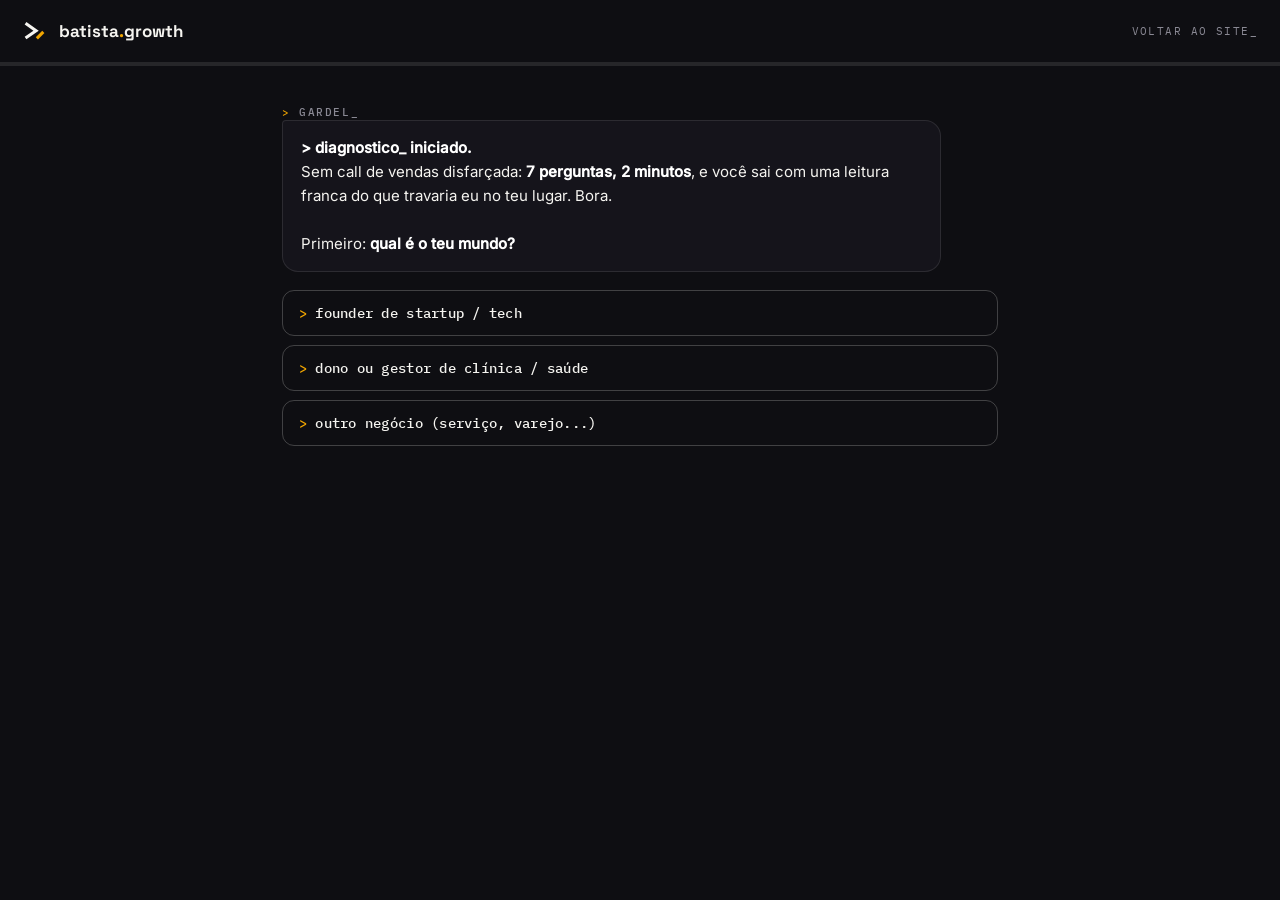
<file: diagnostico/index.html>
<!DOCTYPE html>
<html lang="pt-BR">
<head>
<meta charset="UTF-8">
<meta name="viewport" content="width=device-width, initial-scale=1.0">
<title>Diagnóstico · batista.growth</title>
<meta name="description" content="6 perguntas, 2 minutos, uma leitura franca da tua operação. Sem call de vendas disfarçada.">
<meta property="og:title" content="Roda o diagnóstico · batista.growth">
<meta property="og:description" content="6 perguntas, 2 minutos, uma leitura franca da tua operação.">
<meta property="og:image" content="https://gardelbatista.com.br/assets/og-image.png">
<meta name="theme-color" content="#0E0E12">
<link rel="icon" href="../favicon.ico" sizes="48x48">
<link rel="apple-touch-icon" href="../apple-touch-icon-180.png">
<style>
@font-face{font-family:'SpaceG';src:url('../assets/fonts/space-grotesk-v22-latin-700.ttf');font-weight:700;font-display:swap}
@font-face{font-family:'SpaceG';src:url('../assets/fonts/space-grotesk-v22-latin-500.ttf');font-weight:500;font-display:swap}
@font-face{font-family:'Inter';src:url('../assets/fonts/inter-v20-latin-regular.ttf');font-weight:400;font-display:swap}
@font-face{font-family:'Inter';src:url('../assets/fonts/inter-v20-latin-500.ttf');font-weight:500;font-display:swap}
@font-face{font-family:'Plex';src:url('../assets/fonts/ibm-plex-mono-v20-latin-regular.ttf');font-weight:400;font-display:swap}
@font-face{font-family:'Plex';src:url('../assets/fonts/ibm-plex-mono-v20-latin-500.ttf');font-weight:500;font-display:swap}
@font-face{font-family:'Plex';src:url('../assets/fonts/ibm-plex-mono-v20-latin-600.ttf');font-weight:600;font-display:swap}
:root{--porcelana:#F5F4F0;--ink:#0E0E12;--panel:#15141B;--grafite:#8A8994;--cobalto:#7A8CFF;--amber:#F0A500;--hair:rgba(245,244,240,.1);
--disp:'SpaceG',Arial,sans-serif;--mono:'Plex',Consolas,monospace;--body:'Inter',Arial,sans-serif}
*{box-sizing:border-box;margin:0;padding:0}
body{background:var(--ink);color:var(--porcelana);font-family:var(--body);min-height:100svh;display:flex;flex-direction:column}
::selection{background:var(--amber);color:var(--ink)}
a{color:inherit}

.top{display:flex;align-items:center;justify-content:space-between;padding:18px 22px;border-bottom:1px solid var(--hair)}
.top .lock{display:flex;align-items:center;gap:11px;text-decoration:none}
.top .lock img{height:26px}
.top .lock b{font-family:var(--disp);font-weight:700;font-size:17px}
.top .lock b i{font-style:normal;color:var(--amber)}
.top .sair{font-family:var(--mono);font-size:11px;letter-spacing:.13em;color:var(--grafite);text-decoration:none;text-transform:uppercase}
.top .sair:hover{color:var(--porcelana)}

#prog{height:3px;background:var(--hair)}
#prog i{display:block;height:100%;background:var(--amber);width:0;transition:width .5s cubic-bezier(.2,.7,.2,1)}

.term{flex:1;width:100%;max-width:760px;margin:0 auto;padding:34px 22px 130px;display:flex;flex-direction:column;gap:18px}
.msg{max-width:92%;opacity:0;transform:translateY(10px);transition:all .45s}
.msg.in{opacity:1;transform:none}
.msg .quem{font-family:var(--mono);font-weight:500;font-size:10.5px;letter-spacing:.15em;color:var(--grafite);text-transform:uppercase;margin-bottom:7px}
.msg .quem .p{color:var(--amber)}
.msg .bolha{background:var(--panel);border:1px solid var(--hair);border-radius:4px 16px 16px 16px;padding:15px 18px;font-size:15px;line-height:1.6}
.msg .bolha b{color:#fff}
.msg .bolha .cb{color:var(--cobalto)}
.msg.eu{align-self:flex-end}
.msg.eu .quem{text-align:right}
.msg.eu .bolha{background:var(--amber);color:var(--ink);border:0;border-radius:16px 4px 16px 16px;font-weight:500}
.digitando{font-family:var(--mono);font-size:13px;color:var(--grafite)}
.digitando i{display:inline-block;width:8px;height:14px;background:var(--amber);vertical-align:middle;animation:blink 1s steps(1) infinite}
@keyframes blink{50%{opacity:0}}

.opts{display:flex;flex-direction:column;gap:9px;opacity:0;transform:translateY(10px);transition:all .45s}
.opts.in{opacity:1;transform:none}
.opts button{font-family:var(--mono);font-weight:500;font-size:13.5px;text-align:left;letter-spacing:.02em;background:transparent;color:var(--porcelana);border:1.5px solid rgba(245,244,240,.22);border-radius:12px;padding:13px 16px;cursor:pointer;transition:border-color .2s,background .2s,transform .15s}
.opts button:hover{border-color:var(--amber);background:rgba(240,165,0,.07);transform:translateX(3px)}
.opts button .p{color:var(--amber);margin-right:8px}
.opts .inputrow{display:flex;gap:9px}
.opts input{flex:1;font-family:var(--mono);font-size:14px;background:var(--panel);color:var(--porcelana);border:1.5px solid rgba(245,244,240,.22);border-radius:12px;padding:13px 16px;outline:none}
.opts input:focus{border-color:var(--amber)}
.opts .go{font-family:var(--disp);font-weight:700;font-size:14px;background:var(--amber);color:var(--ink);border:0;border-radius:12px;padding:0 22px;cursor:pointer}

.resultado{background:var(--panel);border:1px solid var(--hair);border-radius:18px;padding:24px;opacity:0;transform:translateY(12px);transition:all .5s}
.resultado.in{opacity:1;transform:none}
.resultado .k{font-family:var(--mono);font-weight:500;font-size:11px;letter-spacing:.15em;color:var(--amber);text-transform:uppercase}
.resultado h2{font-family:var(--disp);font-weight:700;font-size:clamp(22px,4.5vw,28px);line-height:1.2;margin-top:12px}
.resultado h2 .dot{color:var(--amber)}
.resultado p{font-size:14.5px;line-height:1.65;color:#B9B8C2;margin-top:12px}
.resultado .rec{margin-top:16px;font-family:var(--mono);font-size:13px;line-height:2;color:#B9B8C2}
.resultado .rec b{color:var(--porcelana);font-weight:600}
.resultado .rec .ok{color:var(--amber)}
.resultado .cta{display:inline-flex;align-items:center;gap:10px;margin-top:20px;font-family:var(--disp);font-weight:700;font-size:16.5px;background:var(--amber);color:var(--ink);padding:16px 26px;border-radius:13px;text-decoration:none;box-shadow:0 8px 26px rgba(240,165,0,.3)}
.resultado .cta:hover{box-shadow:0 12px 34px rgba(240,165,0,.45)}
.resultado .micro{font-family:var(--mono);font-size:11px;letter-spacing:.12em;color:var(--grafite);margin-top:14px;text-transform:uppercase}

@media(max-width:760px){
  .term{padding:26px 16px 110px}
  .msg{max-width:100%}
  .opts button{font-size:12.5px}
}
@media(prefers-reduced-motion:reduce){*{transition-duration:.01ms!important;animation-duration:.01ms!important}}
</style>
</head>
<body>

<div class="top">
  <a class="lock" href="../" target="_top"><img src="../assets/simbolo-prompt-branco.svg" alt=""><b>batista<i>.</i>growth</b></a>
  <a class="sair" href="../" target="_top">voltar ao site_</a>
</div>
<div id="prog"><i></i></div>

<div class="term" id="term"></div>

<script>
/* ── CONFIG: número do WhatsApp do Gardel (só dígitos, com 55). Vazio = cai no direct do IG ── */
const WHATS = '';
const IG_DIRECT = 'https://ig.me/m/batista.growth';

/* ── Backend: mesmo Supabase do gardelbatista.com.br (infra espelhada do diagnóstico MyDose) ── */
const SB_URL = 'https://vdkxffydbkuhjszmlamd.supabase.co';
const SB_KEY = 'eyJhbGciOiJIUzI1NiIsInR5cCI6IkpXVCJ9.eyJpc3MiOiJzdXBhYmFzZSIsInJlZiI6InZka3hmZnlkYmt1aGpzem1sYW1kIiwicm9sZSI6ImFub24iLCJpYXQiOjE3Njk3MjI5OTcsImV4cCI6MjA4NTI5ODk5N30.9TOXl94Vednst5RnkCXfx2sdUbQpNlzuPMGNpv8POP8';
const ABANDONO_MIN = 5;

const R = {}; // respostas
const term = document.getElementById('term');
const prog = document.querySelector('#prog i');
const TOTAL = 7;
let passo = 0;

const SESSION_ID = (crypto.randomUUID ? crypto.randomUUID() : String(Math.random()).slice(2));
const LEAD_ID = crypto.randomUUID ? crypto.randomUUID() : null;
let leadSalvo = false, passoAtual = 'inicio';
const DEMO = location.hash === '#demo';

function sbHeaders(){ return {'Content-Type':'application/json','apikey':SB_KEY,'Authorization':'Bearer '+SB_KEY,'Prefer':'return=minimal'}; }
function logEvent(event, step){
  if(DEMO) return;
  try{ fetch(SB_URL+'/rest/v1/batista_diagnostico_events', {method:'POST',headers:sbHeaders(),keepalive:true,
    body: JSON.stringify({session_id:SESSION_ID, event, step:step||passoAtual})}).catch(()=>{}); }catch(e){}
}
function leadPayload(incompleto){
  return {id:LEAD_ID, nome:R.nome||null, whatsapp:R.whats||null, perfil:R.perfil||null,
    faturamento:R.fat||null, gargalo:R.gargalo||null, tentou:R.tentou||null, urgencia:R.urg||null,
    incompleto:!!incompleto, passo:passoAtual};
}
function saveLead(){
  if(DEMO) return;
  if(leadSalvo){ // parcial já gravado: completa no MESMO id
    try{ fetch(SB_URL+'/rest/v1/rpc/batista_diagnostico_lead_complete', {method:'POST',headers:sbHeaders(),keepalive:true,
      body: JSON.stringify({p_id:LEAD_ID,p_nome:R.nome||null,p_whatsapp:R.whats||null,p_perfil:R.perfil||null,
        p_faturamento:R.fat||null,p_gargalo:R.gargalo||null,p_tentou:R.tentou||null,p_urgencia:R.urg||null})}).catch(()=>{}); }catch(e){}
    return;
  }
  leadSalvo = true;
  try{ fetch(SB_URL+'/rest/v1/batista_diagnostico_leads', {method:'POST',headers:sbHeaders(),keepalive:true,
    body: JSON.stringify(leadPayload(false))}).catch(()=>{}); }catch(e){}
}
/* lead incompleto: com nome+whats dados e sem finalizar, dispara na inatividade ou na saída */
let abandonoTimer = null;
function armaAbandono(){
  clearTimeout(abandonoTimer);
  if(leadSalvo || !R.whats) return;
  abandonoTimer = setTimeout(()=>salvaIncompleto('inatividade'), ABANDONO_MIN*60*1000);
}
function salvaIncompleto(motivo){
  if(leadSalvo || !R.whats) return;
  leadSalvo = true;
  const url = SB_URL+'/rest/v1/batista_diagnostico_leads?apikey='+SB_KEY;
  const body = JSON.stringify(leadPayload(true));
  try{
    if(navigator.sendBeacon){ navigator.sendBeacon(url, new Blob([body],{type:'application/json'})); }
    else{ fetch(url,{method:'POST',headers:sbHeaders(),keepalive:true,body}).catch(()=>{}); }
    logEvent('lead_incompleto', motivo);
  }catch(e){}
}
addEventListener('pagehide', ()=>salvaIncompleto('saida'));
document.addEventListener('visibilitychange', ()=>{ if(document.visibilityState==='hidden') salvaIncompleto('saida'); });

function scrollFim(){ requestAnimationFrame(()=>window.scrollTo({top:document.body.scrollHeight,behavior:'smooth'})); }

function bot(html, cb){
  const t = document.createElement('div');
  t.className = 'msg digitando'; t.innerHTML = '<span class="quem"><span class="p">&gt;</span> gardel_</span><div class="bolha"><i></i></div>';
  term.appendChild(t); requestAnimationFrame(()=>t.classList.add('in')); scrollFim();
  setTimeout(()=>{
    t.classList.remove('digitando');
    t.querySelector('.bolha').innerHTML = html;
    scrollFim(); if(cb) cb();
  }, 620);
}
function eu(txt){
  const m = document.createElement('div');
  m.className = 'msg eu'; m.innerHTML = '<div class="quem">você_</div><div class="bolha"></div>';
  m.querySelector('.bolha').textContent = txt;
  term.appendChild(m); requestAnimationFrame(()=>m.classList.add('in')); scrollFim();
  armaAbandono();
}
function marcaPasso(p){ passoAtual = p; logEvent('step', p); }
function opcoes(lista, onPick){
  const o = document.createElement('div'); o.className = 'opts';
  lista.forEach(([label,val])=>{
    const b = document.createElement('button');
    b.innerHTML = '<span class="p">&gt;</span>' + label;
    b.onclick = ()=>{ o.remove(); eu(label); onPick(val ?? label); };
    o.appendChild(b);
  });
  term.appendChild(o); requestAnimationFrame(()=>o.classList.add('in')); scrollFim();
}
function inputTexto(placeholder, onOk){
  const o = document.createElement('div'); o.className = 'opts';
  o.innerHTML = '<div class="inputrow"><input type="text" placeholder="'+placeholder+'" maxlength="60"><button class="go">enviar</button></div>';
  const inp = o.querySelector('input');
  const enviar = ()=>{ const v = inp.value.trim(); if(!v) return; o.remove(); eu(v); onOk(v); };
  o.querySelector('.go').onclick = enviar;
  inp.addEventListener('keydown', e=>{ if(e.key==='Enter') enviar(); });
  term.appendChild(o); requestAnimationFrame(()=>{o.classList.add('in'); inp.focus();}); scrollFim();
}
function avanca(){ passo++; prog.style.width = (passo/TOTAL*100)+'%'; }

/* ── FLUXO ── */
function q1(){
  marcaPasso('mundo');
  bot('<b>&gt; diagnostico_ iniciado.</b><br>Sem call de vendas disfarçada: <b>7 perguntas, 2 minutos</b>, e você sai com uma leitura franca do que travaria eu no teu lugar. Bora. <br><br>Primeiro: <b>qual é o teu mundo?</b>', ()=>{
    opcoes([
      ['founder de startup / tech','founder'],
      ['dono ou gestor de clínica / saúde','clinica'],
      ['outro negócio (serviço, varejo...)','outro'],
    ], v=>{ R.perfil = v; avanca(); q2(); });
  });
}
function q2(){
  marcaPasso('nome');
  bot('Anotado. E <b>como eu te chamo?</b>', ()=>{
    inputTexto('teu primeiro nome_', v=>{ R.nome = v.split(' ')[0]; avanca(); q3(); });
  });
}
function q3(){
  marcaPasso('faturamento');
  bot('Prazer, <b>'+R.nome+'</b>. Faixa de <b>faturamento mensal</b> hoje? (isso muda completamente a receita)', ()=>{
    opcoes([
      ['até R$ 30 mil','até 30k'],
      ['R$ 30 a 100 mil','30-100k'],
      ['R$ 100 a 500 mil','100-500k'],
      ['acima de R$ 500 mil','500k+'],
    ], v=>{ R.fat = v; avanca(); q4(); });
  });
}
function q4(){
  marcaPasso('gargalo');
  bot('Agora o ponto central. <b>Onde a operação trava mais hoje?</b>', ()=>{
    opcoes([
      ['chega pouco lead qualificado','leads'],
      ['lead chega e esfria (follow-up falha)','followup'],
      ['decido no achismo, sem número confiável','numeros'],
      ['tudo depende de mim, nada roda sozinho','dependencia'],
      ['quero IA na operação e não sei por onde começar','ia'],
    ], v=>{ R.gargalo = v; avanca(); q5(); });
  });
}
function q5(){
  marcaPasso('tentou');
  bot('E o que você <b>já tentou</b> pra resolver isso?', ()=>{
    opcoes([
      ['tráfego pago / agência','agência'],
      ['contratei vendedor / SDR','vendedor'],
      ['CRM ou ferramenta que ninguém usa','crm parado'],
      ['nada estruturado ainda','nada ainda'],
    ], v=>{ R.tentou = v; avanca(); q6(); });
  });
}
function q6(){
  marcaPasso('urgencia');
  bot('Quase lá. <b>Urgência real</b> disso aí?', ()=>{
    opcoes([
      ['pra ontem, está custando caro','pra ontem'],
      ['quero resolver nos próximos 3 meses','3 meses'],
      ['explorando por enquanto','explorando'],
    ], v=>{ R.urg = v; avanca(); q7(); });
  });
}
function q7(){
  marcaPasso('whatsapp');
  bot('Última: teu <b>WhatsApp com DDD</b>, pra eu te mandar a leitura completa (e nada de spam, palavra).', ()=>{
    const o = document.createElement('div'); o.className = 'opts';
    o.innerHTML = '<div class="inputrow"><input type="tel" placeholder="(48) 99999-9999_" maxlength="16"><button class="go">enviar</button></div>';
    const inp = o.querySelector('input');
    inp.addEventListener('input', ()=>{
      let d = inp.value.replace(/\D/g,'').slice(0,11);
      inp.value = d.length>7 ? '('+d.slice(0,2)+') '+d.slice(2,7)+'-'+d.slice(7) : d.length>2 ? '('+d.slice(0,2)+') '+d.slice(2) : d;
    });
    const enviar = ()=>{
      const d = inp.value.replace(/\D/g,'');
      if(d.length < 10){ inp.style.borderColor = '#e5484d'; inp.placeholder = 'preciso do número com DDD_'; return; }
      o.remove(); eu(inp.value); R.whats = '55'+d; avanca(); resultado();
    };
    o.querySelector('.go').onclick = enviar;
    inp.addEventListener('keydown', e=>{ if(e.key==='Enter') enviar(); });
    term.appendChild(o); requestAnimationFrame(()=>{o.classList.add('in'); inp.focus();}); scrollFim();
  });
}

const LEITURA = {
  leads:      {t:'Teu problema não é volume, é máquina de aquisição', p:'Antes de comprar mais tráfego: ICP afiado, oferta clara e canal com dono. Volume em cima de funil furado só acelera o desperdício.', rec:['diagnostico_ mapeia o funil e o ICP','sistema.comercial_ monta a máquina de aquisição','ia.operacional_ qualifica o lead que chega']},
  followup:   {t:'Lead esfriando é receita escorrendo pelo ralo', p:'Isso é o gargalo mais barato de resolver: cadência com dono, CRM vivo e follow-up que não depende de memória humana. É exatamente o que eu opero com agente de IA na minha própria operação.', rec:['diagnostico_ audita a cadência atual','ia.operacional_ agente de follow-up que não esquece','sistema.comercial_ processo e dono pra cada etapa']},
  numeros:    {t:'Sem número, toda reunião vira opinião contra opinião', p:'Um dashboard comercial simples, com 5 números confiáveis chegando todo dia, muda o nível das tuas decisões em 2 semanas. Eu construo isso com IA na frente dos teus dados.', rec:['diagnostico_ define os 5 números que importam','ia.operacional_ relatório diário sem ninguém digitar','conselho_ decisão quinzenal em cima do número']},
  dependencia:{t:'Crescimento que depende de heroísmo é sorte com prazo', p:'A saída é sistema: processo documentado, dono por etapa e o repetitivo rodando em IA. Você volta pro papel de decidir, não de carregar.', rec:['diagnostico_ mapeia o que só você faz hoje','sistema.comercial_ processo com dono e meta','ia.operacional_ o repetitivo sai da tua mesa']},
  ia:         {t:'IA sem gargalo definido vira brinquedo caro', p:'O caminho certo é o inverso do hype: achar o gargalo que mais custa, colocar IA ali primeiro, medir, expandir. Eu faço isso todos os dias na minha operação e nas dos clientes.', rec:['diagnostico_ acha o gargalo que mais paga','ia.operacional_ primeiro agente em produção','conselho_ roadmap de IA trimestre a trimestre']},
};

function resultado(){
  marcaPasso('resultado');
  saveLead();
  logEvent('lead');
  const L = LEITURA[R.gargalo];
  bot('Fechou, '+R.nome+'. Rodei tua leitura preliminar:', ()=>{
    const r = document.createElement('div');
    r.className = 'resultado';
    r.innerHTML = `
      <div class="k">&gt; leitura preliminar · ${R.perfil} · ${R.fat}_</div>
      <h2>${L.t}<span class="dot">.</span></h2>
      <p>${L.p}</p>
      <div class="rec">${L.rec.map(x=>{const i=x.indexOf('_');return '<span class="ok">&gt;</span> <b>'+x.slice(0,i+1)+'</b>'+x.slice(i+1)}).join('<br>')}</div>
      <a class="cta" id="ctaz" href="#">Continuar no meu WhatsApp <span aria-hidden="true">↗</span></a>
      <div class="micro">a leitura completa eu faço contigo, ao vivo. resposta em até 1 dia útil_</div>`;
    term.appendChild(r); requestAnimationFrame(()=>r.classList.add('in')); scrollFim();
    const msg = 'Rodei o diagnóstico no site. Perfil: '+R.perfil+' · Faturamento: '+R.fat+' · Gargalo: '+R.gargalo+' · Já tentei: '+R.tentou+' · Urgência: '+R.urg+'. Sou '+R.nome+'. Bora continuar?';
    const cta = r.querySelector('#ctaz');
    cta.href = WHATS ? 'https://wa.me/'+WHATS+'?text='+encodeURIComponent(msg) : IG_DIRECT;
    cta.target = '_blank'; cta.rel = 'noopener';
    cta.addEventListener('click', ()=>logEvent('whats_click'));
  });
}

/* #demo pula pro resultado SEM gravar lead (validação/teste de copy) */
if(location.hash === '#demo'){
  Object.assign(R, {perfil:'clinica', nome:'Gardel', fat:'30-100k', gargalo:'followup', tentou:'crm parado', urg:'pra ontem'});
  leadSalvo = true; // trava o saveLead: demo nunca grava no banco
  passo = TOTAL; prog.style.width = '100%';
  resultado();
}else{
  logEvent('view','inicio');
  q1();
}
</script>
</body>
</html>
</file>
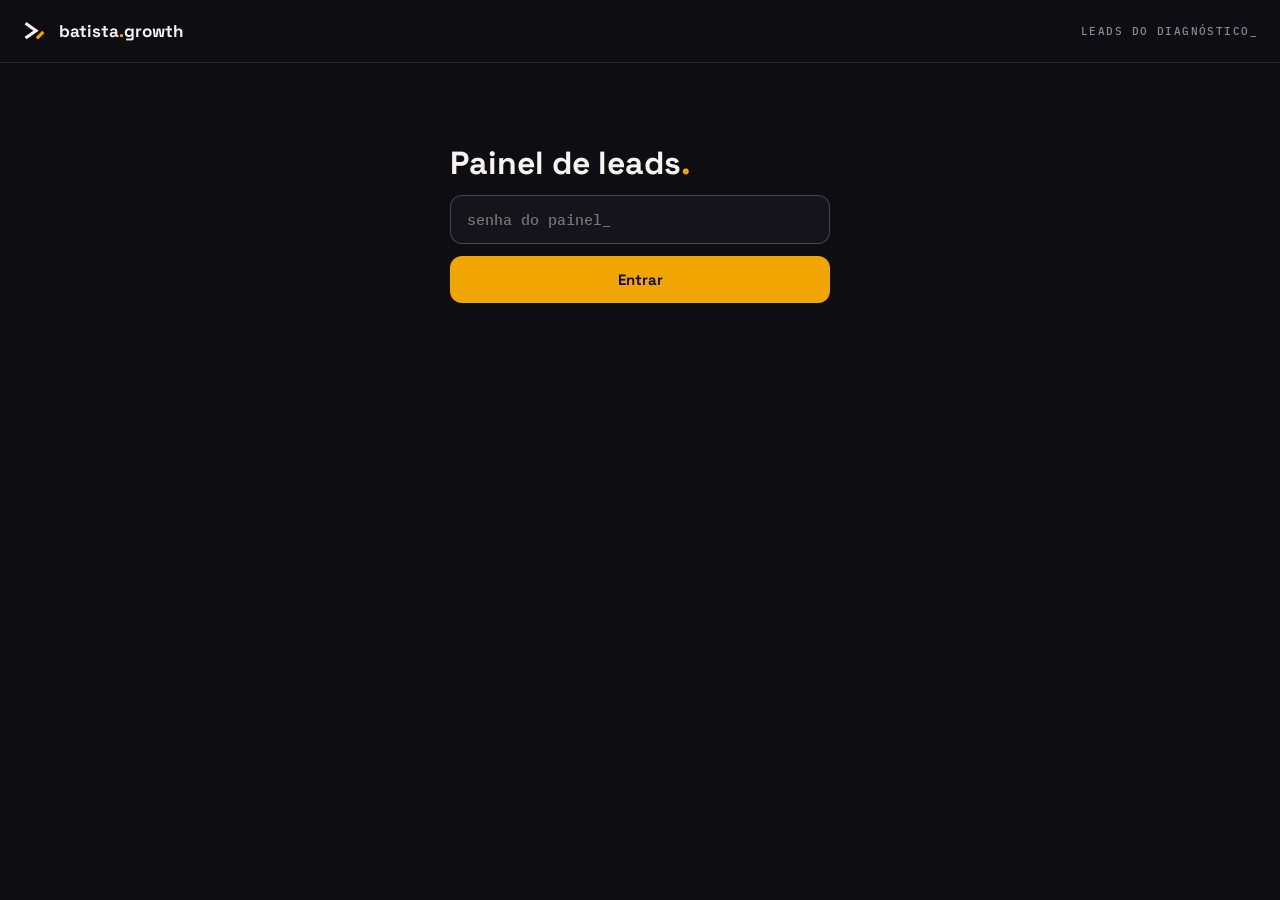
<file: diagnostico/admin/index.html>
<!DOCTYPE html>
<html lang="pt-BR">
<head>
<meta charset="UTF-8">
<meta name="viewport" content="width=device-width, initial-scale=1.0">
<title>Leads do diagnóstico · batista.growth</title>
<meta name="robots" content="noindex,nofollow">
<link rel="icon" href="../../favicon.ico" sizes="48x48">
<style>
@font-face{font-family:'SpaceG';src:url('../../assets/fonts/space-grotesk-v22-latin-700.ttf');font-weight:700;font-display:swap}
@font-face{font-family:'Inter';src:url('../../assets/fonts/inter-v20-latin-regular.ttf');font-weight:400;font-display:swap}
@font-face{font-family:'Inter';src:url('../../assets/fonts/inter-v20-latin-500.ttf');font-weight:500;font-display:swap}
@font-face{font-family:'Plex';src:url('../../assets/fonts/ibm-plex-mono-v20-latin-500.ttf');font-weight:500;font-display:swap}
:root{--porcelana:#F5F4F0;--ink:#0E0E12;--panel:#15141B;--grafite:#8A8994;--cobalto:#7A8CFF;--amber:#F0A500;--hair:rgba(245,244,240,.1);
--disp:'SpaceG',Arial,sans-serif;--mono:'Plex',Consolas,monospace;--body:'Inter',Arial,sans-serif}
*{box-sizing:border-box;margin:0;padding:0}
body{background:var(--ink);color:var(--porcelana);font-family:var(--body);min-height:100svh}
a{color:inherit}
.top{display:flex;align-items:center;justify-content:space-between;padding:18px 22px;border-bottom:1px solid var(--hair)}
.top .lock{display:flex;align-items:center;gap:11px;text-decoration:none}
.top .lock img{height:26px}
.top .lock b{font-family:var(--disp);font-weight:700;font-size:17px}
.top .lock b i{font-style:normal;color:var(--amber)}
.top .k{font-family:var(--mono);font-size:11px;letter-spacing:.13em;color:var(--grafite);text-transform:uppercase}
.wrap{max-width:1080px;margin:0 auto;padding:30px 22px 80px}
h1{font-family:var(--disp);font-weight:700;font-size:clamp(24px,4vw,32px)}
h1 .dot{color:var(--amber)}
.login{max-width:380px;margin:80px auto;display:flex;flex-direction:column;gap:12px}
.login input{font-family:var(--mono);font-size:15px;background:var(--panel);color:var(--porcelana);border:1.5px solid rgba(245,244,240,.22);border-radius:12px;padding:14px 16px;outline:none}
.login input:focus{border-color:var(--amber)}
.login button{font-family:var(--disp);font-weight:700;font-size:15px;background:var(--amber);color:var(--ink);border:0;border-radius:12px;padding:14px;cursor:pointer}
.login .erro{font-family:var(--mono);font-size:12px;color:#e5484d;display:none}
.filtros{display:flex;gap:8px;margin:22px 0}
.filtros button{font-family:var(--mono);font-size:12px;letter-spacing:.08em;background:transparent;color:var(--grafite);border:1.5px solid rgba(245,244,240,.18);border-radius:999px;padding:8px 16px;cursor:pointer}
.filtros button.on{background:var(--amber);color:var(--ink);border-color:var(--amber);font-weight:600}
.cards{display:grid;grid-template-columns:repeat(auto-fit,minmax(150px,1fr));gap:12px;margin-bottom:26px}
.card{background:var(--panel);border:1px solid var(--hair);border-radius:14px;padding:16px 18px}
.card .n{font-family:var(--disp);font-weight:700;font-size:30px}
.card .n.am{color:var(--amber)}
.card .l{font-family:var(--mono);font-size:10.5px;letter-spacing:.12em;color:var(--grafite);text-transform:uppercase;margin-top:4px}
.tblwrap{overflow-x:auto;border:1px solid var(--hair);border-radius:14px}
table{width:100%;border-collapse:collapse;font-size:13.5px;min-width:900px}
th{font-family:var(--mono);font-size:10.5px;letter-spacing:.12em;color:var(--grafite);text-transform:uppercase;text-align:left;padding:12px 14px;border-bottom:1px solid var(--hair);background:var(--panel)}
td{padding:12px 14px;border-bottom:1px solid var(--hair);vertical-align:top}
tr:last-child td{border-bottom:0}
td .nome{font-weight:500}
td .data{font-family:var(--mono);font-size:11px;color:var(--grafite)}
.badge{font-family:var(--mono);font-size:10px;letter-spacing:.08em;padding:4px 9px;border-radius:999px;text-transform:uppercase;white-space:nowrap}
.badge.ok{background:rgba(240,165,0,.15);color:var(--amber)}
.badge.inc{background:rgba(229,72,77,.15);color:#ff8b8e}
.wa{font-family:var(--mono);font-size:12px;color:var(--cobalto);text-decoration:none;white-space:nowrap}
.wa:hover{text-decoration:underline}
.vazio{padding:50px;text-align:center;font-family:var(--mono);font-size:13px;color:var(--grafite)}
#painel{display:none}
</style>
</head>
<body>
<div class="top">
  <a class="lock" href="../../"><img src="../../assets/simbolo-prompt-branco.svg" alt=""><b>batista<i>.</i>growth</b></a>
  <span class="k">leads do diagnóstico_</span>
</div>

<div class="login" id="login">
  <h1>Painel de leads<span class="dot">.</span></h1>
  <input type="password" id="senha" placeholder="senha do painel_">
  <div class="erro" id="erro">senha incorreta_</div>
  <button id="entrar">Entrar</button>
</div>

<div class="wrap" id="painel">
  <h1>Leads do diagnóstico<span class="dot">.</span></h1>
  <div class="filtros">
    <button data-d="7">7 dias</button>
    <button data-d="30" class="on">30 dias</button>
    <button data-d="0">tudo</button>
  </div>
  <div class="cards" id="cards"></div>
  <div class="tblwrap"><table>
    <thead><tr><th>quando</th><th>lead</th><th>perfil</th><th>faturamento</th><th>gargalo</th><th>já tentou</th><th>urgência</th><th>status</th></tr></thead>
    <tbody id="tbody"></tbody>
  </table></div>
</div>

<script>
const SB_URL = 'https://vdkxffydbkuhjszmlamd.supabase.co';
const SB_KEY = 'eyJhbGciOiJIUzI1NiIsInR5cCI6IkpXVCJ9.eyJpc3MiOiJzdXBhYmFzZSIsInJlZiI6InZka3hmZnlkYmt1aGpzem1sYW1kIiwicm9sZSI6ImFub24iLCJpYXQiOjE3Njk3MjI5OTcsImV4cCI6MjA4NTI5ODk5N30.9TOXl94Vednst5RnkCXfx2sdUbQpNlzuPMGNpv8POP8';
let SENHA = sessionStorage.getItem('batista-diag-admin') || '';
let DIAS = 30;

async function rpc(fn, args){
  const r = await fetch(SB_URL+'/rest/v1/rpc/'+fn, {method:'POST',
    headers:{'Content-Type':'application/json',apikey:SB_KEY,Authorization:'Bearer '+SB_KEY},
    body: JSON.stringify(args)});
  return r.json();
}
const GARGALO = {leads:'poucos leads', followup:'follow-up falha', numeros:'sem números', dependencia:'depende dele', ia:'quer IA'};

async function carrega(){
  const [leads, met] = await Promise.all([
    rpc('batista_diagnostico_admin_leads', {p_senha:SENHA, p_dias:DIAS}),
    rpc('batista_diagnostico_admin_metricas', {p_senha:SENHA, p_dias:DIAS})
  ]);
  if(leads === null){ sair(); return; }
  document.getElementById('cards').innerHTML = `
    <div class="card"><div class="n">${met.visitas}</div><div class="l">visitas</div></div>
    <div class="card"><div class="n am">${met.leads}</div><div class="l">leads completos</div></div>
    <div class="card"><div class="n">${met.incompletos}</div><div class="l">incompletos</div></div>
    <div class="card"><div class="n">${met.whats_clicks}</div><div class="l">cliques whatsapp</div></div>
    <div class="card"><div class="n">${met.visitas ? Math.round((met.leads+met.incompletos)/met.visitas*100)+'%' : '0%'}</div><div class="l">conversão em lead</div></div>`;
  const tb = document.getElementById('tbody');
  if(!leads.length){ tb.innerHTML = '<tr><td colspan="8"><div class="vazio">nenhum lead no período_ (o diagnóstico ainda não foi divulgado?)</div></td></tr>'; return; }
  tb.innerHTML = leads.map(l=>{
    const d = new Date(l.created_at);
    const dt = d.toLocaleDateString('pt-BR',{day:'2-digit',month:'2-digit'})+' '+d.toLocaleTimeString('pt-BR',{hour:'2-digit',minute:'2-digit'});
    const wa = l.whatsapp ? `<a class="wa" href="https://wa.me/${l.whatsapp}?text=${encodeURIComponent('Oi '+(l.nome||'')+', aqui é o Gardel. Vi que você rodou o diagnóstico no meu site. Bora conversar?')}" target="_blank" rel="noopener">${l.whatsapp.replace(/^55/,'')} ↗</a>` : '<span class="data">sem contato</span>';
    return `<tr>
      <td><div class="data">${dt}</div></td>
      <td><div class="nome">${l.nome||'(sem nome)'}</div>${wa}</td>
      <td>${l.perfil||''}</td>
      <td>${l.faturamento||''}</td>
      <td>${GARGALO[l.gargalo]||l.gargalo||''}</td>
      <td>${l.tentou||''}</td>
      <td>${l.urgencia||''}</td>
      <td><span class="badge ${l.incompleto?'inc':'ok'}">${l.incompleto?'parou em: '+(l.passo||'?'):'completo'}</span></td>
    </tr>`;
  }).join('');
}
function entra(){
  const s = document.getElementById('senha').value.trim();
  if(!s) return;
  rpc('batista_diagnostico_admin_ok', {p_senha:s}).then(ok=>{
    if(ok){ SENHA = s; sessionStorage.setItem('batista-diag-admin', s);
      document.getElementById('login').style.display='none';
      document.getElementById('painel').style.display='block'; carrega();
    } else { document.getElementById('erro').style.display='block'; }
  });
}
function sair(){ sessionStorage.removeItem('batista-diag-admin'); location.reload(); }
document.getElementById('entrar').onclick = entra;
document.getElementById('senha').addEventListener('keydown', e=>{ if(e.key==='Enter') entra(); });
document.querySelectorAll('.filtros button').forEach(b=>b.onclick = ()=>{
  document.querySelectorAll('.filtros button').forEach(x=>x.classList.remove('on'));
  b.classList.add('on'); DIAS = +b.dataset.d; carrega();
});
if(SENHA){ document.getElementById('login').style.display='none'; document.getElementById('painel').style.display='block'; carrega(); }
</script>
</body>
</html>
</file>
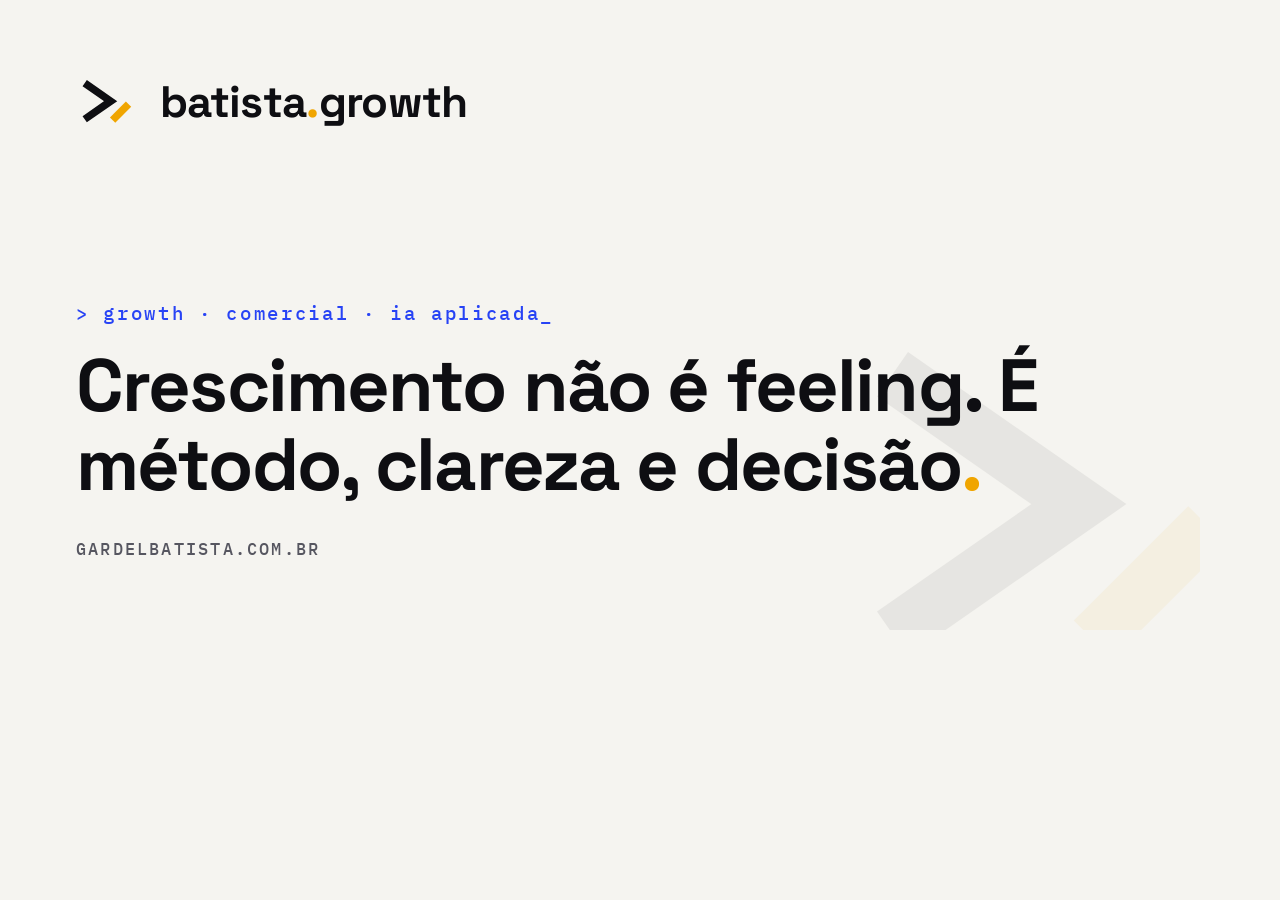
<file: _src/og-image.html>
<!DOCTYPE html>
<html>
<head>
<meta charset="UTF-8">
<style>
  @font-face{font-family:'SpaceG';src:url('../assets/fonts/space-grotesk-v22-latin-700.ttf');font-weight:700}
  @font-face{font-family:'Plex';src:url('../assets/fonts/ibm-plex-mono-v20-latin-500.ttf');font-weight:500}
  *{box-sizing:border-box;margin:0}
  html,body{width:1200px;height:630px;overflow:hidden}
  body{background:#F5F4F0;position:relative;font-family:'SpaceG'}
  .wm{position:absolute;right:-90px;bottom:-110px;width:460px;opacity:.06}
  .box{position:absolute;inset:0;padding:70px 76px;display:flex;flex-direction:column}
  .lock{display:flex;align-items:center;gap:20px}
  .lock img{height:64px}
  .lock b{font-family:'SpaceG';font-weight:700;font-size:44px;letter-spacing:-0.015em;color:#0E0E12}
  .lock b i{font-style:normal;color:#F0A500}
  .kick{font-family:'Plex';font-weight:500;font-size:19px;letter-spacing:.14em;color:#2743F5;margin-top:auto}
  h1{font-family:'SpaceG';font-weight:700;font-size:74px;line-height:1.06;letter-spacing:-0.025em;color:#0E0E12;margin-top:22px;max-width:980px}
  h1 .dot{color:#F0A500}
  .base{font-family:'Plex';font-weight:500;font-size:17px;letter-spacing:.13em;color:#565660;margin-top:34px;text-transform:uppercase}
</style>
</head>
<body>
<img class="wm" src="../assets/simbolo-prompt.svg">
<div class="box">
  <div class="lock"><img src="../assets/simbolo-prompt.svg"><b>batista<i>.</i>growth</b></div>
  <div class="kick">&gt; growth · comercial · ia aplicada_</div>
  <h1>Crescimento não é feeling. É método, clareza e decisão<span class="dot">.</span></h1>
  <div class="base">gardelbatista.com.br</div>
</div>
</body>
</html>
</file>
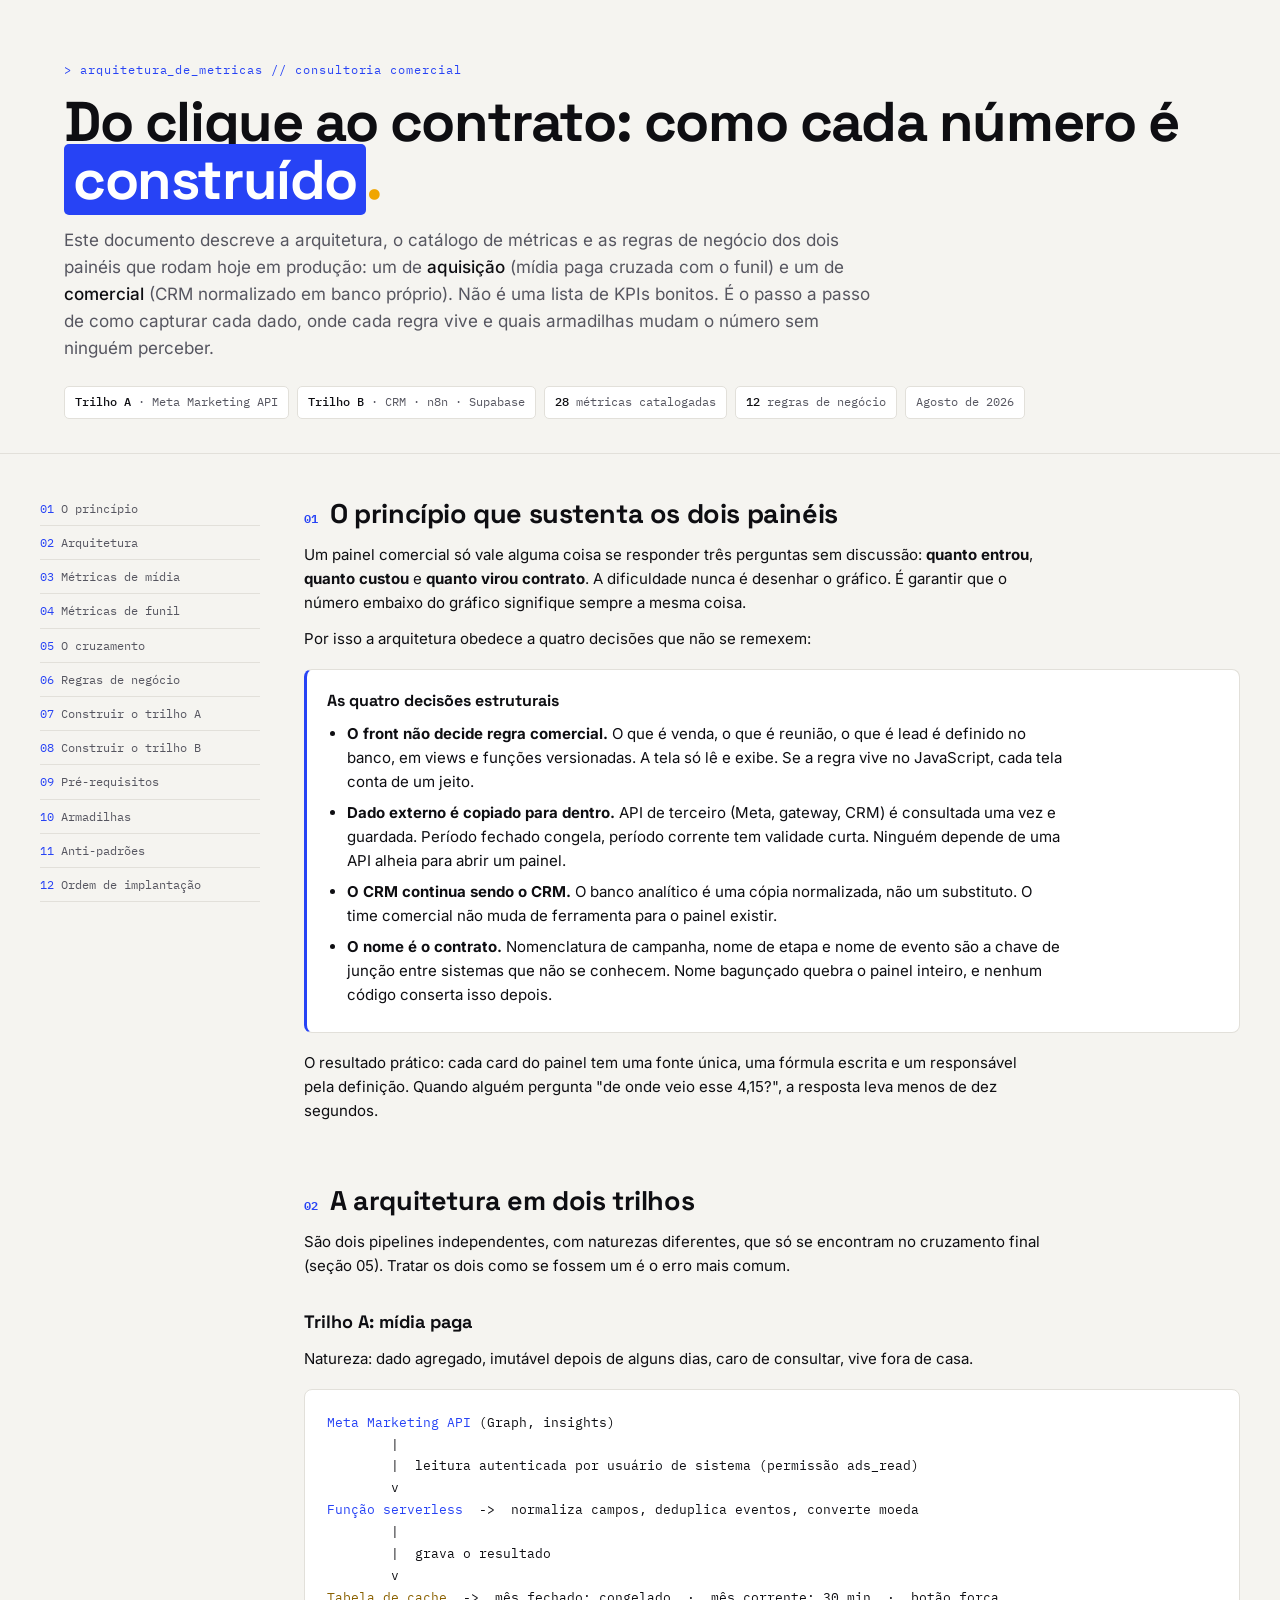
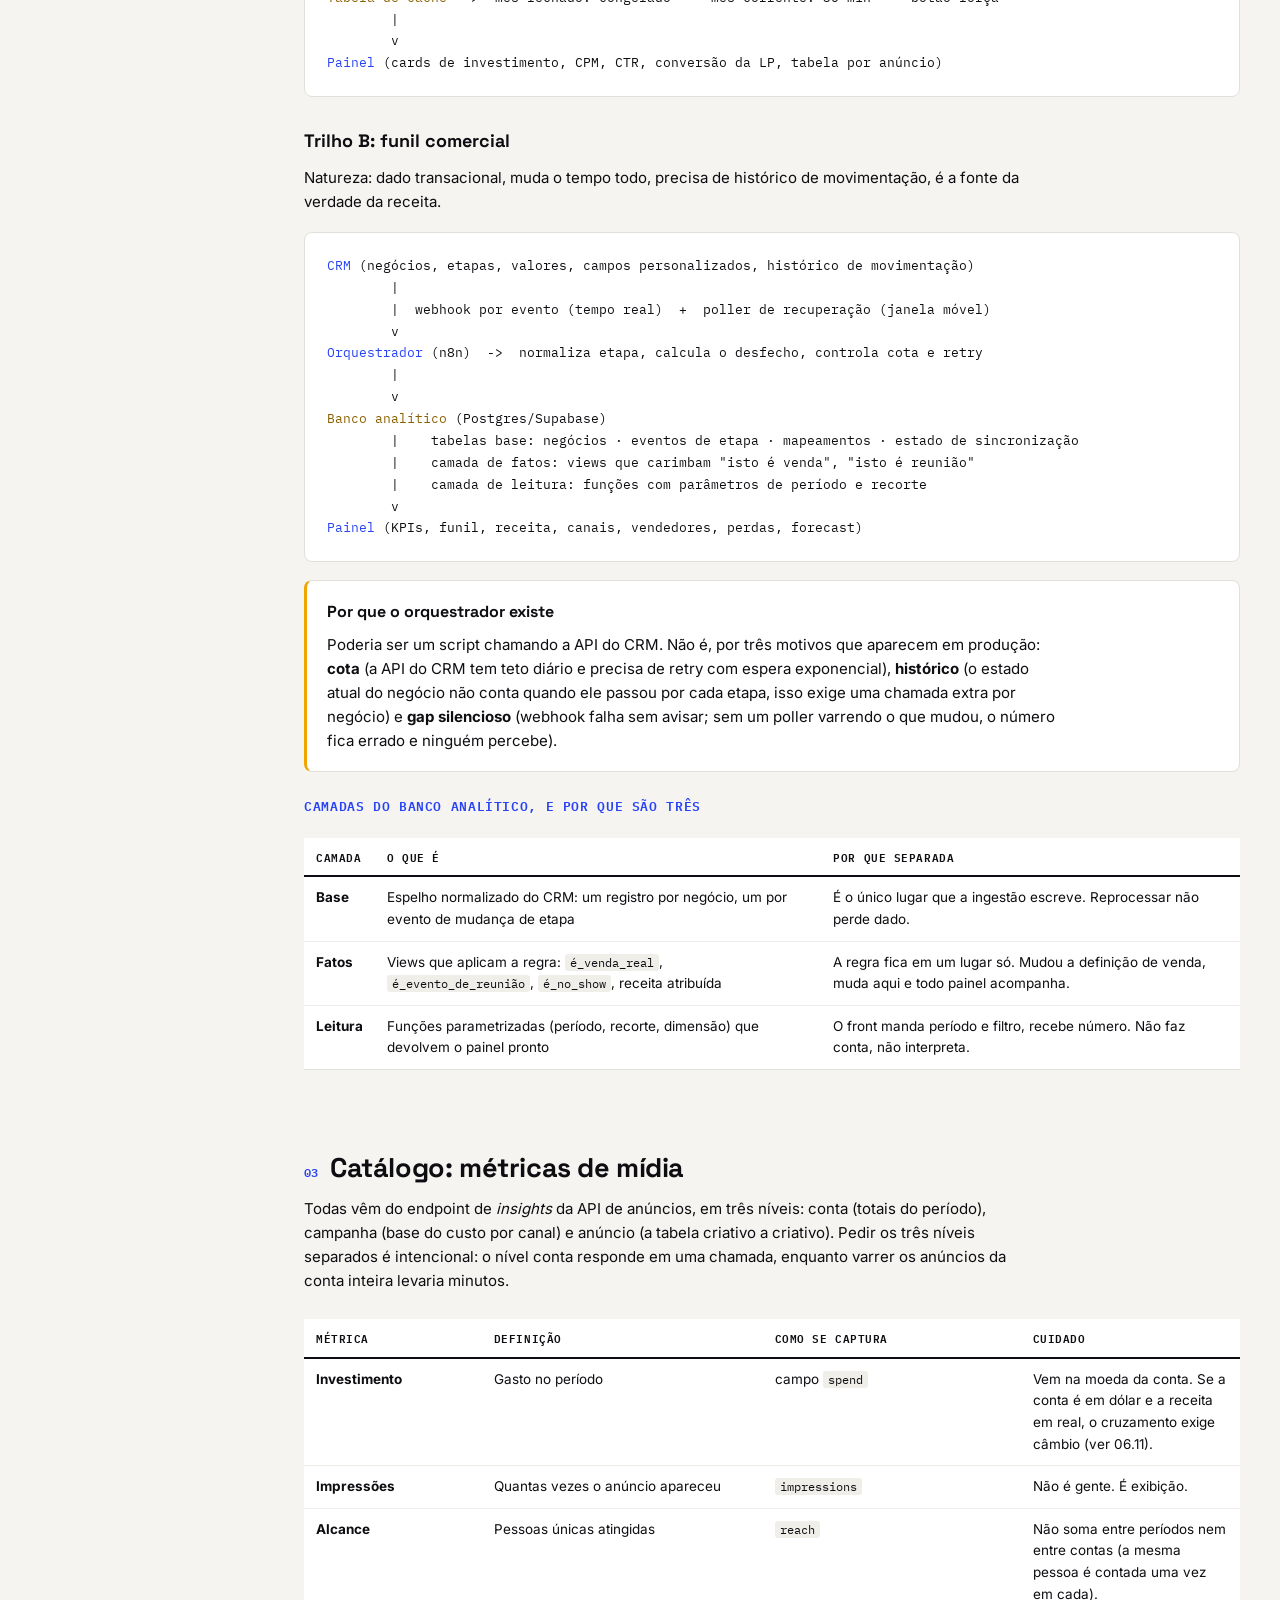
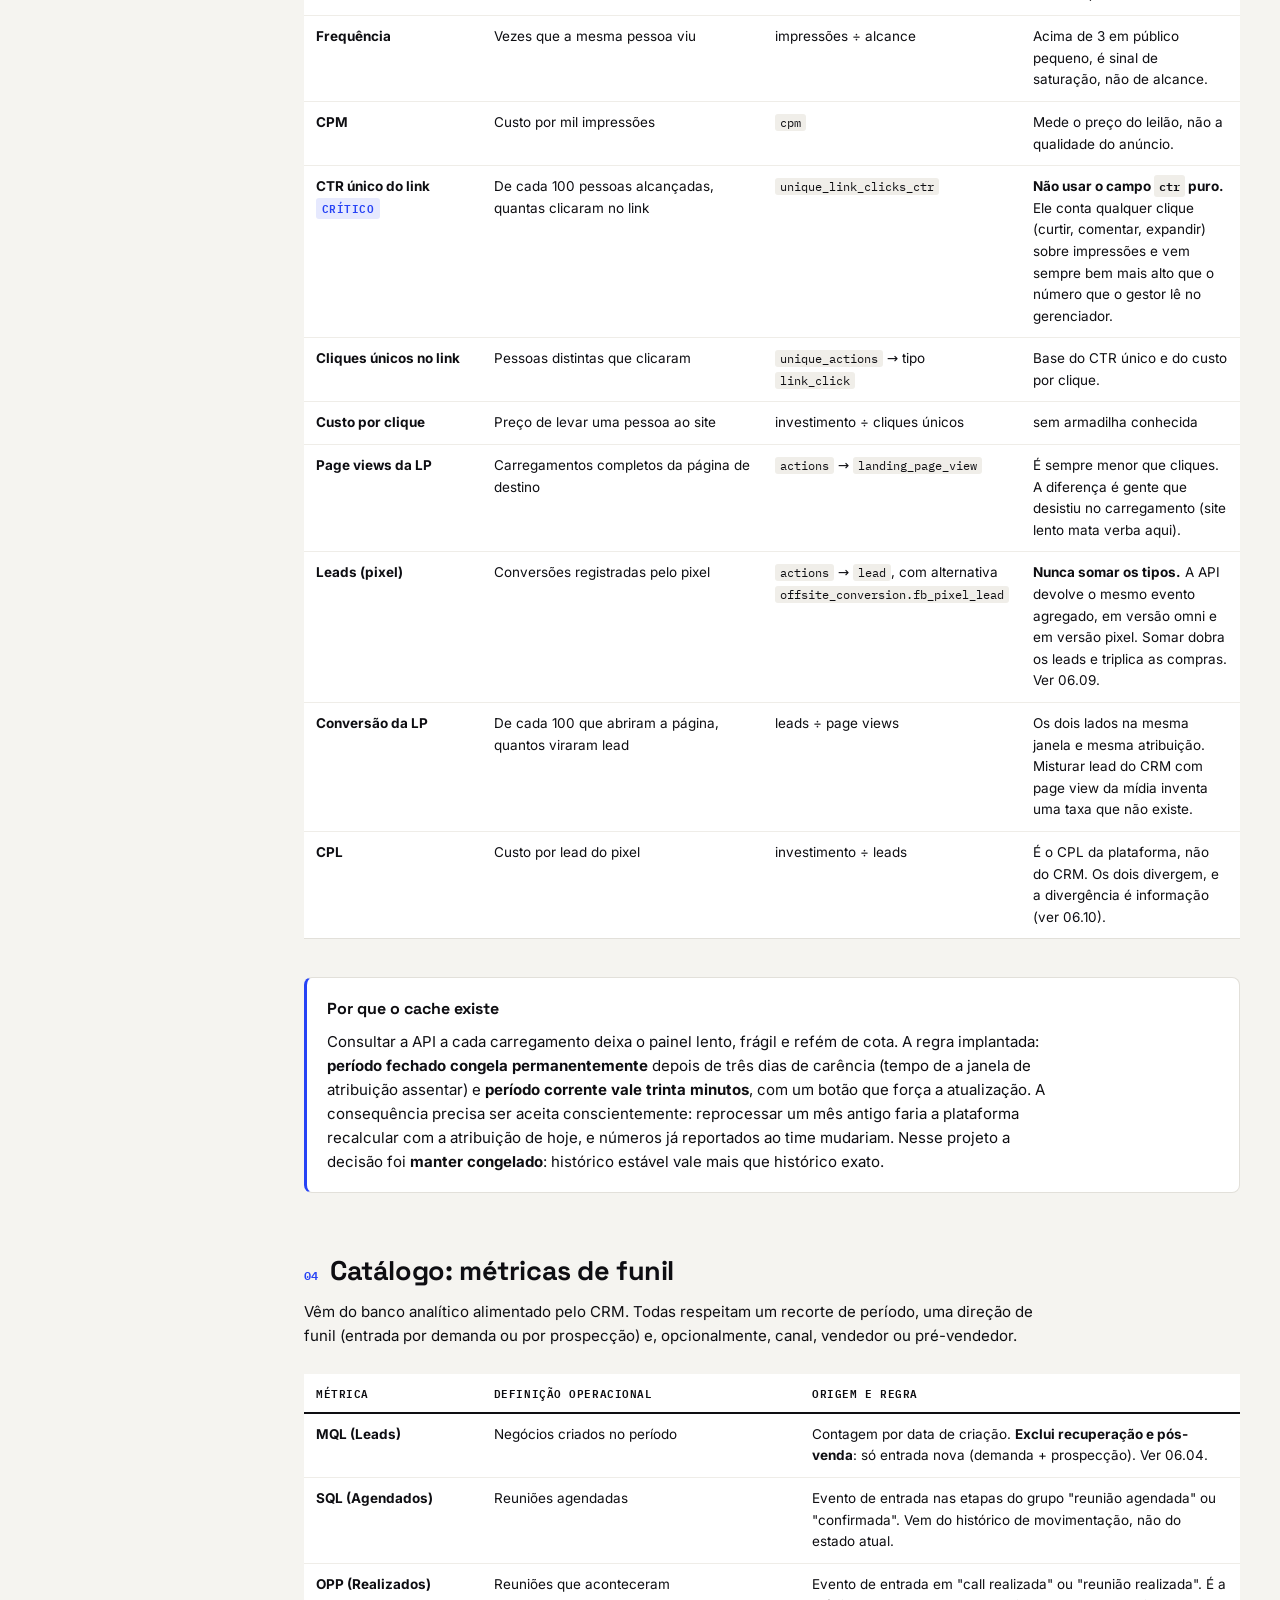
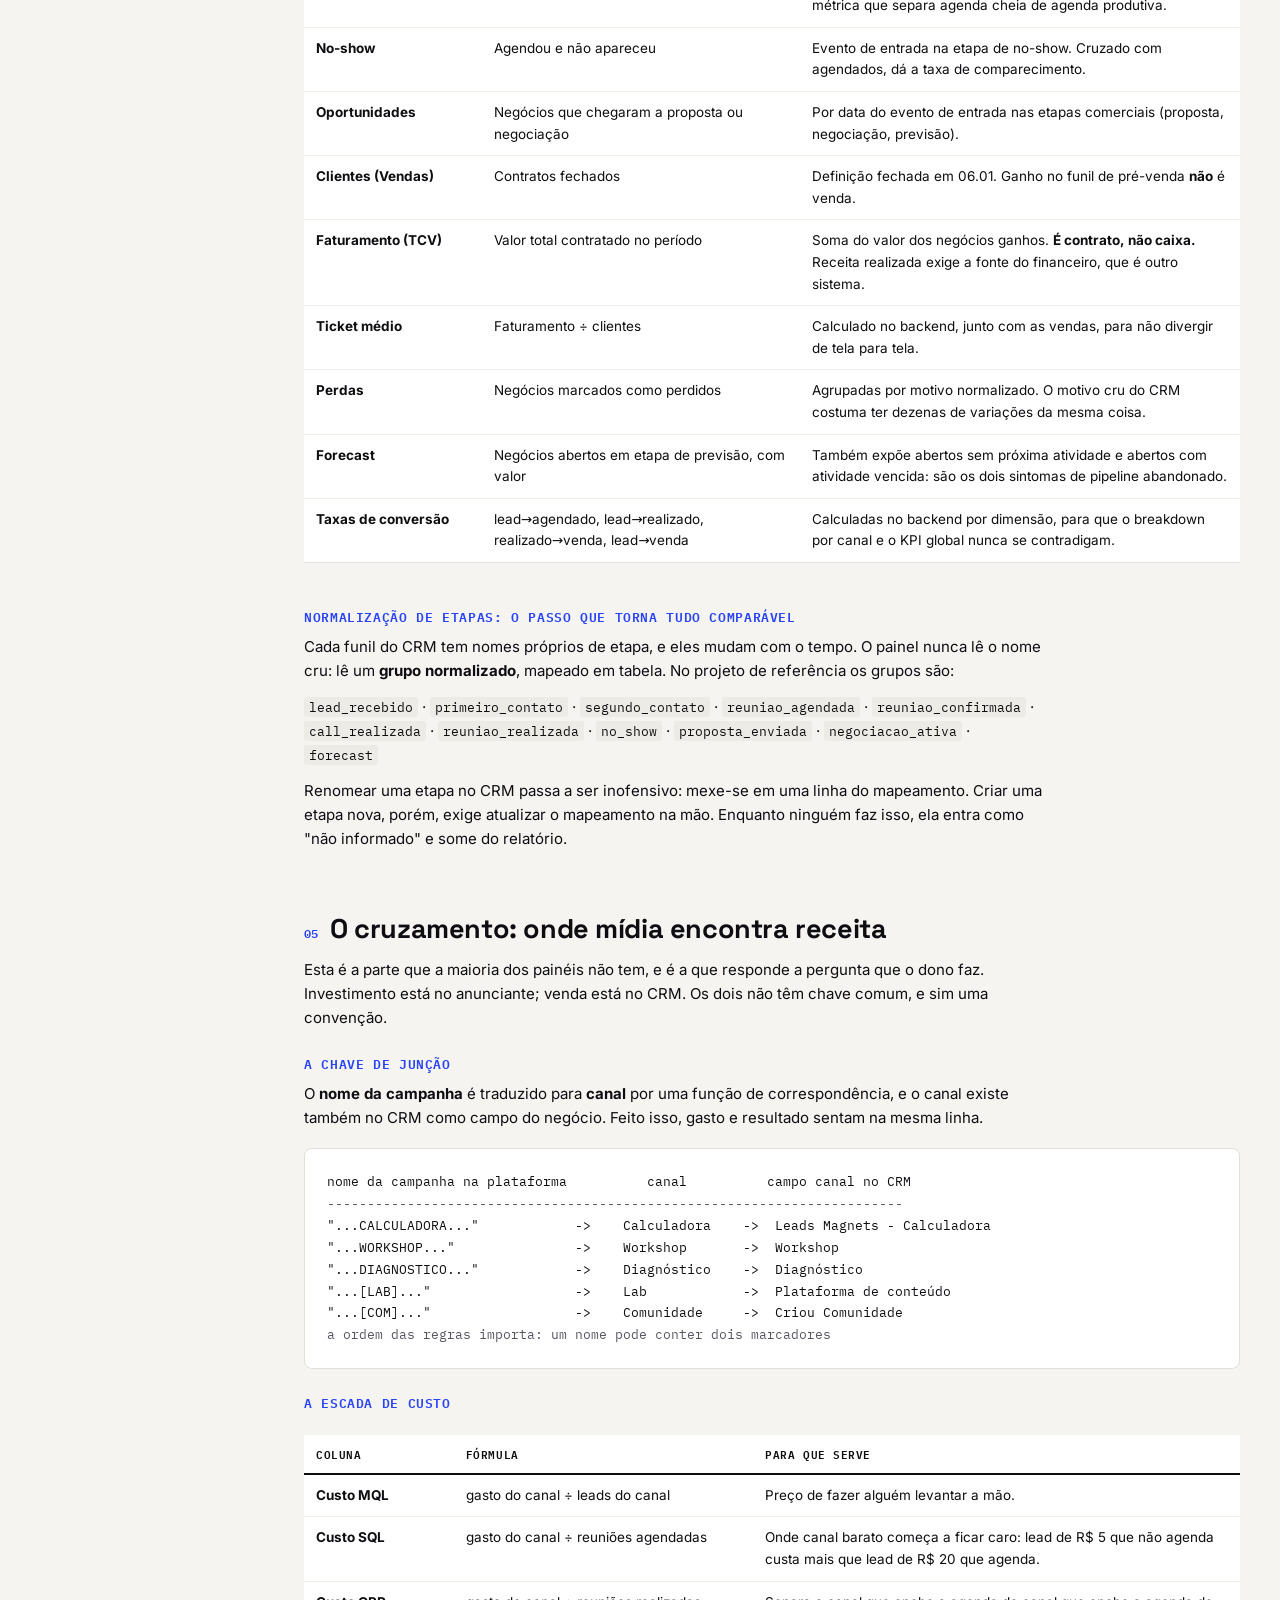
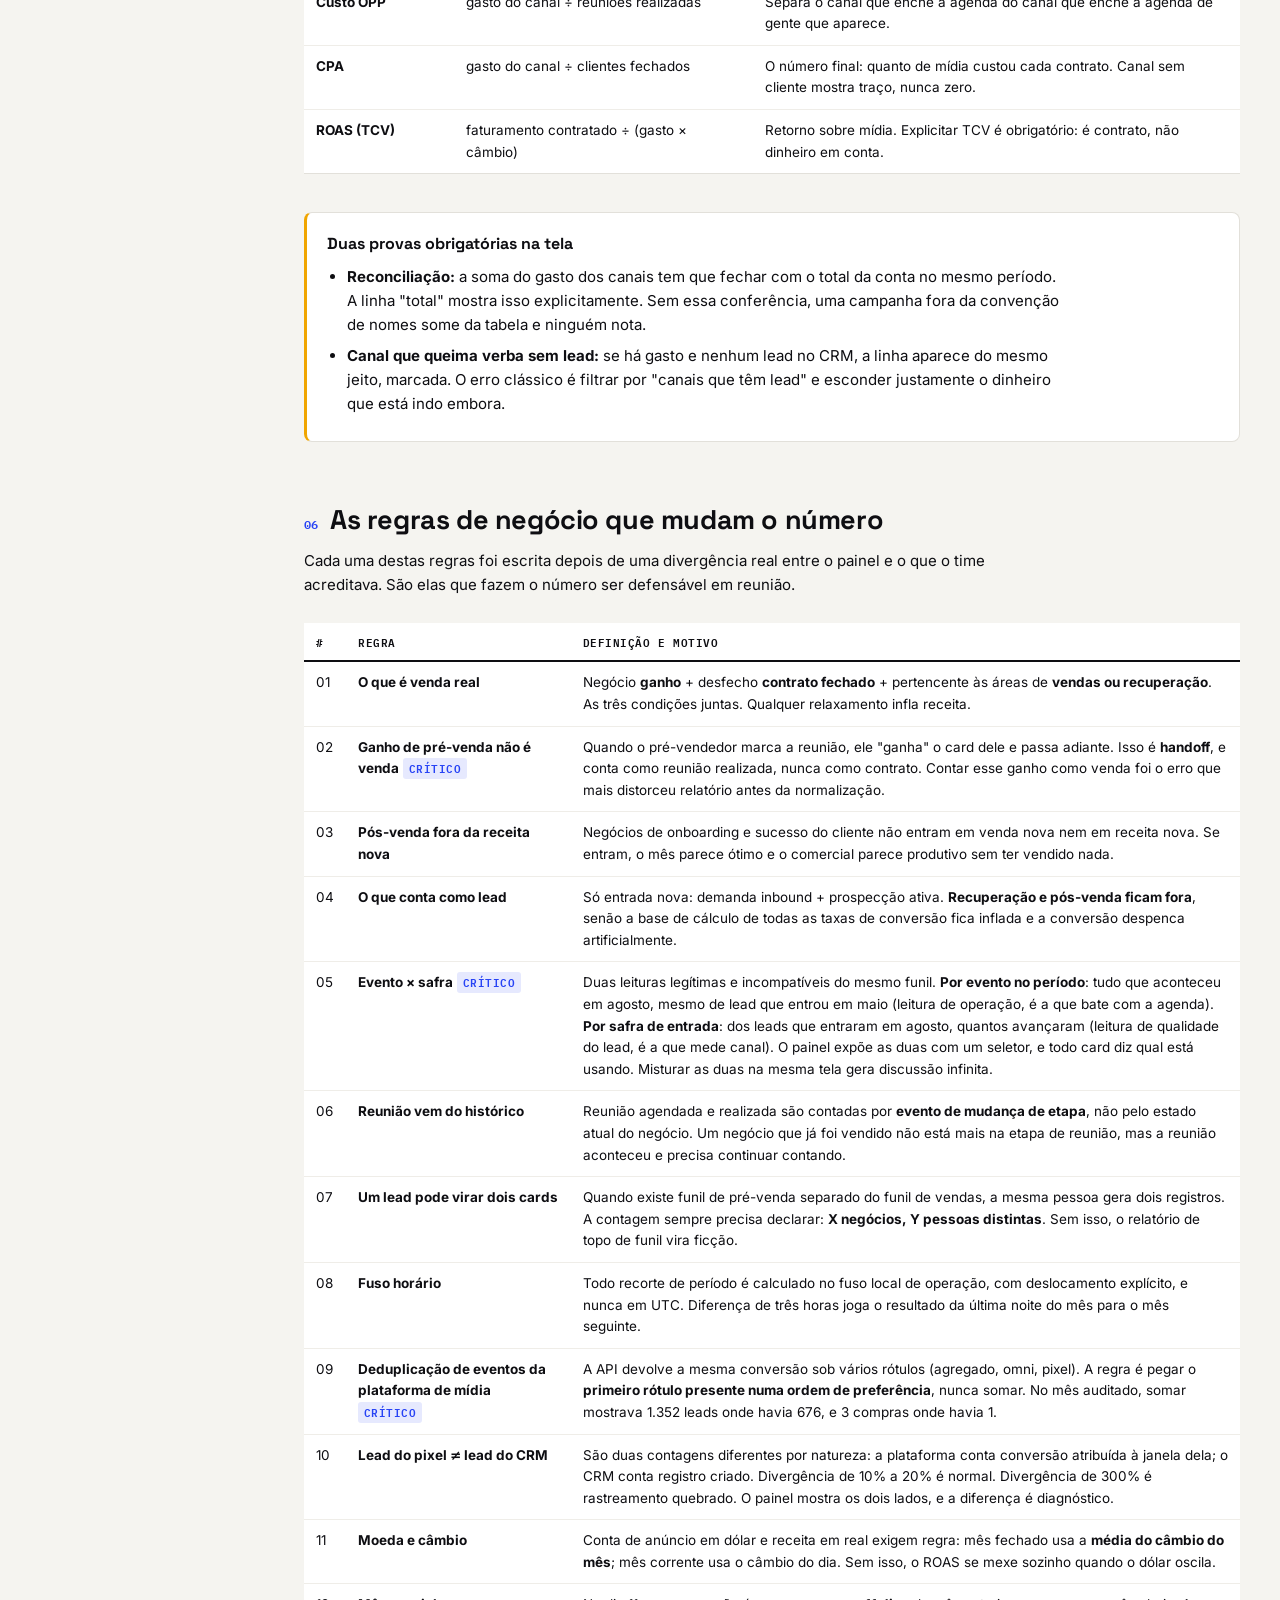
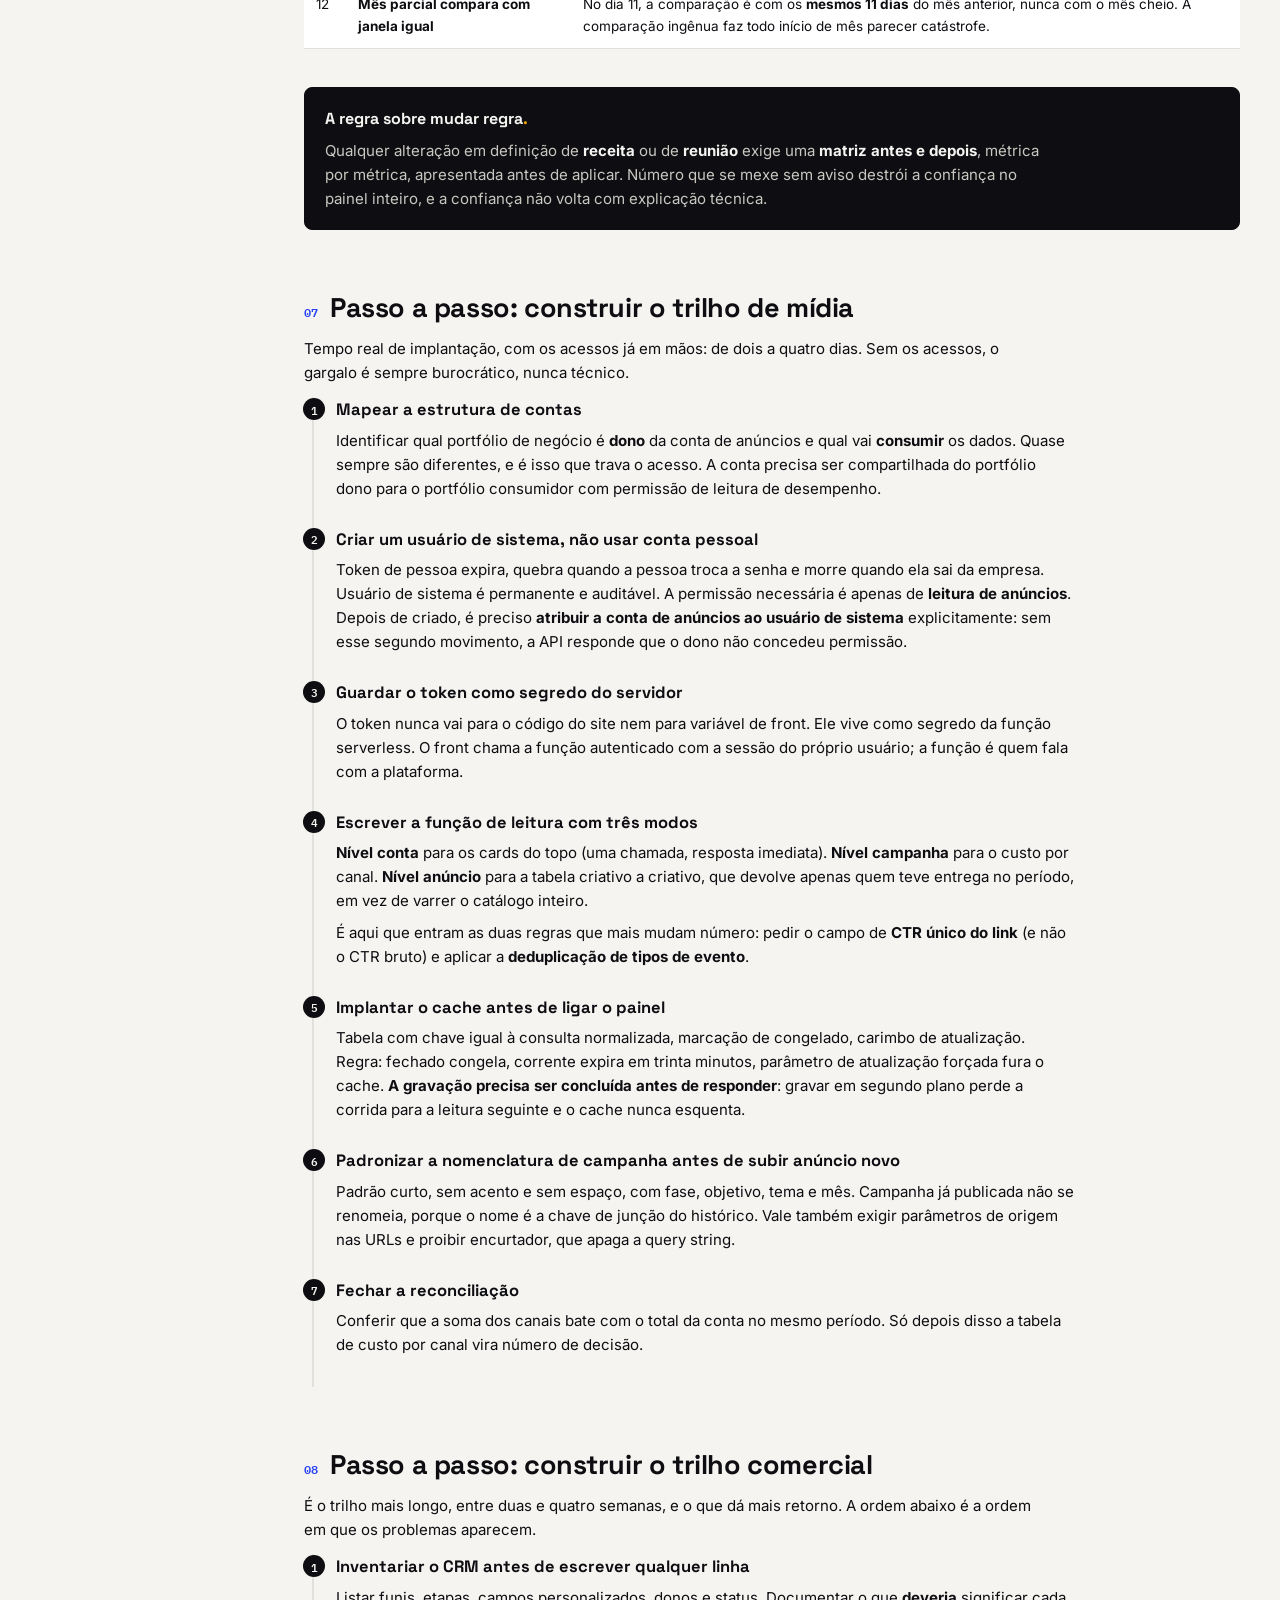
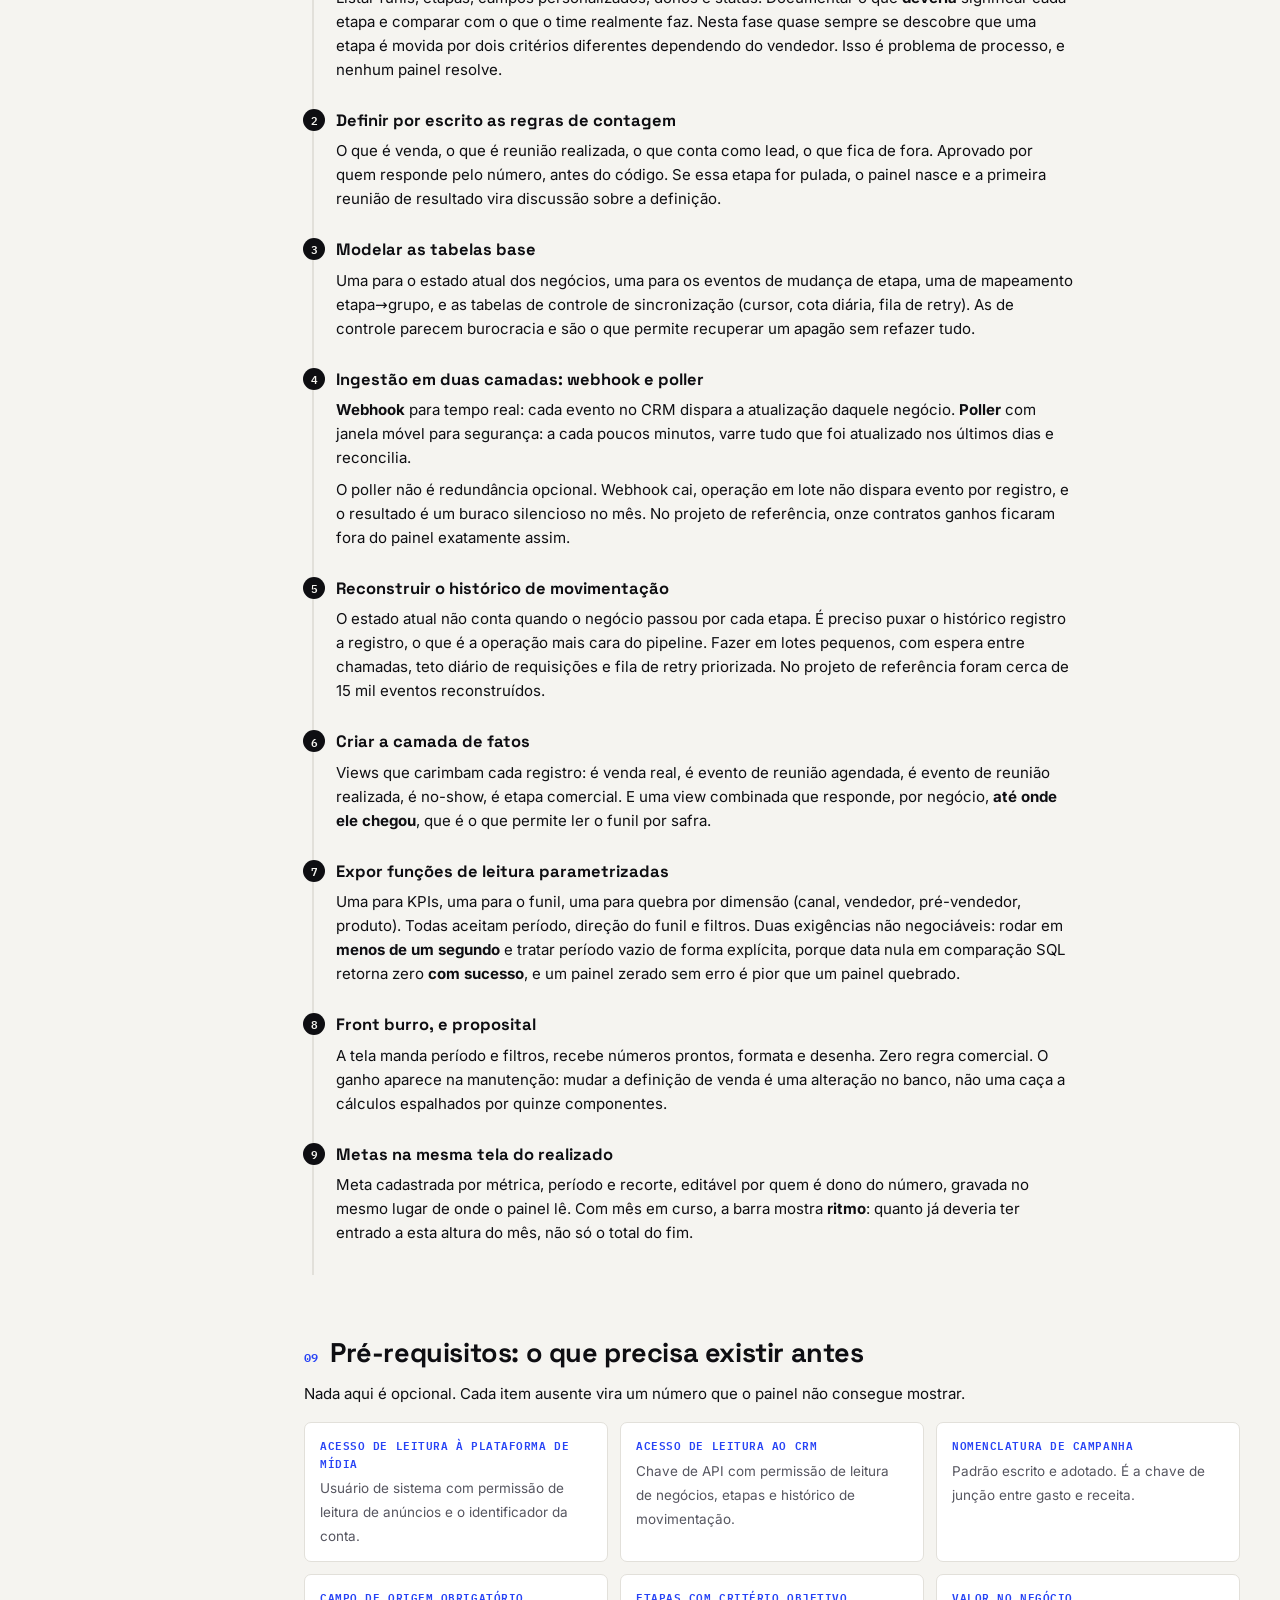
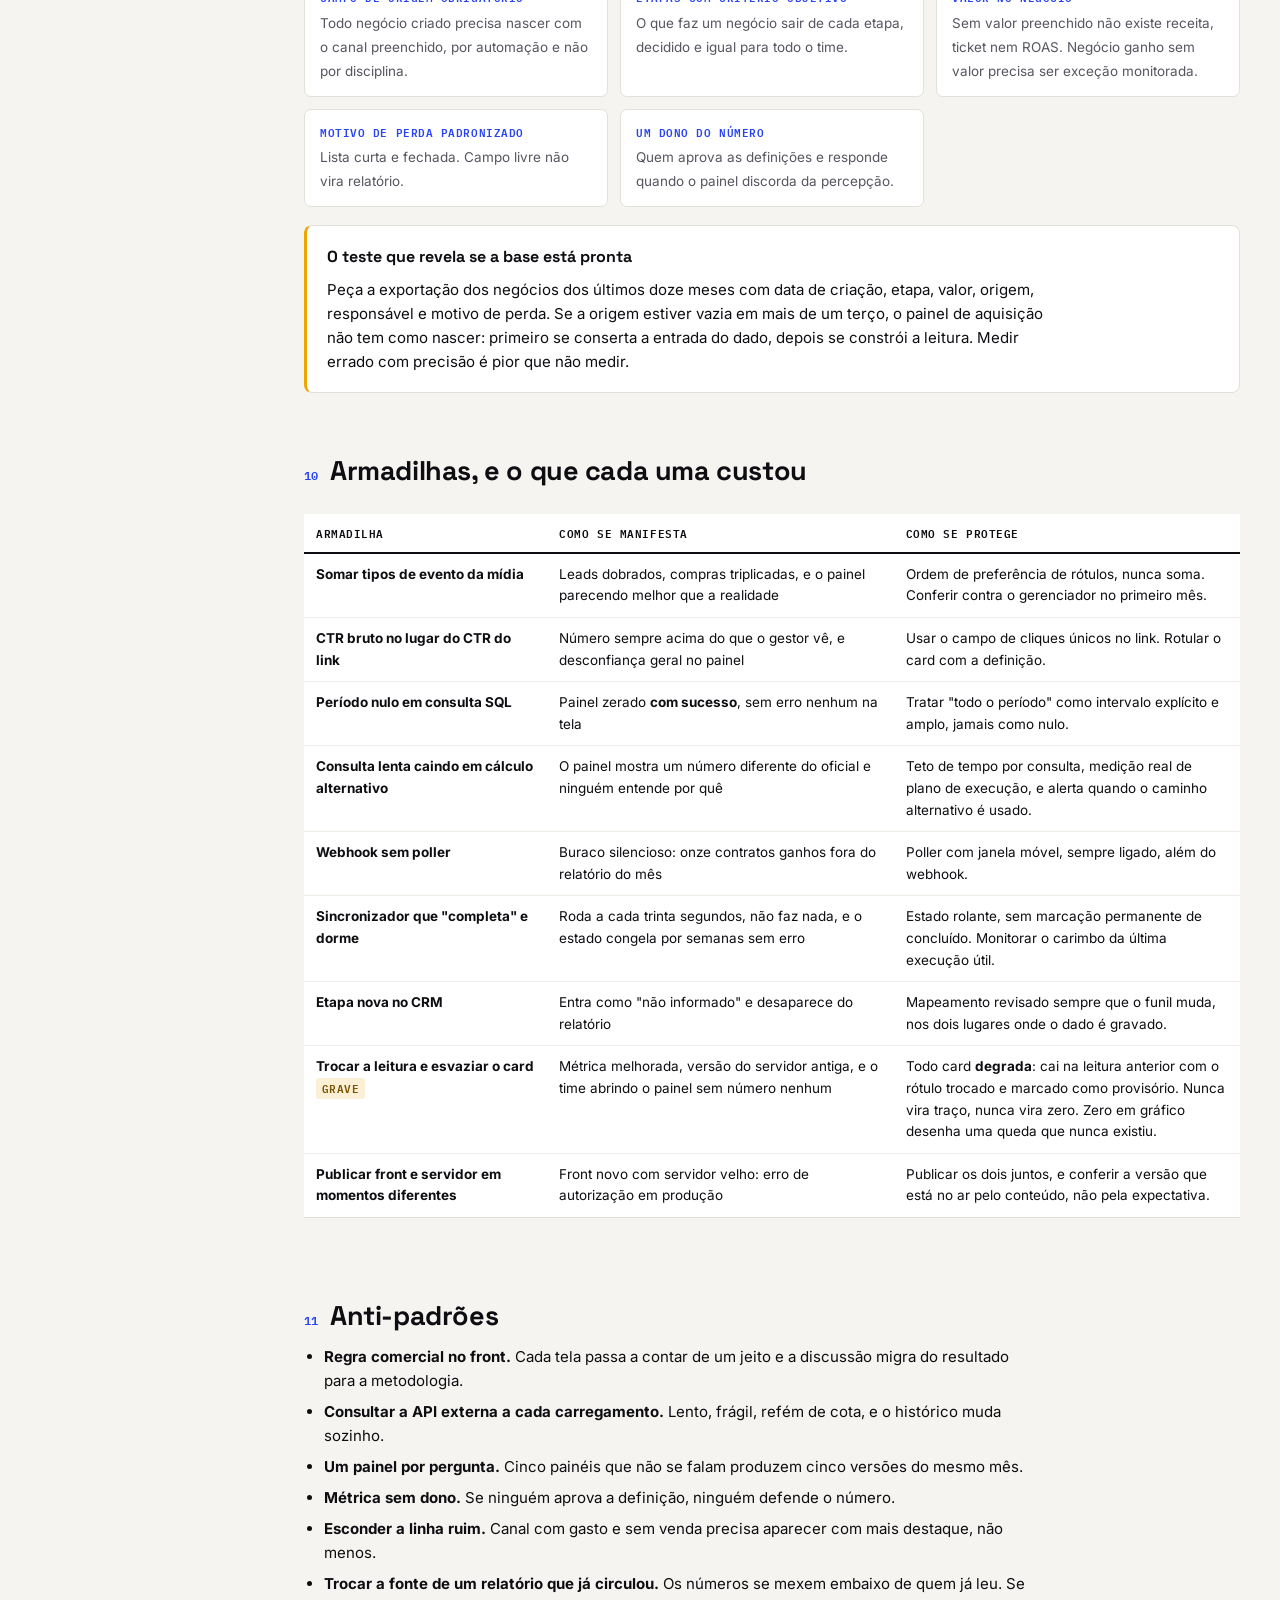
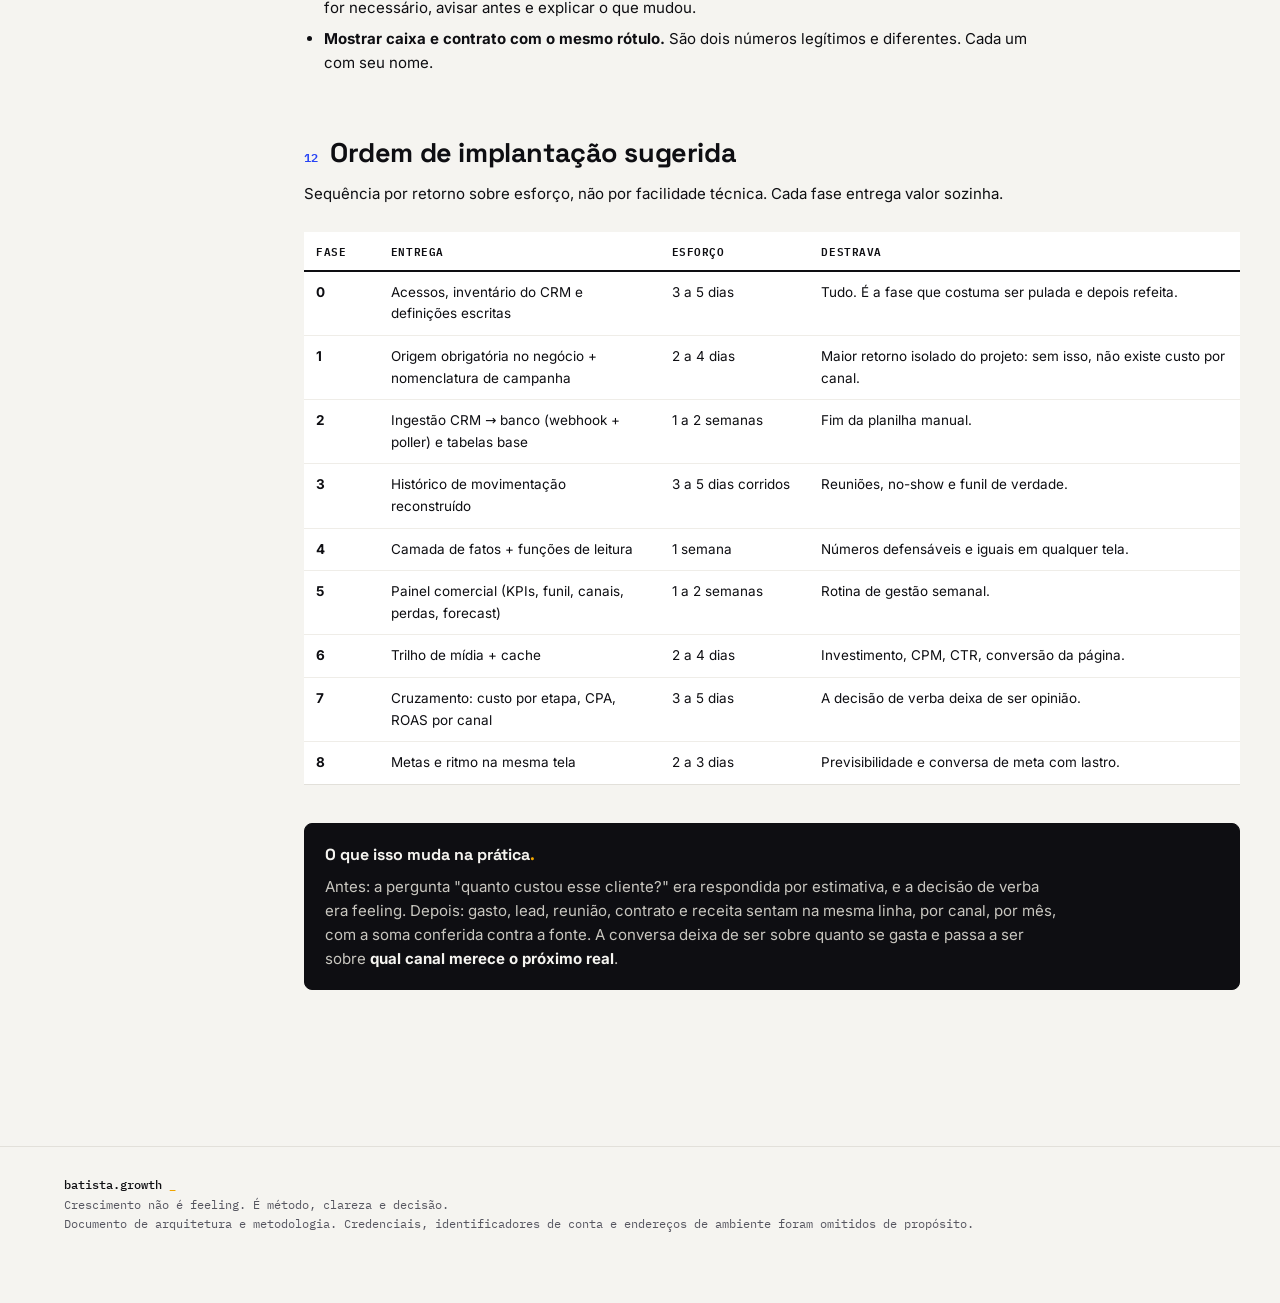
<file: gaud/docs/do-clique-ao-contrato.html>
<!doctype html>
<html lang="pt-BR">
<head>
<meta charset="utf-8">
<meta name="viewport" content="width=device-width, initial-scale=1">
<title>Do Clique ao Contrato</title>

<meta name="robots" content="noindex, nofollow">
<style>
@font-face{font-family:'Space Grotesk';src:url('../assets/fonts/space-grotesk-v22-latin-700.ttf');font-weight:700;font-display:swap}
@font-face{font-family:'Space Grotesk';src:url('../assets/fonts/space-grotesk-v22-latin-500.ttf');font-weight:500;font-display:swap}
@font-face{font-family:'Inter';src:url('../assets/fonts/inter-v20-latin-regular.ttf');font-weight:400;font-display:swap}
@font-face{font-family:'Inter';src:url('../assets/fonts/inter-v20-latin-500.ttf');font-weight:500;font-display:swap}
@font-face{font-family:'Inter';src:url('../assets/fonts/inter-v20-latin-700.ttf');font-weight:700;font-display:swap}
@font-face{font-family:'IBM Plex Mono';src:url('../assets/fonts/ibm-plex-mono-v20-latin-regular.ttf');font-weight:400;font-display:swap}
@font-face{font-family:'IBM Plex Mono';src:url('../assets/fonts/ibm-plex-mono-v20-latin-500.ttf');font-weight:500;font-display:swap}
@font-face{font-family:'IBM Plex Mono';src:url('../assets/fonts/ibm-plex-mono-v20-latin-600.ttf');font-weight:600;font-display:swap}

  :root{
    --porcelana:#F5F4F0;--branco:#FFFFFF;--ink:#0E0E12;--grafite:#565660;
    --cobalto:#2743F5;--amber:#F0A500;--linha:#E2E0DA;--linha2:#EFEDE8;
    --display:"Space Grotesk",system-ui,sans-serif;
    --mono:"IBM Plex Mono",ui-monospace,monospace;
    --corpo:"Inter",system-ui,sans-serif;
  }
  *{box-sizing:border-box}
  html{scroll-behavior:smooth}
  body{margin:0;background:var(--porcelana);color:var(--ink);font-family:var(--corpo);font-size:15px;line-height:1.6;-webkit-font-smoothing:antialiased}
  .wrap{max-width:1200px;margin:0 auto;padding:0 24px}

  header.top{padding:60px 0 34px;border-bottom:1px solid var(--linha)}
  .kicker{font-family:var(--mono);font-size:12px;letter-spacing:.08em;color:var(--cobalto)}
  h1{font-family:var(--display);font-weight:700;font-size:clamp(32px,4.6vw,56px);line-height:1.03;margin:14px 0 0;letter-spacing:-.025em}
  h1 .pill{background:var(--cobalto);color:#fff;padding:0 .16em;border-radius:5px}
  h1 .dot{color:var(--amber)}
  .lead{max-width:74ch;color:var(--grafite);font-size:17px;margin:18px 0 0}
  .lead b{color:var(--ink);font-weight:500}
  .selo{display:flex;flex-wrap:wrap;gap:8px;margin-top:24px;font-family:var(--mono);font-size:11.5px}
  .selo span{border:1px solid var(--linha);background:var(--branco);padding:6px 10px;border-radius:5px;color:var(--grafite)}
  .selo span b{color:var(--ink);font-weight:500}

  .cols{display:grid;grid-template-columns:220px 1fr;gap:44px;padding:38px 0 100px;align-items:start}
  nav.idx{position:sticky;top:24px}
  nav.idx a{display:block;text-decoration:none;color:var(--grafite);font-family:var(--mono);font-size:12px;padding:7px 0;border-bottom:1px solid var(--linha)}
  nav.idx a:hover{color:var(--cobalto)}
  nav.idx a i{color:var(--cobalto);font-style:normal;margin-right:7px}

  section{margin-bottom:56px;scroll-margin-top:20px}
  .sh{display:flex;align-items:baseline;gap:12px;margin-bottom:8px}
  .snum{font-family:var(--mono);font-size:12px;color:var(--cobalto);font-weight:600}
  h2{font-family:var(--display);font-weight:700;font-size:27px;margin:0;letter-spacing:-.015em}
  h3{font-family:var(--display);font-weight:700;font-size:18px;margin:30px 0 10px}
  h4{font-family:var(--mono);font-weight:600;font-size:12.5px;letter-spacing:.05em;text-transform:uppercase;color:var(--cobalto);margin:24px 0 8px}
  p{margin:0 0 12px;max-width:82ch}
  ul,ol{margin:0 0 14px;padding-left:20px;max-width:82ch}
  li{margin-bottom:7px}
  code{font-family:var(--mono);font-size:.88em;background:#EDEBE5;padding:1px 5px;border-radius:3px;color:var(--ink)}
  b,strong{font-weight:600}

  table{width:100%;border-collapse:collapse;margin:14px 0 20px;font-size:13.5px;background:var(--branco)}
  th{font-family:var(--mono);font-size:11px;text-transform:uppercase;letter-spacing:.05em;text-align:left;padding:10px 12px;border-bottom:2px solid var(--ink);color:var(--ink);font-weight:600}
  td{padding:10px 12px;border-bottom:1px solid var(--linha2);vertical-align:top}
  tr:last-child td{border-bottom:1px solid var(--linha)}
  td b{font-weight:600}
  td code{font-size:12px;background:#F0EEE9}
  .tbl-wrap{overflow-x:auto}

  .box{border:1px solid var(--linha);background:var(--branco);border-radius:8px;padding:18px 20px;margin:18px 0}
  .box h5{font-family:var(--display);font-size:16px;margin:0 0 8px}
  .box p:last-child,.box ul:last-child{margin-bottom:0}
  .box.alerta{border-left:3px solid var(--amber)}
  .box.info{border-left:3px solid var(--cobalto)}
  .box.palco{background:var(--ink);color:#C9C7C0;border-color:var(--ink)}
  .box.palco h5{color:var(--porcelana)}
  .box.palco h5 .dot{color:var(--amber)}
  .box.palco b{color:var(--porcelana)}
  .box.palco code{background:#22222A;color:#E7E5DF}

  .fluxo{background:var(--branco);border:1px solid var(--linha);border-radius:8px;padding:22px;margin:18px 0;overflow-x:auto}
  .fluxo pre{font-family:var(--mono);font-size:12.5px;line-height:1.75;margin:0;color:var(--ink);white-space:pre}
  .fluxo .c{color:var(--cobalto)}
  .fluxo .a{color:#8A6100}
  .fluxo .g{color:var(--grafite)}

  .passo{border-left:2px solid var(--linha);padding:0 0 4px 22px;margin-left:8px;position:relative}
  .passo>.p{margin-bottom:26px;position:relative}
  .passo>.p::before{content:attr(data-n);position:absolute;left:-33px;top:1px;width:22px;height:22px;border-radius:50%;background:var(--ink);color:var(--porcelana);font-family:var(--mono);font-size:11px;font-weight:600;display:flex;align-items:center;justify-content:center}
  .passo>.p>b{display:block;font-family:var(--display);font-size:16.5px;font-weight:700;margin-bottom:5px}
  .passo>.p p{margin-bottom:8px}

  .req{display:grid;grid-template-columns:repeat(auto-fill,minmax(250px,1fr));gap:12px;margin:16px 0}
  .req div{background:var(--branco);border:1px solid var(--linha);border-radius:7px;padding:13px 15px}
  .req b{display:block;font-family:var(--mono);font-size:11px;text-transform:uppercase;letter-spacing:.05em;color:var(--cobalto);margin-bottom:5px}
  .req span{font-size:13.5px;color:var(--grafite)}

  .marca{display:inline-block;font-family:var(--mono);font-size:10.5px;font-weight:600;letter-spacing:.04em;text-transform:uppercase;padding:2px 6px;border-radius:3px;background:#E6E9FE;color:var(--cobalto)}
  .marca.al{background:#FBF0D6;color:#7A5400}

  footer{border-top:1px solid var(--linha);padding:28px 0 70px;font-family:var(--mono);font-size:12px;color:var(--grafite)}
  footer b{color:var(--ink);font-weight:500}
  .cursor{color:var(--amber)}

  @media (max-width:900px){
    .cols{grid-template-columns:1fr;gap:22px}
    nav.idx{position:static;display:grid;grid-template-columns:repeat(auto-fill,minmax(160px,1fr));gap:0 16px}
  }
  @media print{
    nav.idx{display:none}
    .cols{grid-template-columns:1fr}
    body{background:#fff;font-size:11.5pt}
    section{break-inside:auto}
    table,.box,.fluxo{break-inside:avoid}
  }
</style>
</head>
<body>

<header class="top">
  <div class="wrap">
    <div class="kicker">&gt; arquitetura_de_metricas // consultoria comercial</div>
    <h1>Do clique ao contrato: como cada número é <span class="pill">construído</span><span class="dot">.</span></h1>
    <p class="lead">Este documento descreve a arquitetura, o catálogo de métricas e as regras de negócio dos dois painéis que rodam hoje em produção: um de <b>aquisição</b> (mídia paga cruzada com o funil) e um de <b>comercial</b> (CRM normalizado em banco próprio). Não é uma lista de KPIs bonitos. É o passo a passo de como capturar cada dado, onde cada regra vive e quais armadilhas mudam o número sem ninguém perceber.</p>
    <div class="selo">
      <span><b>Trilho A</b> · Meta Marketing API</span>
      <span><b>Trilho B</b> · CRM · n8n · Supabase</span>
      <span><b>28</b> métricas catalogadas</span>
      <span><b>12</b> regras de negócio</span>
      <span>Agosto de 2026</span>
    </div>
  </div>
</header>

<div class="wrap cols">
<nav class="idx">
  <a href="#s1"><i>01</i>O princípio</a>
  <a href="#s2"><i>02</i>Arquitetura</a>
  <a href="#s3"><i>03</i>Métricas de mídia</a>
  <a href="#s4"><i>04</i>Métricas de funil</a>
  <a href="#s5"><i>05</i>O cruzamento</a>
  <a href="#s6"><i>06</i>Regras de negócio</a>
  <a href="#s7"><i>07</i>Construir o trilho A</a>
  <a href="#s8"><i>08</i>Construir o trilho B</a>
  <a href="#s9"><i>09</i>Pré-requisitos</a>
  <a href="#s10"><i>10</i>Armadilhas</a>
  <a href="#s11"><i>11</i>Anti-padrões</a>
  <a href="#s12"><i>12</i>Ordem de implantação</a>
</nav>

<main>

<!-- 01 -->
<section id="s1">
  <div class="sh"><span class="snum">01</span><h2>O princípio que sustenta os dois painéis</h2></div>
  <p>Um painel comercial só vale alguma coisa se responder três perguntas sem discussão: <b>quanto entrou</b>, <b>quanto custou</b> e <b>quanto virou contrato</b>. A dificuldade nunca é desenhar o gráfico. É garantir que o número embaixo do gráfico signifique sempre a mesma coisa.</p>
  <p>Por isso a arquitetura obedece a quatro decisões que não se remexem:</p>
  <div class="box info">
    <h5>As quatro decisões estruturais</h5>
    <ul>
      <li><b>O front não decide regra comercial.</b> O que é venda, o que é reunião, o que é lead é definido no banco, em views e funções versionadas. A tela só lê e exibe. Se a regra vive no JavaScript, cada tela conta de um jeito.</li>
      <li><b>Dado externo é copiado para dentro.</b> API de terceiro (Meta, gateway, CRM) é consultada uma vez e guardada. Período fechado congela, período corrente tem validade curta. Ninguém depende de uma API alheia para abrir um painel.</li>
      <li><b>O CRM continua sendo o CRM.</b> O banco analítico é uma cópia normalizada, não um substituto. O time comercial não muda de ferramenta para o painel existir.</li>
      <li><b>O nome é o contrato.</b> Nomenclatura de campanha, nome de etapa e nome de evento são a chave de junção entre sistemas que não se conhecem. Nome bagunçado quebra o painel inteiro, e nenhum código conserta isso depois.</li>
    </ul>
  </div>
  <p>O resultado prático: cada card do painel tem uma fonte única, uma fórmula escrita e um responsável pela definição. Quando alguém pergunta "de onde veio esse 4,15?", a resposta leva menos de dez segundos.</p>
</section>

<!-- 02 -->
<section id="s2">
  <div class="sh"><span class="snum">02</span><h2>A arquitetura em dois trilhos</h2></div>
  <p>São dois pipelines independentes, com naturezas diferentes, que só se encontram no cruzamento final (seção 05). Tratar os dois como se fossem um é o erro mais comum.</p>

  <h3>Trilho A: mídia paga</h3>
  <p>Natureza: dado agregado, imutável depois de alguns dias, caro de consultar, vive fora de casa.</p>
  <div class="fluxo"><pre><span class="c">Meta Marketing API</span> (Graph, insights)
        |
        |  leitura autenticada por usuário de sistema (permissão ads_read)
        v
<span class="c">Função serverless</span>  ->  normaliza campos, deduplica eventos, converte moeda
        |
        |  grava o resultado
        v
<span class="a">Tabela de cache</span>  ->  mês fechado: congelado  ·  mês corrente: 30 min  ·  botão força
        |
        v
<span class="c">Painel</span> (cards de investimento, CPM, CTR, conversão da LP, tabela por anúncio)</pre></div>

  <h3>Trilho B: funil comercial</h3>
  <p>Natureza: dado transacional, muda o tempo todo, precisa de histórico de movimentação, é a fonte da verdade da receita.</p>
  <div class="fluxo"><pre><span class="c">CRM</span> (negócios, etapas, valores, campos personalizados, histórico de movimentação)
        |
        |  webhook por evento (tempo real)  +  poller de recuperação (janela móvel)
        v
<span class="c">Orquestrador</span> (n8n)  ->  normaliza etapa, calcula o desfecho, controla cota e retry
        |
        v
<span class="a">Banco analítico</span> (Postgres/Supabase)
        |    tabelas base: negócios · eventos de etapa · mapeamentos · estado de sincronização
        |    camada de fatos: views que carimbam "isto é venda", "isto é reunião"
        |    camada de leitura: funções com parâmetros de período e recorte
        v
<span class="c">Painel</span> (KPIs, funil, receita, canais, vendedores, perdas, forecast)</pre></div>

  <div class="box alerta">
    <h5>Por que o orquestrador existe</h5>
    <p>Poderia ser um script chamando a API do CRM. Não é, por três motivos que aparecem em produção: <b>cota</b> (a API do CRM tem teto diário e precisa de retry com espera exponencial), <b>histórico</b> (o estado atual do negócio não conta quando ele passou por cada etapa, isso exige uma chamada extra por negócio) e <b>gap silencioso</b> (webhook falha sem avisar; sem um poller varrendo o que mudou, o número fica errado e ninguém percebe).</p>
  </div>

  <h4>Camadas do banco analítico, e por que são três</h4>
  <div class="tbl-wrap"><table>
    <tr><th>Camada</th><th>O que é</th><th>Por que separada</th></tr>
    <tr><td><b>Base</b></td><td>Espelho normalizado do CRM: um registro por negócio, um por evento de mudança de etapa</td><td>É o único lugar que a ingestão escreve. Reprocessar não perde dado.</td></tr>
    <tr><td><b>Fatos</b></td><td>Views que aplicam a regra: <code>é_venda_real</code>, <code>é_evento_de_reunião</code>, <code>é_no_show</code>, receita atribuída</td><td>A regra fica em um lugar só. Mudou a definição de venda, muda aqui e todo painel acompanha.</td></tr>
    <tr><td><b>Leitura</b></td><td>Funções parametrizadas (período, recorte, dimensão) que devolvem o painel pronto</td><td>O front manda período e filtro, recebe número. Não faz conta, não interpreta.</td></tr>
  </table></div>
</section>

<!-- 03 -->
<section id="s3">
  <div class="sh"><span class="snum">03</span><h2>Catálogo: métricas de mídia</h2></div>
  <p>Todas vêm do endpoint de <i>insights</i> da API de anúncios, em três níveis: conta (totais do período), campanha (base do custo por canal) e anúncio (a tabela criativo a criativo). Pedir os três níveis separados é intencional: o nível conta responde em uma chamada, enquanto varrer os anúncios da conta inteira levaria minutos.</p>
  <div class="tbl-wrap"><table>
    <tr><th style="width:19%">Métrica</th><th style="width:30%">Definição</th><th style="width:26%">Como se captura</th><th>Cuidado</th></tr>
    <tr><td><b>Investimento</b></td><td>Gasto no período</td><td>campo <code>spend</code></td><td>Vem na moeda da conta. Se a conta é em dólar e a receita em real, o cruzamento exige câmbio (ver 06.11).</td></tr>
    <tr><td><b>Impressões</b></td><td>Quantas vezes o anúncio apareceu</td><td><code>impressions</code></td><td>Não é gente. É exibição.</td></tr>
    <tr><td><b>Alcance</b></td><td>Pessoas únicas atingidas</td><td><code>reach</code></td><td>Não soma entre períodos nem entre contas (a mesma pessoa é contada uma vez em cada).</td></tr>
    <tr><td><b>Frequência</b></td><td>Vezes que a mesma pessoa viu</td><td>impressões ÷ alcance</td><td>Acima de 3 em público pequeno, é sinal de saturação, não de alcance.</td></tr>
    <tr><td><b>CPM</b></td><td>Custo por mil impressões</td><td><code>cpm</code></td><td>Mede o preço do leilão, não a qualidade do anúncio.</td></tr>
    <tr><td><b>CTR único do link</b> <span class="marca">crítico</span></td><td>De cada 100 pessoas alcançadas, quantas clicaram no link</td><td><code>unique_link_clicks_ctr</code></td><td><b>Não usar o campo <code>ctr</code> puro.</b> Ele conta qualquer clique (curtir, comentar, expandir) sobre impressões e vem sempre bem mais alto que o número que o gestor lê no gerenciador.</td></tr>
    <tr><td><b>Cliques únicos no link</b></td><td>Pessoas distintas que clicaram</td><td><code>unique_actions</code> → tipo <code>link_click</code></td><td>Base do CTR único e do custo por clique.</td></tr>
    <tr><td><b>Custo por clique</b></td><td>Preço de levar uma pessoa ao site</td><td>investimento ÷ cliques únicos</td><td>sem armadilha conhecida</td></tr>
    <tr><td><b>Page views da LP</b></td><td>Carregamentos completos da página de destino</td><td><code>actions</code> → <code>landing_page_view</code></td><td>É sempre menor que cliques. A diferença é gente que desistiu no carregamento (site lento mata verba aqui).</td></tr>
    <tr><td><b>Leads (pixel)</b></td><td>Conversões registradas pelo pixel</td><td><code>actions</code> → <code>lead</code>, com alternativa <code>offsite_conversion.fb_pixel_lead</code></td><td><b>Nunca somar os tipos.</b> A API devolve o mesmo evento agregado, em versão omni e em versão pixel. Somar dobra os leads e triplica as compras. Ver 06.09.</td></tr>
    <tr><td><b>Conversão da LP</b></td><td>De cada 100 que abriram a página, quantos viraram lead</td><td>leads ÷ page views</td><td>Os dois lados na mesma janela e mesma atribuição. Misturar lead do CRM com page view da mídia inventa uma taxa que não existe.</td></tr>
    <tr><td><b>CPL</b></td><td>Custo por lead do pixel</td><td>investimento ÷ leads</td><td>É o CPL da plataforma, não do CRM. Os dois divergem, e a divergência é informação (ver 06.10).</td></tr>
  </table></div>
  <div class="box info">
    <h5>Por que o cache existe</h5>
    <p>Consultar a API a cada carregamento deixa o painel lento, frágil e refém de cota. A regra implantada: <b>período fechado congela permanentemente</b> depois de três dias de carência (tempo de a janela de atribuição assentar) e <b>período corrente vale trinta minutos</b>, com um botão que força a atualização. A consequência precisa ser aceita conscientemente: reprocessar um mês antigo faria a plataforma recalcular com a atribuição de hoje, e números já reportados ao time mudariam. Nesse projeto a decisão foi <b>manter congelado</b>: histórico estável vale mais que histórico exato.</p>
  </div>
</section>

<!-- 04 -->
<section id="s4">
  <div class="sh"><span class="snum">04</span><h2>Catálogo: métricas de funil</h2></div>
  <p>Vêm do banco analítico alimentado pelo CRM. Todas respeitam um recorte de período, uma direção de funil (entrada por demanda ou por prospecção) e, opcionalmente, canal, vendedor ou pré-vendedor.</p>
  <div class="tbl-wrap"><table>
    <tr><th style="width:19%">Métrica</th><th style="width:34%">Definição operacional</th><th>Origem e regra</th></tr>
    <tr><td><b>MQL (Leads)</b></td><td>Negócios criados no período</td><td>Contagem por data de criação. <b>Exclui recuperação e pós-venda</b>: só entrada nova (demanda + prospecção). Ver 06.04.</td></tr>
    <tr><td><b>SQL (Agendados)</b></td><td>Reuniões agendadas</td><td>Evento de entrada nas etapas do grupo "reunião agendada" ou "confirmada". Vem do histórico de movimentação, não do estado atual.</td></tr>
    <tr><td><b>OPP (Realizados)</b></td><td>Reuniões que aconteceram</td><td>Evento de entrada em "call realizada" ou "reunião realizada". É a métrica que separa agenda cheia de agenda produtiva.</td></tr>
    <tr><td><b>No-show</b></td><td>Agendou e não apareceu</td><td>Evento de entrada na etapa de no-show. Cruzado com agendados, dá a taxa de comparecimento.</td></tr>
    <tr><td><b>Oportunidades</b></td><td>Negócios que chegaram a proposta ou negociação</td><td>Por data do evento de entrada nas etapas comerciais (proposta, negociação, previsão).</td></tr>
    <tr><td><b>Clientes (Vendas)</b></td><td>Contratos fechados</td><td>Definição fechada em 06.01. Ganho no funil de pré-venda <b>não</b> é venda.</td></tr>
    <tr><td><b>Faturamento (TCV)</b></td><td>Valor total contratado no período</td><td>Soma do valor dos negócios ganhos. <b>É contrato, não caixa.</b> Receita realizada exige a fonte do financeiro, que é outro sistema.</td></tr>
    <tr><td><b>Ticket médio</b></td><td>Faturamento ÷ clientes</td><td>Calculado no backend, junto com as vendas, para não divergir de tela para tela.</td></tr>
    <tr><td><b>Perdas</b></td><td>Negócios marcados como perdidos</td><td>Agrupadas por motivo normalizado. O motivo cru do CRM costuma ter dezenas de variações da mesma coisa.</td></tr>
    <tr><td><b>Forecast</b></td><td>Negócios abertos em etapa de previsão, com valor</td><td>Também expõe abertos sem próxima atividade e abertos com atividade vencida: são os dois sintomas de pipeline abandonado.</td></tr>
    <tr><td><b>Taxas de conversão</b></td><td>lead→agendado, lead→realizado, realizado→venda, lead→venda</td><td>Calculadas no backend por dimensão, para que o breakdown por canal e o KPI global nunca se contradigam.</td></tr>
  </table></div>

  <h4>Normalização de etapas: o passo que torna tudo comparável</h4>
  <p>Cada funil do CRM tem nomes próprios de etapa, e eles mudam com o tempo. O painel nunca lê o nome cru: lê um <b>grupo normalizado</b>, mapeado em tabela. No projeto de referência os grupos são:</p>
  <p><code>lead_recebido</code> · <code>primeiro_contato</code> · <code>segundo_contato</code> · <code>reuniao_agendada</code> · <code>reuniao_confirmada</code> · <code>call_realizada</code> · <code>reuniao_realizada</code> · <code>no_show</code> · <code>proposta_enviada</code> · <code>negociacao_ativa</code> · <code>forecast</code></p>
  <p>Renomear uma etapa no CRM passa a ser inofensivo: mexe-se em uma linha do mapeamento. Criar uma etapa nova, porém, exige atualizar o mapeamento na mão. Enquanto ninguém faz isso, ela entra como "não informado" e some do relatório.</p>
</section>

<!-- 05 -->
<section id="s5">
  <div class="sh"><span class="snum">05</span><h2>O cruzamento: onde mídia encontra receita</h2></div>
  <p>Esta é a parte que a maioria dos painéis não tem, e é a que responde a pergunta que o dono faz. Investimento está no anunciante; venda está no CRM. Os dois não têm chave comum, e sim uma convenção.</p>

  <h4>A chave de junção</h4>
  <p>O <b>nome da campanha</b> é traduzido para <b>canal</b> por uma função de correspondência, e o canal existe também no CRM como campo do negócio. Feito isso, gasto e resultado sentam na mesma linha.</p>
  <div class="fluxo"><pre>nome da campanha na plataforma          canal          campo canal no CRM
<span class="g">------------------------------------------------------------------------</span>
"...CALCULADORA..."            ->    Calculadora    ->  Leads Magnets - Calculadora
"...WORKSHOP..."               ->    Workshop       ->  Workshop
"...DIAGNOSTICO..."            ->    Diagnóstico    ->  Diagnóstico
"...[LAB]..."                  ->    Lab            ->  Plataforma de conteúdo
"...[COM]..."                  ->    Comunidade     ->  Criou Comunidade
<span class="g">a ordem das regras importa: um nome pode conter dois marcadores</span></pre></div>

  <h4>A escada de custo</h4>
  <div class="tbl-wrap"><table>
    <tr><th style="width:16%">Coluna</th><th style="width:32%">Fórmula</th><th>Para que serve</th></tr>
    <tr><td><b>Custo MQL</b></td><td>gasto do canal ÷ leads do canal</td><td>Preço de fazer alguém levantar a mão.</td></tr>
    <tr><td><b>Custo SQL</b></td><td>gasto do canal ÷ reuniões agendadas</td><td>Onde canal barato começa a ficar caro: lead de R$ 5 que não agenda custa mais que lead de R$ 20 que agenda.</td></tr>
    <tr><td><b>Custo OPP</b></td><td>gasto do canal ÷ reuniões realizadas</td><td>Separa o canal que enche a agenda do canal que enche a agenda de gente que aparece.</td></tr>
    <tr><td><b>CPA</b></td><td>gasto do canal ÷ clientes fechados</td><td>O número final: quanto de mídia custou cada contrato. Canal sem cliente mostra traço, nunca zero.</td></tr>
    <tr><td><b>ROAS (TCV)</b></td><td>faturamento contratado ÷ (gasto × câmbio)</td><td>Retorno sobre mídia. Explicitar TCV é obrigatório: é contrato, não dinheiro em conta.</td></tr>
  </table></div>

  <div class="box alerta">
    <h5>Duas provas obrigatórias na tela</h5>
    <ul>
      <li><b>Reconciliação:</b> a soma do gasto dos canais tem que fechar com o total da conta no mesmo período. A linha "total" mostra isso explicitamente. Sem essa conferência, uma campanha fora da convenção de nomes some da tabela e ninguém nota.</li>
      <li><b>Canal que queima verba sem lead:</b> se há gasto e nenhum lead no CRM, a linha aparece do mesmo jeito, marcada. O erro clássico é filtrar por "canais que têm lead" e esconder justamente o dinheiro que está indo embora.</li>
    </ul>
  </div>
</section>

<!-- 06 -->
<section id="s6">
  <div class="sh"><span class="snum">06</span><h2>As regras de negócio que mudam o número</h2></div>
  <p>Cada uma destas regras foi escrita depois de uma divergência real entre o painel e o que o time acreditava. São elas que fazem o número ser defensável em reunião.</p>

  <div class="tbl-wrap"><table>
    <tr><th style="width:4%">#</th><th style="width:24%">Regra</th><th>Definição e motivo</th></tr>
    <tr><td>01</td><td><b>O que é venda real</b></td><td>Negócio <b>ganho</b> + desfecho <b>contrato fechado</b> + pertencente às áreas de <b>vendas ou recuperação</b>. As três condições juntas. Qualquer relaxamento infla receita.</td></tr>
    <tr><td>02</td><td><b>Ganho de pré-venda não é venda</b> <span class="marca">crítico</span></td><td>Quando o pré-vendedor marca a reunião, ele "ganha" o card dele e passa adiante. Isso é <b>handoff</b>, e conta como reunião realizada, nunca como contrato. Contar esse ganho como venda foi o erro que mais distorceu relatório antes da normalização.</td></tr>
    <tr><td>03</td><td><b>Pós-venda fora da receita nova</b></td><td>Negócios de onboarding e sucesso do cliente não entram em venda nova nem em receita nova. Se entram, o mês parece ótimo e o comercial parece produtivo sem ter vendido nada.</td></tr>
    <tr><td>04</td><td><b>O que conta como lead</b></td><td>Só entrada nova: demanda inbound + prospecção ativa. <b>Recuperação e pós-venda ficam fora</b>, senão a base de cálculo de todas as taxas de conversão fica inflada e a conversão despenca artificialmente.</td></tr>
    <tr><td>05</td><td><b>Evento × safra</b> <span class="marca">crítico</span></td><td>Duas leituras legítimas e incompatíveis do mesmo funil. <b>Por evento no período</b>: tudo que aconteceu em agosto, mesmo de lead que entrou em maio (leitura de operação, é a que bate com a agenda). <b>Por safra de entrada</b>: dos leads que entraram em agosto, quantos avançaram (leitura de qualidade do lead, é a que mede canal). O painel expõe as duas com um seletor, e todo card diz qual está usando. Misturar as duas na mesma tela gera discussão infinita.</td></tr>
    <tr><td>06</td><td><b>Reunião vem do histórico</b></td><td>Reunião agendada e realizada são contadas por <b>evento de mudança de etapa</b>, não pelo estado atual do negócio. Um negócio que já foi vendido não está mais na etapa de reunião, mas a reunião aconteceu e precisa continuar contando.</td></tr>
    <tr><td>07</td><td><b>Um lead pode virar dois cards</b></td><td>Quando existe funil de pré-venda separado do funil de vendas, a mesma pessoa gera dois registros. A contagem sempre precisa declarar: <b>X negócios, Y pessoas distintas</b>. Sem isso, o relatório de topo de funil vira ficção.</td></tr>
    <tr><td>08</td><td><b>Fuso horário</b></td><td>Todo recorte de período é calculado no fuso local de operação, com deslocamento explícito, e nunca em UTC. Diferença de três horas joga o resultado da última noite do mês para o mês seguinte.</td></tr>
    <tr><td>09</td><td><b>Deduplicação de eventos da plataforma de mídia</b> <span class="marca">crítico</span></td><td>A API devolve a mesma conversão sob vários rótulos (agregado, omni, pixel). A regra é pegar o <b>primeiro rótulo presente numa ordem de preferência</b>, nunca somar. No mês auditado, somar mostrava 1.352 leads onde havia 676, e 3 compras onde havia 1.</td></tr>
    <tr><td>10</td><td><b>Lead do pixel ≠ lead do CRM</b></td><td>São duas contagens diferentes por natureza: a plataforma conta conversão atribuída à janela dela; o CRM conta registro criado. Divergência de 10% a 20% é normal. Divergência de 300% é rastreamento quebrado. O painel mostra os dois lados, e a diferença é diagnóstico.</td></tr>
    <tr><td>11</td><td><b>Moeda e câmbio</b></td><td>Conta de anúncio em dólar e receita em real exigem regra: mês fechado usa a <b>média do câmbio do mês</b>; mês corrente usa o câmbio do dia. Sem isso, o ROAS se mexe sozinho quando o dólar oscila.</td></tr>
    <tr><td>12</td><td><b>Mês parcial compara com janela igual</b></td><td>No dia 11, a comparação é com os <b>mesmos 11 dias</b> do mês anterior, nunca com o mês cheio. A comparação ingênua faz todo início de mês parecer catástrofe.</td></tr>
  </table></div>

  <div class="box palco">
    <h5>A regra sobre mudar regra<span class="dot">.</span></h5>
    <p>Qualquer alteração em definição de <b>receita</b> ou de <b>reunião</b> exige uma <b>matriz antes e depois</b>, métrica por métrica, apresentada antes de aplicar. Número que se mexe sem aviso destrói a confiança no painel inteiro, e a confiança não volta com explicação técnica.</p>
  </div>
</section>

<!-- 07 -->
<section id="s7">
  <div class="sh"><span class="snum">07</span><h2>Passo a passo: construir o trilho de mídia</h2></div>
  <p>Tempo real de implantação, com os acessos já em mãos: de dois a quatro dias. Sem os acessos, o gargalo é sempre burocrático, nunca técnico.</p>

  <div class="passo">
    <div class="p" data-n="1"><b>Mapear a estrutura de contas</b>
      <p>Identificar qual portfólio de negócio é <b>dono</b> da conta de anúncios e qual vai <b>consumir</b> os dados. Quase sempre são diferentes, e é isso que trava o acesso. A conta precisa ser compartilhada do portfólio dono para o portfólio consumidor com permissão de leitura de desempenho.</p>
    </div>
    <div class="p" data-n="2"><b>Criar um usuário de sistema, não usar conta pessoal</b>
      <p>Token de pessoa expira, quebra quando a pessoa troca a senha e morre quando ela sai da empresa. Usuário de sistema é permanente e auditável. A permissão necessária é apenas de <b>leitura de anúncios</b>. Depois de criado, é preciso <b>atribuir a conta de anúncios ao usuário de sistema</b> explicitamente: sem esse segundo movimento, a API responde que o dono não concedeu permissão.</p>
    </div>
    <div class="p" data-n="3"><b>Guardar o token como segredo do servidor</b>
      <p>O token nunca vai para o código do site nem para variável de front. Ele vive como segredo da função serverless. O front chama a função autenticado com a sessão do próprio usuário; a função é quem fala com a plataforma.</p>
    </div>
    <div class="p" data-n="4"><b>Escrever a função de leitura com três modos</b>
      <p><b>Nível conta</b> para os cards do topo (uma chamada, resposta imediata). <b>Nível campanha</b> para o custo por canal. <b>Nível anúncio</b> para a tabela criativo a criativo, que devolve apenas quem teve entrega no período, em vez de varrer o catálogo inteiro.</p>
      <p>É aqui que entram as duas regras que mais mudam número: pedir o campo de <b>CTR único do link</b> (e não o CTR bruto) e aplicar a <b>deduplicação de tipos de evento</b>.</p>
    </div>
    <div class="p" data-n="5"><b>Implantar o cache antes de ligar o painel</b>
      <p>Tabela com chave igual à consulta normalizada, marcação de congelado, carimbo de atualização. Regra: fechado congela, corrente expira em trinta minutos, parâmetro de atualização forçada fura o cache. <b>A gravação precisa ser concluída antes de responder</b>: gravar em segundo plano perde a corrida para a leitura seguinte e o cache nunca esquenta.</p>
    </div>
    <div class="p" data-n="6"><b>Padronizar a nomenclatura de campanha antes de subir anúncio novo</b>
      <p>Padrão curto, sem acento e sem espaço, com fase, objetivo, tema e mês. Campanha já publicada não se renomeia, porque o nome é a chave de junção do histórico. Vale também exigir parâmetros de origem nas URLs e proibir encurtador, que apaga a query string.</p>
    </div>
    <div class="p" data-n="7"><b>Fechar a reconciliação</b>
      <p>Conferir que a soma dos canais bate com o total da conta no mesmo período. Só depois disso a tabela de custo por canal vira número de decisão.</p>
    </div>
  </div>
</section>

<!-- 08 -->
<section id="s8">
  <div class="sh"><span class="snum">08</span><h2>Passo a passo: construir o trilho comercial</h2></div>
  <p>É o trilho mais longo, entre duas e quatro semanas, e o que dá mais retorno. A ordem abaixo é a ordem em que os problemas aparecem.</p>

  <div class="passo">
    <div class="p" data-n="1"><b>Inventariar o CRM antes de escrever qualquer linha</b>
      <p>Listar funis, etapas, campos personalizados, donos e status. Documentar o que <b>deveria</b> significar cada etapa e comparar com o que o time realmente faz. Nesta fase quase sempre se descobre que uma etapa é movida por dois critérios diferentes dependendo do vendedor. Isso é problema de processo, e nenhum painel resolve.</p>
    </div>
    <div class="p" data-n="2"><b>Definir por escrito as regras de contagem</b>
      <p>O que é venda, o que é reunião realizada, o que conta como lead, o que fica de fora. Aprovado por quem responde pelo número, antes do código. Se essa etapa for pulada, o painel nasce e a primeira reunião de resultado vira discussão sobre a definição.</p>
    </div>
    <div class="p" data-n="3"><b>Modelar as tabelas base</b>
      <p>Uma para o estado atual dos negócios, uma para os eventos de mudança de etapa, uma de mapeamento etapa→grupo, e as tabelas de controle de sincronização (cursor, cota diária, fila de retry). As de controle parecem burocracia e são o que permite recuperar um apagão sem refazer tudo.</p>
    </div>
    <div class="p" data-n="4"><b>Ingestão em duas camadas: webhook e poller</b>
      <p><b>Webhook</b> para tempo real: cada evento no CRM dispara a atualização daquele negócio. <b>Poller</b> com janela móvel para segurança: a cada poucos minutos, varre tudo que foi atualizado nos últimos dias e reconcilia.</p>
      <p>O poller não é redundância opcional. Webhook cai, operação em lote não dispara evento por registro, e o resultado é um buraco silencioso no mês. No projeto de referência, onze contratos ganhos ficaram fora do painel exatamente assim.</p>
    </div>
    <div class="p" data-n="5"><b>Reconstruir o histórico de movimentação</b>
      <p>O estado atual não conta quando o negócio passou por cada etapa. É preciso puxar o histórico registro a registro, o que é a operação mais cara do pipeline. Fazer em lotes pequenos, com espera entre chamadas, teto diário de requisições e fila de retry priorizada. No projeto de referência foram cerca de 15 mil eventos reconstruídos.</p>
    </div>
    <div class="p" data-n="6"><b>Criar a camada de fatos</b>
      <p>Views que carimbam cada registro: é venda real, é evento de reunião agendada, é evento de reunião realizada, é no-show, é etapa comercial. E uma view combinada que responde, por negócio, <b>até onde ele chegou</b>, que é o que permite ler o funil por safra.</p>
    </div>
    <div class="p" data-n="7"><b>Expor funções de leitura parametrizadas</b>
      <p>Uma para KPIs, uma para o funil, uma para quebra por dimensão (canal, vendedor, pré-vendedor, produto). Todas aceitam período, direção do funil e filtros. Duas exigências não negociáveis: rodar em <b>menos de um segundo</b> e tratar período vazio de forma explícita, porque data nula em comparação SQL retorna zero <b>com sucesso</b>, e um painel zerado sem erro é pior que um painel quebrado.</p>
    </div>
    <div class="p" data-n="8"><b>Front burro, e proposital</b>
      <p>A tela manda período e filtros, recebe números prontos, formata e desenha. Zero regra comercial. O ganho aparece na manutenção: mudar a definição de venda é uma alteração no banco, não uma caça a cálculos espalhados por quinze componentes.</p>
    </div>
    <div class="p" data-n="9"><b>Metas na mesma tela do realizado</b>
      <p>Meta cadastrada por métrica, período e recorte, editável por quem é dono do número, gravada no mesmo lugar de onde o painel lê. Com mês em curso, a barra mostra <b>ritmo</b>: quanto já deveria ter entrado a esta altura do mês, não só o total do fim.</p>
    </div>
  </div>
</section>

<!-- 09 -->
<section id="s9">
  <div class="sh"><span class="snum">09</span><h2>Pré-requisitos: o que precisa existir antes</h2></div>
  <p>Nada aqui é opcional. Cada item ausente vira um número que o painel não consegue mostrar.</p>
  <div class="req">
    <div><b>Acesso de leitura à plataforma de mídia</b><span>Usuário de sistema com permissão de leitura de anúncios e o identificador da conta.</span></div>
    <div><b>Acesso de leitura ao CRM</b><span>Chave de API com permissão de leitura de negócios, etapas e histórico de movimentação.</span></div>
    <div><b>Nomenclatura de campanha</b><span>Padrão escrito e adotado. É a chave de junção entre gasto e receita.</span></div>
    <div><b>Campo de origem obrigatório</b><span>Todo negócio criado precisa nascer com o canal preenchido, por automação e não por disciplina.</span></div>
    <div><b>Etapas com critério objetivo</b><span>O que faz um negócio sair de cada etapa, decidido e igual para todo o time.</span></div>
    <div><b>Valor no negócio</b><span>Sem valor preenchido não existe receita, ticket nem ROAS. Negócio ganho sem valor precisa ser exceção monitorada.</span></div>
    <div><b>Motivo de perda padronizado</b><span>Lista curta e fechada. Campo livre não vira relatório.</span></div>
    <div><b>Um dono do número</b><span>Quem aprova as definições e responde quando o painel discorda da percepção.</span></div>
  </div>
  <div class="box alerta">
    <h5>O teste que revela se a base está pronta</h5>
    <p>Peça a exportação dos negócios dos últimos doze meses com data de criação, etapa, valor, origem, responsável e motivo de perda. Se a origem estiver vazia em mais de um terço, o painel de aquisição não tem como nascer: primeiro se conserta a entrada do dado, depois se constrói a leitura. Medir errado com precisão é pior que não medir.</p>
  </div>
</section>

<!-- 10 -->
<section id="s10">
  <div class="sh"><span class="snum">10</span><h2>Armadilhas, e o que cada uma custou</h2></div>
  <div class="tbl-wrap"><table>
    <tr><th style="width:26%">Armadilha</th><th style="width:37%">Como se manifesta</th><th>Como se protege</th></tr>
    <tr><td><b>Somar tipos de evento da mídia</b></td><td>Leads dobrados, compras triplicadas, e o painel parecendo melhor que a realidade</td><td>Ordem de preferência de rótulos, nunca soma. Conferir contra o gerenciador no primeiro mês.</td></tr>
    <tr><td><b>CTR bruto no lugar do CTR do link</b></td><td>Número sempre acima do que o gestor vê, e desconfiança geral no painel</td><td>Usar o campo de cliques únicos no link. Rotular o card com a definição.</td></tr>
    <tr><td><b>Período nulo em consulta SQL</b></td><td>Painel zerado <b>com sucesso</b>, sem erro nenhum na tela</td><td>Tratar "todo o período" como intervalo explícito e amplo, jamais como nulo.</td></tr>
    <tr><td><b>Consulta lenta caindo em cálculo alternativo</b></td><td>O painel mostra um número diferente do oficial e ninguém entende por quê</td><td>Teto de tempo por consulta, medição real de plano de execução, e alerta quando o caminho alternativo é usado.</td></tr>
    <tr><td><b>Webhook sem poller</b></td><td>Buraco silencioso: onze contratos ganhos fora do relatório do mês</td><td>Poller com janela móvel, sempre ligado, além do webhook.</td></tr>
    <tr><td><b>Sincronizador que "completa" e dorme</b></td><td>Roda a cada trinta segundos, não faz nada, e o estado congela por semanas sem erro</td><td>Estado rolante, sem marcação permanente de concluído. Monitorar o carimbo da última execução útil.</td></tr>
    <tr><td><b>Etapa nova no CRM</b></td><td>Entra como "não informado" e desaparece do relatório</td><td>Mapeamento revisado sempre que o funil muda, nos dois lugares onde o dado é gravado.</td></tr>
    <tr><td><b>Trocar a leitura e esvaziar o card</b> <span class="marca al">grave</span></td><td>Métrica melhorada, versão do servidor antiga, e o time abrindo o painel sem número nenhum</td><td>Todo card <b>degrada</b>: cai na leitura anterior com o rótulo trocado e marcado como provisório. Nunca vira traço, nunca vira zero. Zero em gráfico desenha uma queda que nunca existiu.</td></tr>
    <tr><td><b>Publicar front e servidor em momentos diferentes</b></td><td>Front novo com servidor velho: erro de autorização em produção</td><td>Publicar os dois juntos, e conferir a versão que está no ar pelo conteúdo, não pela expectativa.</td></tr>
  </table></div>
</section>

<!-- 11 -->
<section id="s11">
  <div class="sh"><span class="snum">11</span><h2>Anti-padrões</h2></div>
  <ul>
    <li><b>Regra comercial no front.</b> Cada tela passa a contar de um jeito e a discussão migra do resultado para a metodologia.</li>
    <li><b>Consultar a API externa a cada carregamento.</b> Lento, frágil, refém de cota, e o histórico muda sozinho.</li>
    <li><b>Um painel por pergunta.</b> Cinco painéis que não se falam produzem cinco versões do mesmo mês.</li>
    <li><b>Métrica sem dono.</b> Se ninguém aprova a definição, ninguém defende o número.</li>
    <li><b>Esconder a linha ruim.</b> Canal com gasto e sem venda precisa aparecer com mais destaque, não menos.</li>
    <li><b>Trocar a fonte de um relatório que já circulou.</b> Os números se mexem embaixo de quem já leu. Se for necessário, avisar antes e explicar o que mudou.</li>
    <li><b>Mostrar caixa e contrato com o mesmo rótulo.</b> São dois números legítimos e diferentes. Cada um com seu nome.</li>
  </ul>
</section>

<!-- 12 -->
<section id="s12">
  <div class="sh"><span class="snum">12</span><h2>Ordem de implantação sugerida</h2></div>
  <p>Sequência por retorno sobre esforço, não por facilidade técnica. Cada fase entrega valor sozinha.</p>
  <div class="tbl-wrap"><table>
    <tr><th style="width:8%">Fase</th><th style="width:30%">Entrega</th><th style="width:16%">Esforço</th><th>Destrava</th></tr>
    <tr><td><b>0</b></td><td>Acessos, inventário do CRM e definições escritas</td><td>3 a 5 dias</td><td>Tudo. É a fase que costuma ser pulada e depois refeita.</td></tr>
    <tr><td><b>1</b></td><td>Origem obrigatória no negócio + nomenclatura de campanha</td><td>2 a 4 dias</td><td>Maior retorno isolado do projeto: sem isso, não existe custo por canal.</td></tr>
    <tr><td><b>2</b></td><td>Ingestão CRM → banco (webhook + poller) e tabelas base</td><td>1 a 2 semanas</td><td>Fim da planilha manual.</td></tr>
    <tr><td><b>3</b></td><td>Histórico de movimentação reconstruído</td><td>3 a 5 dias corridos</td><td>Reuniões, no-show e funil de verdade.</td></tr>
    <tr><td><b>4</b></td><td>Camada de fatos + funções de leitura</td><td>1 semana</td><td>Números defensáveis e iguais em qualquer tela.</td></tr>
    <tr><td><b>5</b></td><td>Painel comercial (KPIs, funil, canais, perdas, forecast)</td><td>1 a 2 semanas</td><td>Rotina de gestão semanal.</td></tr>
    <tr><td><b>6</b></td><td>Trilho de mídia + cache</td><td>2 a 4 dias</td><td>Investimento, CPM, CTR, conversão da página.</td></tr>
    <tr><td><b>7</b></td><td>Cruzamento: custo por etapa, CPA, ROAS por canal</td><td>3 a 5 dias</td><td>A decisão de verba deixa de ser opinião.</td></tr>
    <tr><td><b>8</b></td><td>Metas e ritmo na mesma tela</td><td>2 a 3 dias</td><td>Previsibilidade e conversa de meta com lastro.</td></tr>
  </table></div>

  <div class="box palco">
    <h5>O que isso muda na prática<span class="dot">.</span></h5>
    <p>Antes: a pergunta "quanto custou esse cliente?" era respondida por estimativa, e a decisão de verba era feeling. Depois: gasto, lead, reunião, contrato e receita sentam na mesma linha, por canal, por mês, com a soma conferida contra a fonte. A conversa deixa de ser sobre quanto se gasta e passa a ser sobre <b>qual canal merece o próximo real</b>.</p>
  </div>
</section>

</main>
</div>

<footer>
  <div class="wrap">
    <b>batista.growth</b> <span class="cursor">_</span><br>
    Crescimento não é feeling. É método, clareza e decisão.<br>
    Documento de arquitetura e metodologia. Credenciais, identificadores de conta e endereços de ambiente foram omitidos de propósito.
  </div>
</footer>

</body>
</html>
</file>
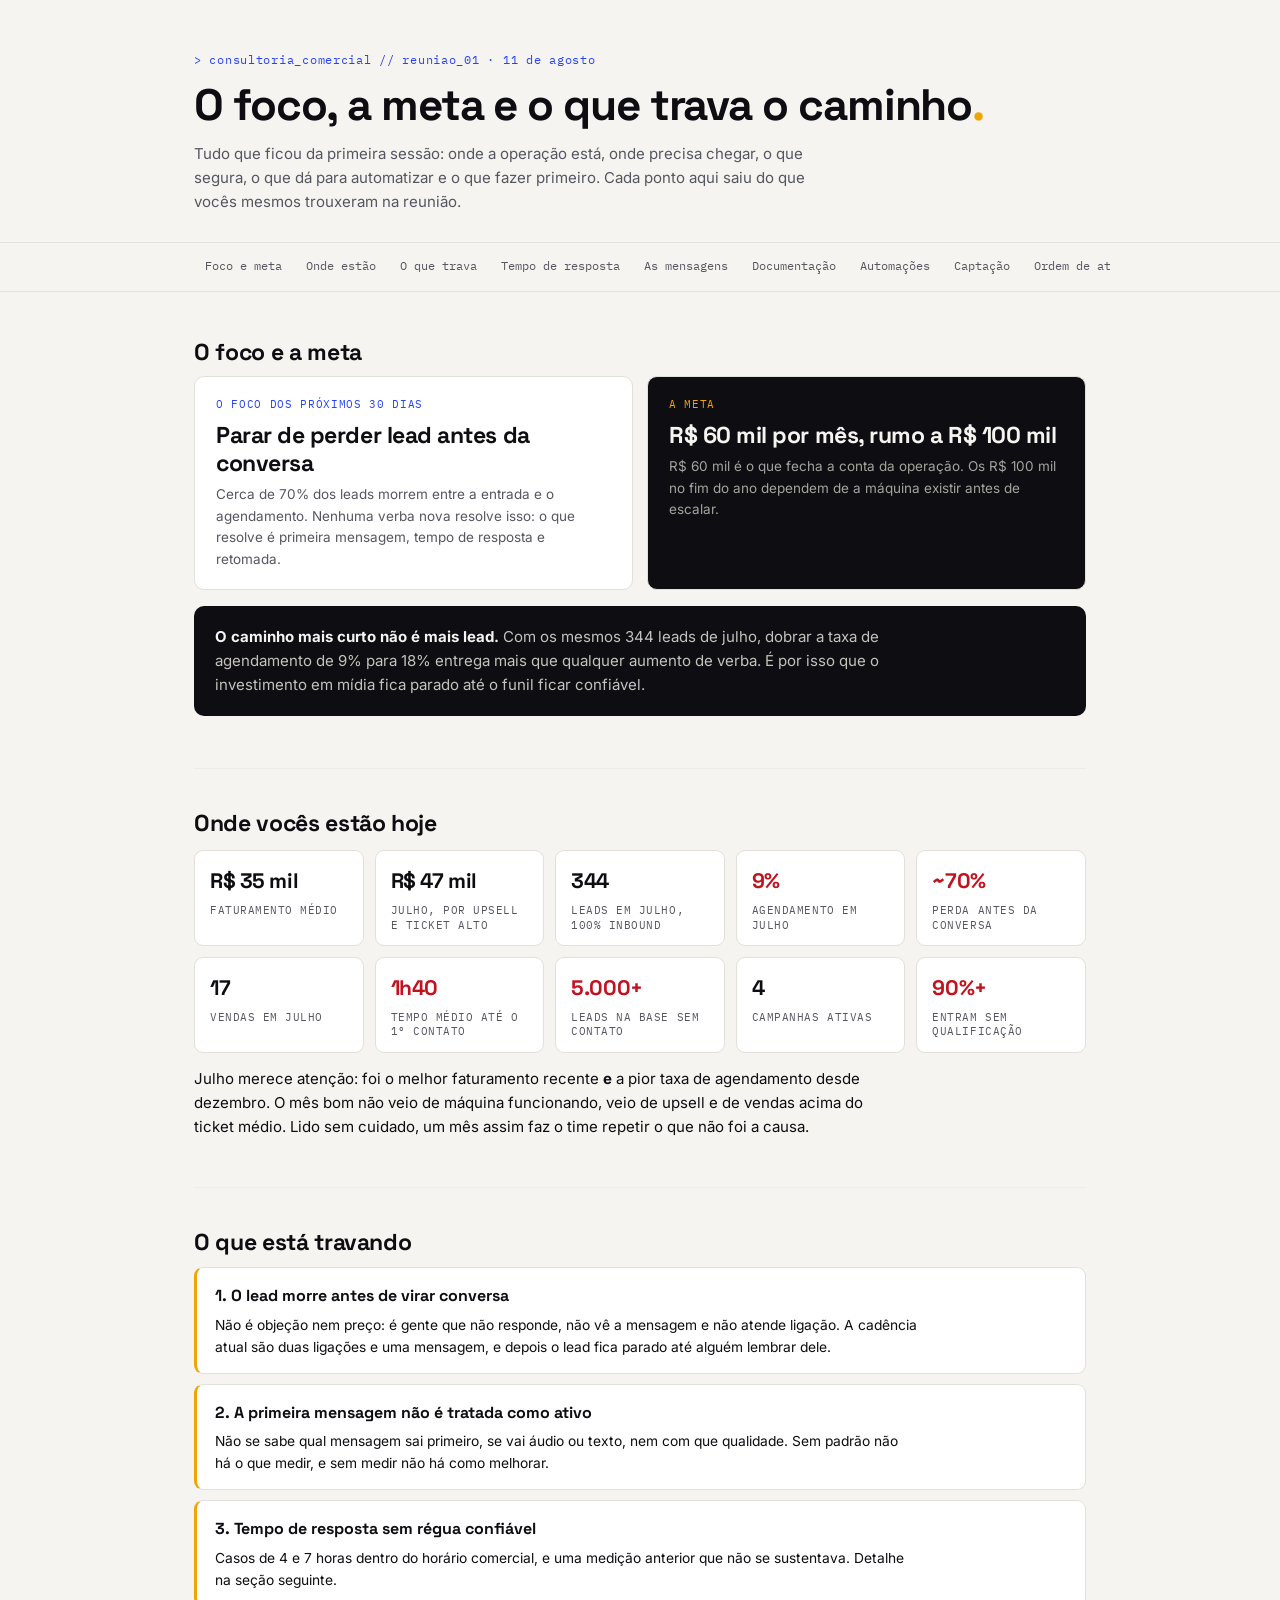
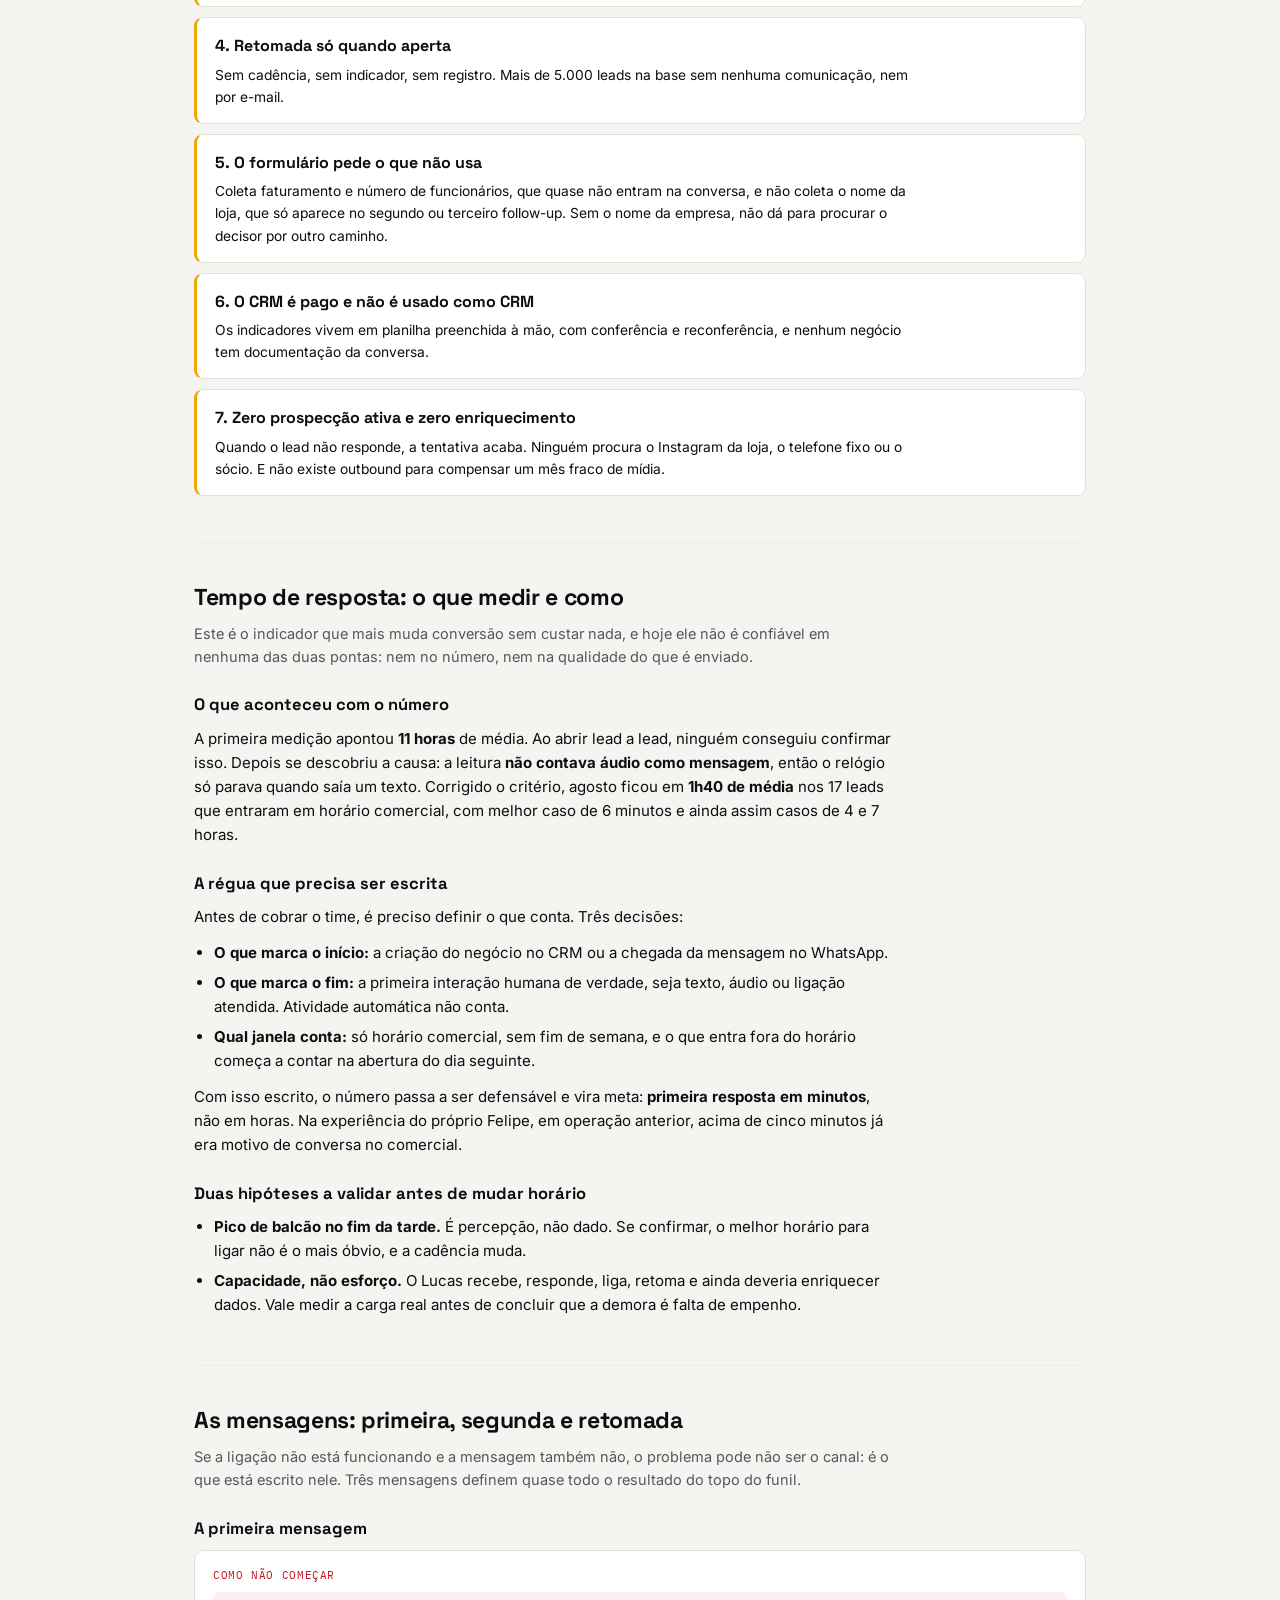
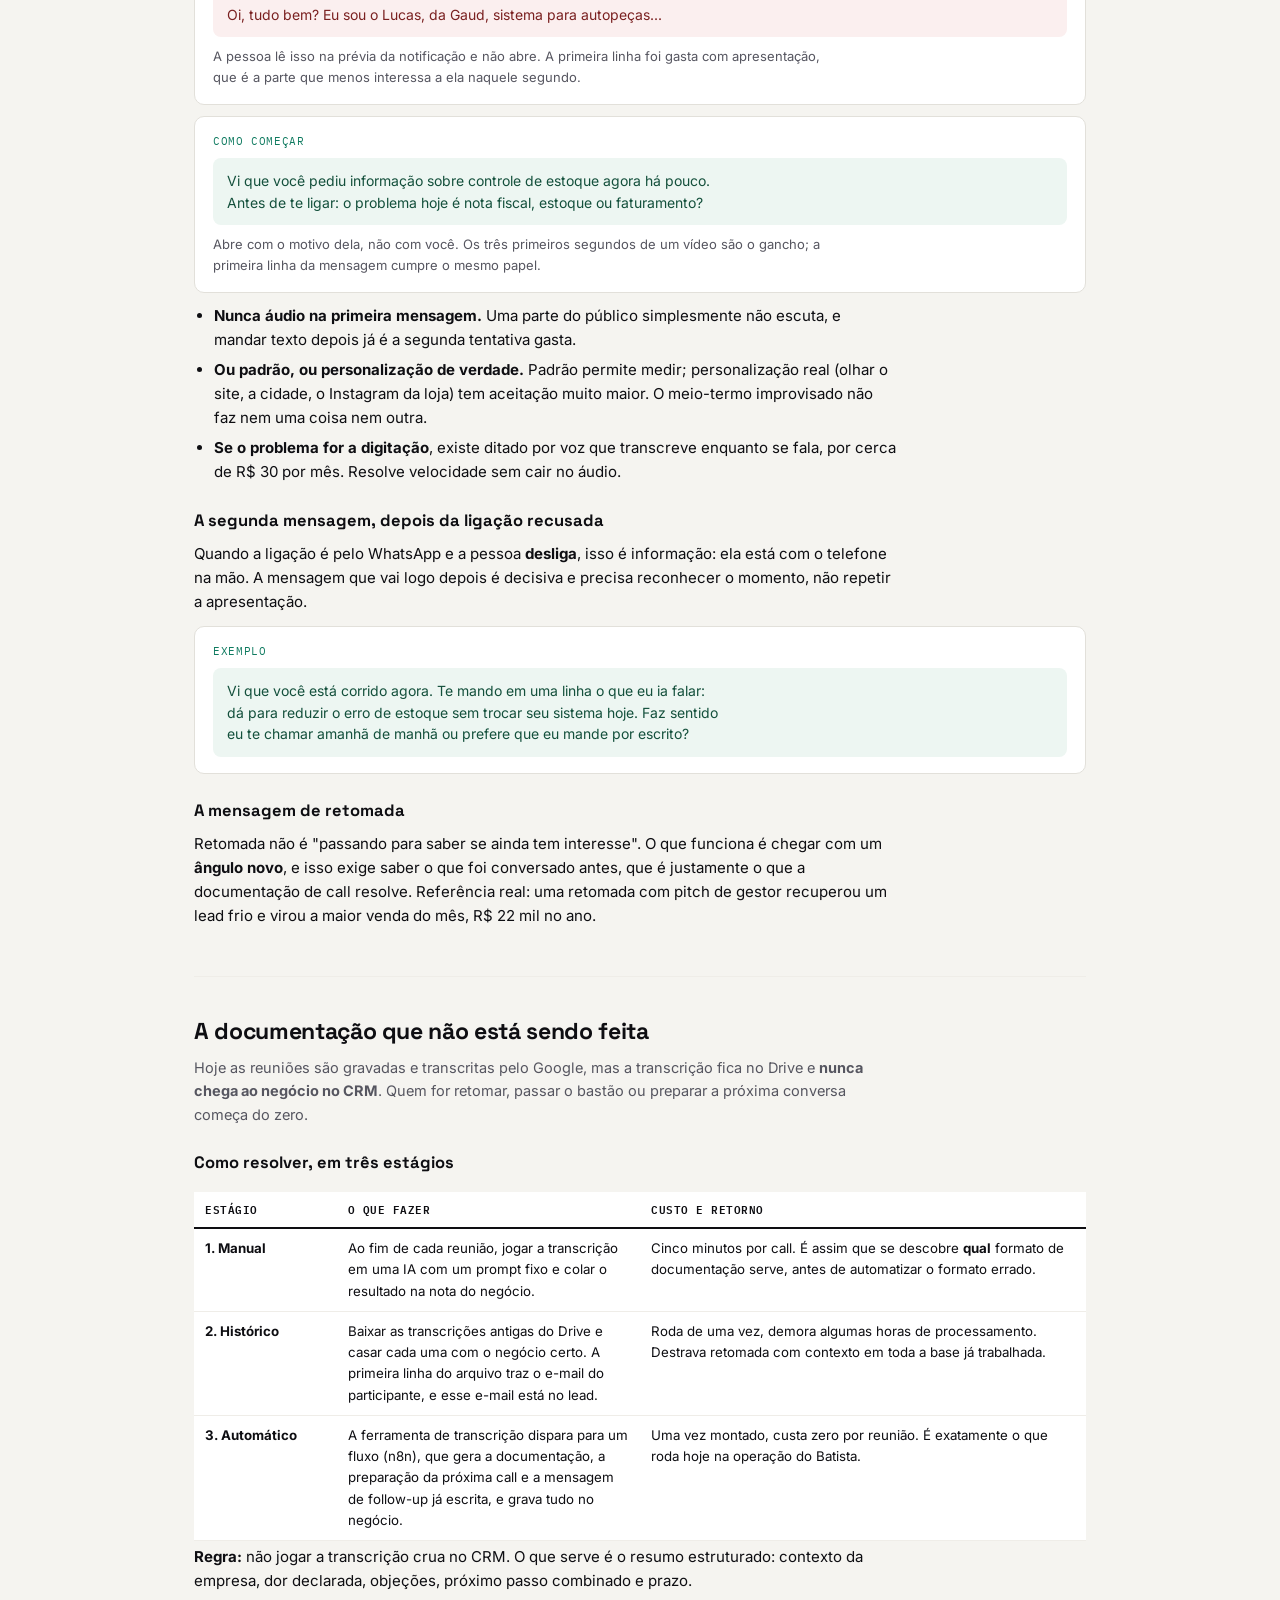
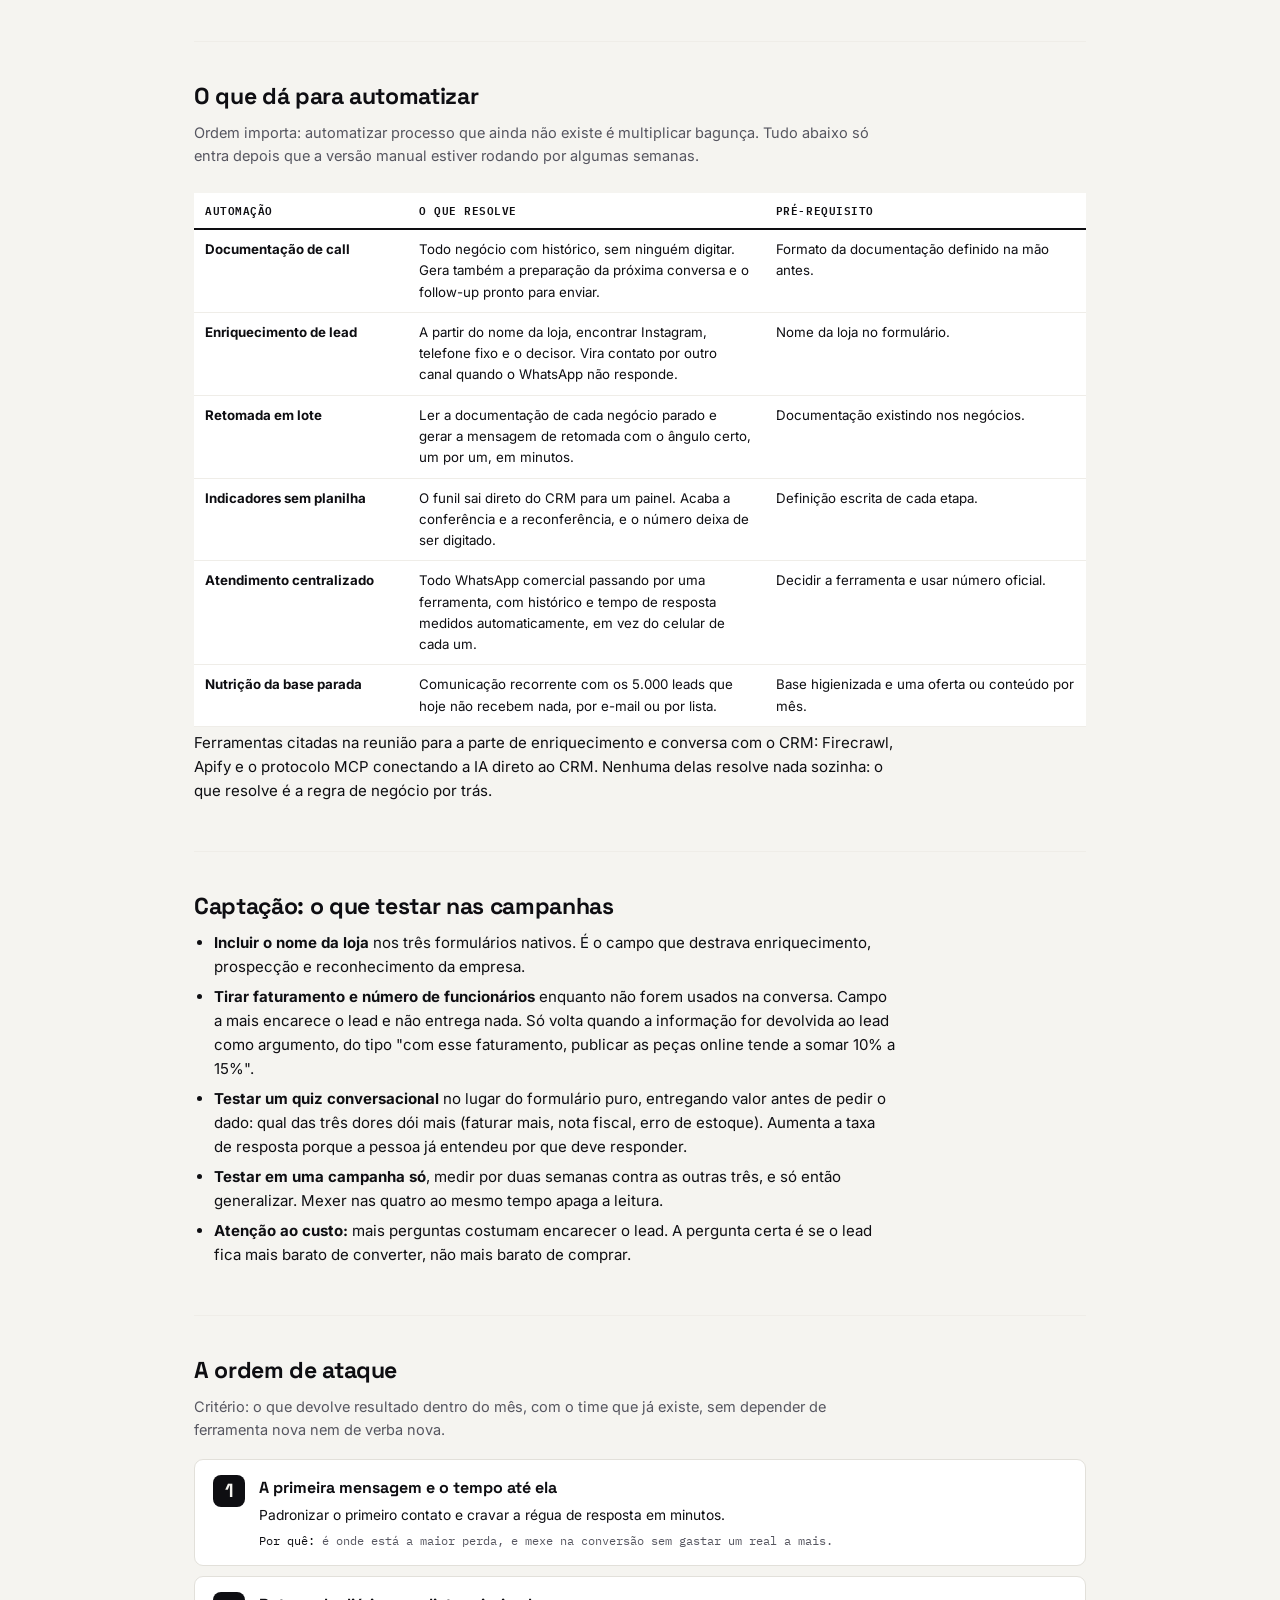
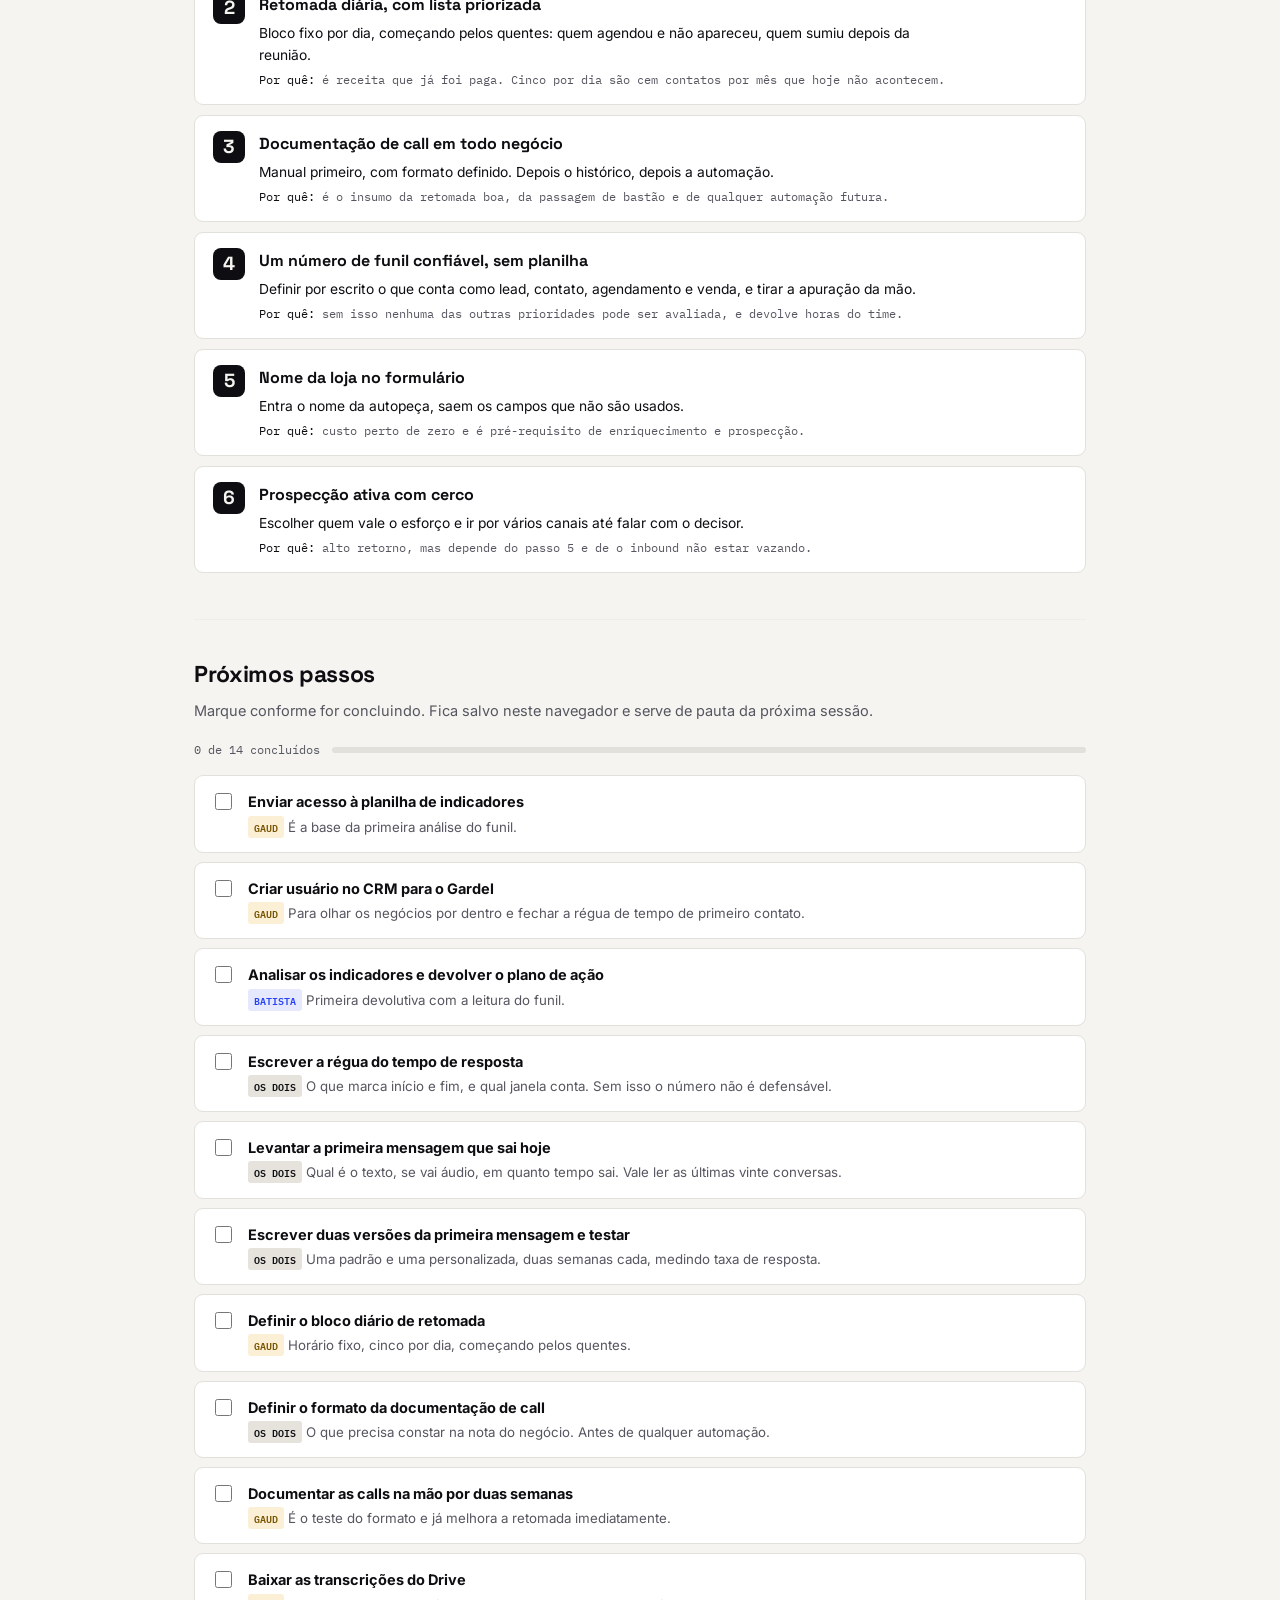
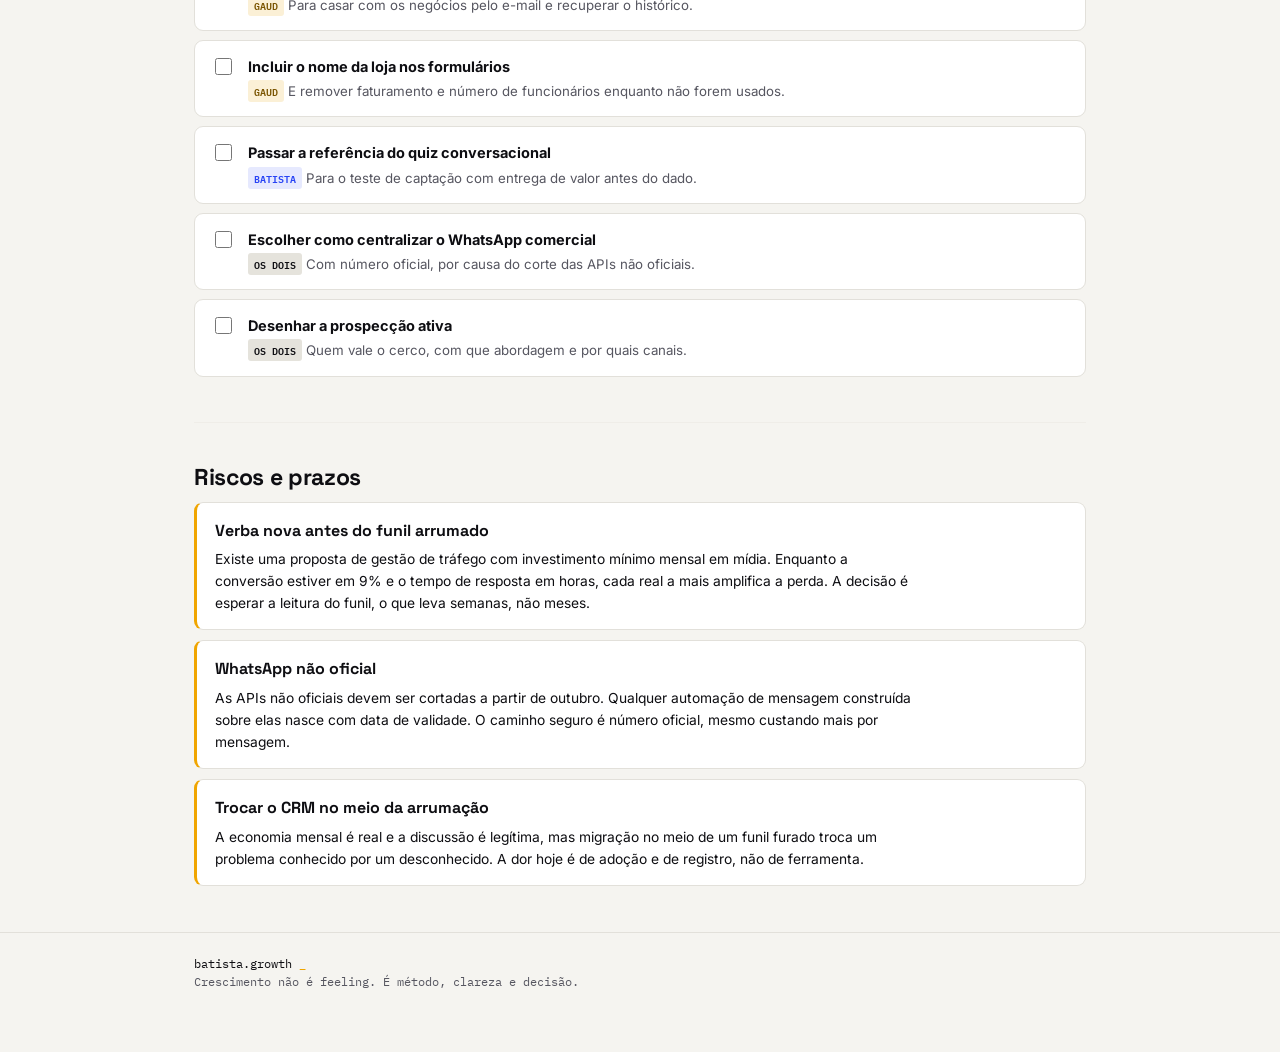
<file: gaud/docs/foco-e-prioridades.html>
<!doctype html>
<html lang="pt-BR">
<head>
<meta charset="utf-8">
<meta name="viewport" content="width=device-width, initial-scale=1">
<meta name="robots" content="noindex, nofollow">
<title>Foco e prioridades · Gaud</title>
<style>
@font-face{font-family:'Space Grotesk';src:url('../assets/fonts/space-grotesk-v22-latin-700.ttf');font-weight:700;font-display:swap}
@font-face{font-family:'Space Grotesk';src:url('../assets/fonts/space-grotesk-v22-latin-500.ttf');font-weight:500;font-display:swap}
@font-face{font-family:'Inter';src:url('../assets/fonts/inter-v20-latin-regular.ttf');font-weight:400;font-display:swap}
@font-face{font-family:'Inter';src:url('../assets/fonts/inter-v20-latin-500.ttf');font-weight:500;font-display:swap}
@font-face{font-family:'Inter';src:url('../assets/fonts/inter-v20-latin-700.ttf');font-weight:700;font-display:swap}
@font-face{font-family:'IBM Plex Mono';src:url('../assets/fonts/ibm-plex-mono-v20-latin-regular.ttf');font-weight:400;font-display:swap}
@font-face{font-family:'IBM Plex Mono';src:url('../assets/fonts/ibm-plex-mono-v20-latin-600.ttf');font-weight:600;font-display:swap}
:root{--porcelana:#F5F4F0;--branco:#FFF;--ink:#0E0E12;--grafite:#565660;--cobalto:#2743F5;--amber:#F0A500;--linha:#E2E0DA;--linha2:#EFEDE8;
--disp:'Space Grotesk',system-ui,sans-serif;--corpo:'Inter',system-ui,sans-serif;--mono:'IBM Plex Mono',ui-monospace,monospace}
*{box-sizing:border-box}
body{margin:0;background:var(--porcelana);color:var(--ink);font-family:var(--corpo);font-size:15px;line-height:1.6;-webkit-font-smoothing:antialiased}
.wrap{max-width:940px;margin:0 auto;padding:0 24px}
header{padding:50px 0 28px;border-bottom:1px solid var(--linha)}
.kick{font-family:var(--mono);font-size:12px;color:var(--cobalto);letter-spacing:.06em}
h1{font-family:var(--disp);font-weight:700;font-size:clamp(28px,4vw,44px);line-height:1.05;margin:13px 0 0;letter-spacing:-.025em}
h1 .dot{color:var(--amber)}
.sub{color:var(--grafite);max-width:72ch;margin:14px 0 0}
nav.idx{position:sticky;top:0;z-index:9;background:rgba(245,244,240,.96);backdrop-filter:blur(8px);border-bottom:1px solid var(--linha);margin-bottom:6px}
nav.idx .wrap{display:flex;gap:2px;overflow-x:auto}
nav.idx a{font-family:var(--mono);font-size:12px;color:var(--grafite);text-decoration:none;padding:13px 11px;white-space:nowrap;border-bottom:2px solid transparent}
nav.idx a:hover{color:var(--ink);border-bottom-color:var(--amber)}
section{padding:36px 0;border-bottom:1px solid var(--linha2);scroll-margin-top:48px}
section:last-of-type{border-bottom:0}
h2{font-family:var(--disp);font-size:23px;margin:0 0 6px;letter-spacing:-.015em}
h3{font-family:var(--disp);font-size:16.5px;margin:24px 0 8px}
.lead{color:var(--grafite);font-size:14.5px;margin:0 0 18px;max-width:78ch}
p{margin:0 0 12px;max-width:78ch}
ul{margin:0 0 12px;padding-left:20px;max-width:78ch}li{margin-bottom:6px}
b{font-weight:600}
.par{display:grid;grid-template-columns:1fr 1fr;gap:14px;margin:6px 0}
.par>div{border:1px solid var(--linha);background:var(--branco);border-radius:10px;padding:19px 21px}
.par .r{font-family:var(--mono);font-size:11px;text-transform:uppercase;letter-spacing:.06em;color:var(--cobalto);margin-bottom:7px}
.par .v{font-family:var(--disp);font-weight:700;font-size:23px;line-height:1.22;letter-spacing:-.02em}
.par .o{font-size:13.5px;color:var(--grafite);margin-top:7px}
.par>div.alvo{background:var(--ink)}.par>div.alvo .v{color:var(--porcelana)}.par>div.alvo .r{color:var(--amber)}.par>div.alvo .o{color:#A5A39D}
.n{display:grid;grid-template-columns:repeat(auto-fill,minmax(148px,1fr));gap:11px;margin:8px 0}
.n>div{border:1px solid var(--linha);background:var(--branco);border-radius:9px;padding:13px 15px}
.n .v{font-family:var(--disp);font-weight:700;font-size:21px;letter-spacing:-.02em}
.n .r{font-family:var(--mono);font-size:10.5px;text-transform:uppercase;letter-spacing:.05em;color:var(--grafite);margin-top:5px;line-height:1.4}
.n>div.mal .v{color:#C1121F}
.item{background:var(--branco);border:1px solid var(--linha);border-left:3px solid var(--amber);border-radius:9px;padding:15px 18px;margin-bottom:10px}
.item h4{font-family:var(--disp);font-size:16px;margin:0 0 5px}
.item p{font-size:13.8px;margin:0}
.pri{display:flex;gap:14px;align-items:flex-start;background:var(--branco);border:1px solid var(--linha);border-radius:9px;padding:15px 18px;margin-bottom:10px}
.pri .num{font-family:var(--disp);font-weight:700;font-size:19px;color:var(--porcelana);background:var(--ink);width:32px;height:32px;border-radius:8px;display:flex;align-items:center;justify-content:center;flex:none}
.pri h4{font-family:var(--disp);font-size:16px;margin:0 0 4px}
.pri p{font-size:13.8px;margin:0 0 5px}
.pri .pq{font-family:var(--mono);font-size:11.5px;color:var(--grafite)}
.pri .pq b{color:var(--ink);font-weight:500}
table{width:100%;border-collapse:collapse;background:var(--branco);font-size:13.3px;margin:8px 0 4px}
th{font-family:var(--mono);font-size:10.5px;text-transform:uppercase;letter-spacing:.05em;text-align:left;padding:9px 11px;border-bottom:2px solid var(--ink)}
td{padding:9px 11px;border-bottom:1px solid var(--linha2);vertical-align:top}
.tw{overflow-x:auto}
.tag{font-family:var(--mono);font-size:10px;font-weight:600;text-transform:uppercase;padding:2px 6px;border-radius:3px;white-space:nowrap}
.tag.b{background:#E6E9FE;color:var(--cobalto)}.tag.g{background:#FBF0D6;color:#7A5400}.tag.d{background:#E5E3DC;color:var(--ink)}
.msg{background:var(--branco);border:1px solid var(--linha);border-radius:10px;padding:16px 18px;margin-bottom:11px}
.msg .rot{font-family:var(--mono);font-size:10.5px;text-transform:uppercase;letter-spacing:.06em;margin-bottom:8px}
.msg.nao .rot{color:#C1121F}.msg.sim .rot{color:#0E7A5F}
.msg pre{font-family:var(--corpo);font-size:14px;white-space:pre-wrap;margin:0;padding:12px 14px;border-radius:8px;line-height:1.55}
.msg.nao pre{background:#FBEFEF;color:#7A2020}.msg.sim pre{background:#EDF6F2;color:#14503C}
.msg .obs{font-size:13px;color:var(--grafite);margin:9px 0 0}
.palco{background:var(--ink);color:#C4C2BC;border-radius:10px;padding:19px 21px;margin:16px 0}
.palco b{color:var(--porcelana)}
/* próximos passos marcáveis */
.prog{display:flex;align-items:center;gap:12px;margin:4px 0 16px;font-family:var(--mono);font-size:12px;color:var(--grafite)}
.prog .bar{flex:1;height:6px;background:var(--linha);border-radius:99px;overflow:hidden}
.prog .bar i{display:block;height:100%;width:0;background:var(--amber);transition:width .3s}
.passo{display:flex;gap:13px;align-items:flex-start;background:var(--branco);border:1px solid var(--linha);border-radius:9px;padding:14px 16px;margin-bottom:9px}
.passo input{margin-top:3px;width:17px;height:17px;flex:none;accent-color:var(--cobalto);cursor:pointer}
.passo .txt b{display:block;font-size:14.5px;margin-bottom:3px}
.passo .txt p{font-size:13.3px;color:var(--grafite);margin:0}
.passo.ok{background:#FBFAF7;border-color:#CFCCC3}
.passo.ok .txt b{text-decoration:line-through;color:var(--grafite)}
footer{padding:22px 0 60px;font-family:var(--mono);font-size:11.5px;color:var(--grafite);border-top:1px solid var(--linha)}
footer b{color:var(--ink);font-weight:500}.cur{color:var(--amber)}
@media(max-width:640px){.par{grid-template-columns:1fr}}
</style>
</head>
<body>

<header><div class="wrap">
  <div class="kick">&gt; consultoria_comercial // reuniao_01 · 11 de agosto</div>
  <h1>O foco, a meta e o que trava o caminho<span class="dot">.</span></h1>
  <p class="sub">Tudo que ficou da primeira sessão: onde a operação está, onde precisa chegar, o que segura, o que dá para automatizar e o que fazer primeiro. Cada ponto aqui saiu do que vocês mesmos trouxeram na reunião.</p>
</div></header>

<nav class="idx"><div class="wrap">
  <a href="#foco">Foco e meta</a>
  <a href="#hoje">Onde estão</a>
  <a href="#trava">O que trava</a>
  <a href="#tempo">Tempo de resposta</a>
  <a href="#mensagens">As mensagens</a>
  <a href="#doc">Documentação</a>
  <a href="#auto">Automações</a>
  <a href="#captacao">Captação</a>
  <a href="#ordem">Ordem de ataque</a>
  <a href="#passos">Próximos passos</a>
  <a href="#riscos">Riscos</a>
</div></nav>

<div class="wrap">

<section id="foco">
  <h2>O foco e a meta</h2>
  <div class="par">
    <div><div class="r">o foco dos próximos 30 dias</div><div class="v">Parar de perder lead antes da conversa</div><div class="o">Cerca de 70% dos leads morrem entre a entrada e o agendamento. Nenhuma verba nova resolve isso: o que resolve é primeira mensagem, tempo de resposta e retomada.</div></div>
    <div class="alvo"><div class="r">a meta</div><div class="v">R$ 60 mil por mês, rumo a R$ 100 mil</div><div class="o">R$ 60 mil é o que fecha a conta da operação. Os R$ 100 mil no fim do ano dependem de a máquina existir antes de escalar.</div></div>
  </div>
  <div class="palco"><p style="margin:0"><b>O caminho mais curto não é mais lead.</b> Com os mesmos 344 leads de julho, dobrar a taxa de agendamento de 9% para 18% entrega mais que qualquer aumento de verba. É por isso que o investimento em mídia fica parado até o funil ficar confiável.</p></div>
</section>

<section id="hoje">
  <h2>Onde vocês estão hoje</h2>
  <div class="n">
    <div><div class="v">R$ 35 mil</div><div class="r">faturamento médio</div></div>
    <div><div class="v">R$ 47 mil</div><div class="r">julho, por upsell e ticket alto</div></div>
    <div><div class="v">344</div><div class="r">leads em julho, 100% inbound</div></div>
    <div class="mal"><div class="v">9%</div><div class="r">agendamento em julho</div></div>
    <div class="mal"><div class="v">~70%</div><div class="r">perda antes da conversa</div></div>
    <div><div class="v">17</div><div class="r">vendas em julho</div></div>
    <div class="mal"><div class="v">1h40</div><div class="r">tempo médio até o 1º contato</div></div>
    <div class="mal"><div class="v">5.000+</div><div class="r">leads na base sem contato</div></div>
    <div><div class="v">4</div><div class="r">campanhas ativas</div></div>
    <div class="mal"><div class="v">90%+</div><div class="r">entram sem qualificação</div></div>
  </div>
  <p style="margin-top:14px">Julho merece atenção: foi o melhor faturamento recente <b>e</b> a pior taxa de agendamento desde dezembro. O mês bom não veio de máquina funcionando, veio de upsell e de vendas acima do ticket médio. Lido sem cuidado, um mês assim faz o time repetir o que não foi a causa.</p>
</section>

<section id="trava">
  <h2>O que está travando</h2>
  <div class="item"><h4>1. O lead morre antes de virar conversa</h4><p>Não é objeção nem preço: é gente que não responde, não vê a mensagem e não atende ligação. A cadência atual são duas ligações e uma mensagem, e depois o lead fica parado até alguém lembrar dele.</p></div>
  <div class="item"><h4>2. A primeira mensagem não é tratada como ativo</h4><p>Não se sabe qual mensagem sai primeiro, se vai áudio ou texto, nem com que qualidade. Sem padrão não há o que medir, e sem medir não há como melhorar.</p></div>
  <div class="item"><h4>3. Tempo de resposta sem régua confiável</h4><p>Casos de 4 e 7 horas dentro do horário comercial, e uma medição anterior que não se sustentava. Detalhe na seção seguinte.</p></div>
  <div class="item"><h4>4. Retomada só quando aperta</h4><p>Sem cadência, sem indicador, sem registro. Mais de 5.000 leads na base sem nenhuma comunicação, nem por e-mail.</p></div>
  <div class="item"><h4>5. O formulário pede o que não usa</h4><p>Coleta faturamento e número de funcionários, que quase não entram na conversa, e não coleta o nome da loja, que só aparece no segundo ou terceiro follow-up. Sem o nome da empresa, não dá para procurar o decisor por outro caminho.</p></div>
  <div class="item"><h4>6. O CRM é pago e não é usado como CRM</h4><p>Os indicadores vivem em planilha preenchida à mão, com conferência e reconferência, e nenhum negócio tem documentação da conversa.</p></div>
  <div class="item"><h4>7. Zero prospecção ativa e zero enriquecimento</h4><p>Quando o lead não responde, a tentativa acaba. Ninguém procura o Instagram da loja, o telefone fixo ou o sócio. E não existe outbound para compensar um mês fraco de mídia.</p></div>
</section>

<section id="tempo">
  <h2>Tempo de resposta: o que medir e como</h2>
  <p class="lead">Este é o indicador que mais muda conversão sem custar nada, e hoje ele não é confiável em nenhuma das duas pontas: nem no número, nem na qualidade do que é enviado.</p>

  <h3>O que aconteceu com o número</h3>
  <p>A primeira medição apontou <b>11 horas</b> de média. Ao abrir lead a lead, ninguém conseguiu confirmar isso. Depois se descobriu a causa: a leitura <b>não contava áudio como mensagem</b>, então o relógio só parava quando saía um texto. Corrigido o critério, agosto ficou em <b>1h40 de média</b> nos 17 leads que entraram em horário comercial, com melhor caso de 6 minutos e ainda assim casos de 4 e 7 horas.</p>

  <h3>A régua que precisa ser escrita</h3>
  <p>Antes de cobrar o time, é preciso definir o que conta. Três decisões:</p>
  <ul>
    <li><b>O que marca o início:</b> a criação do negócio no CRM ou a chegada da mensagem no WhatsApp.</li>
    <li><b>O que marca o fim:</b> a primeira interação humana de verdade, seja texto, áudio ou ligação atendida. Atividade automática não conta.</li>
    <li><b>Qual janela conta:</b> só horário comercial, sem fim de semana, e o que entra fora do horário começa a contar na abertura do dia seguinte.</li>
  </ul>
  <p>Com isso escrito, o número passa a ser defensável e vira meta: <b>primeira resposta em minutos</b>, não em horas. Na experiência do próprio Felipe, em operação anterior, acima de cinco minutos já era motivo de conversa no comercial.</p>

  <h3>Duas hipóteses a validar antes de mudar horário</h3>
  <ul>
    <li><b>Pico de balcão no fim da tarde.</b> É percepção, não dado. Se confirmar, o melhor horário para ligar não é o mais óbvio, e a cadência muda.</li>
    <li><b>Capacidade, não esforço.</b> O Lucas recebe, responde, liga, retoma e ainda deveria enriquecer dados. Vale medir a carga real antes de concluir que a demora é falta de empenho.</li>
  </ul>
</section>

<section id="mensagens">
  <h2>As mensagens: primeira, segunda e retomada</h2>
  <p class="lead">Se a ligação não está funcionando e a mensagem também não, o problema pode não ser o canal: é o que está escrito nele. Três mensagens definem quase todo o resultado do topo do funil.</p>

  <h3>A primeira mensagem</h3>
  <div class="msg nao">
    <div class="rot">como não começar</div>
    <pre>Oi, tudo bem? Eu sou o Lucas, da Gaud, sistema para autopeças...</pre>
    <p class="obs">A pessoa lê isso na prévia da notificação e não abre. A primeira linha foi gasta com apresentação, que é a parte que menos interessa a ela naquele segundo.</p>
  </div>
  <div class="msg sim">
    <div class="rot">como começar</div>
    <pre>Vi que você pediu informação sobre controle de estoque agora há pouco.
Antes de te ligar: o problema hoje é nota fiscal, estoque ou faturamento?</pre>
    <p class="obs">Abre com o motivo dela, não com você. Os três primeiros segundos de um vídeo são o gancho; a primeira linha da mensagem cumpre o mesmo papel.</p>
  </div>
  <ul>
    <li><b>Nunca áudio na primeira mensagem.</b> Uma parte do público simplesmente não escuta, e mandar texto depois já é a segunda tentativa gasta.</li>
    <li><b>Ou padrão, ou personalização de verdade.</b> Padrão permite medir; personalização real (olhar o site, a cidade, o Instagram da loja) tem aceitação muito maior. O meio-termo improvisado não faz nem uma coisa nem outra.</li>
    <li><b>Se o problema for a digitação</b>, existe ditado por voz que transcreve enquanto se fala, por cerca de R$ 30 por mês. Resolve velocidade sem cair no áudio.</li>
  </ul>

  <h3>A segunda mensagem, depois da ligação recusada</h3>
  <p>Quando a ligação é pelo WhatsApp e a pessoa <b>desliga</b>, isso é informação: ela está com o telefone na mão. A mensagem que vai logo depois é decisiva e precisa reconhecer o momento, não repetir a apresentação.</p>
  <div class="msg sim">
    <div class="rot">exemplo</div>
    <pre>Vi que você está corrido agora. Te mando em uma linha o que eu ia falar:
dá para reduzir o erro de estoque sem trocar seu sistema hoje. Faz sentido
eu te chamar amanhã de manhã ou prefere que eu mande por escrito?</pre>
  </div>

  <h3>A mensagem de retomada</h3>
  <p>Retomada não é "passando para saber se ainda tem interesse". O que funciona é chegar com um <b>ângulo novo</b>, e isso exige saber o que foi conversado antes, que é justamente o que a documentação de call resolve. Referência real: uma retomada com pitch de gestor recuperou um lead frio e virou a maior venda do mês, R$ 22 mil no ano.</p>
</section>

<section id="doc">
  <h2>A documentação que não está sendo feita</h2>
  <p class="lead">Hoje as reuniões são gravadas e transcritas pelo Google, mas a transcrição fica no Drive e <b>nunca chega ao negócio no CRM</b>. Quem for retomar, passar o bastão ou preparar a próxima conversa começa do zero.</p>

  <h3>Como resolver, em três estágios</h3>
  <div class="tw"><table>
    <tr><th style="width:16%">Estágio</th><th style="width:34%">O que fazer</th><th>Custo e retorno</th></tr>
    <tr><td><b>1. Manual</b></td><td>Ao fim de cada reunião, jogar a transcrição em uma IA com um prompt fixo e colar o resultado na nota do negócio.</td><td>Cinco minutos por call. É assim que se descobre <b>qual</b> formato de documentação serve, antes de automatizar o formato errado.</td></tr>
    <tr><td><b>2. Histórico</b></td><td>Baixar as transcrições antigas do Drive e casar cada uma com o negócio certo. A primeira linha do arquivo traz o e-mail do participante, e esse e-mail está no lead.</td><td>Roda de uma vez, demora algumas horas de processamento. Destrava retomada com contexto em toda a base já trabalhada.</td></tr>
    <tr><td><b>3. Automático</b></td><td>A ferramenta de transcrição dispara para um fluxo (n8n), que gera a documentação, a preparação da próxima call e a mensagem de follow-up já escrita, e grava tudo no negócio.</td><td>Uma vez montado, custa zero por reunião. É exatamente o que roda hoje na operação do Batista.</td></tr>
  </table></div>
  <p><b>Regra:</b> não jogar a transcrição crua no CRM. O que serve é o resumo estruturado: contexto da empresa, dor declarada, objeções, próximo passo combinado e prazo.</p>
</section>

<section id="auto">
  <h2>O que dá para automatizar</h2>
  <p class="lead">Ordem importa: automatizar processo que ainda não existe é multiplicar bagunça. Tudo abaixo só entra depois que a versão manual estiver rodando por algumas semanas.</p>
  <div class="tw"><table>
    <tr><th style="width:24%">Automação</th><th style="width:40%">O que resolve</th><th>Pré-requisito</th></tr>
    <tr><td><b>Documentação de call</b></td><td>Todo negócio com histórico, sem ninguém digitar. Gera também a preparação da próxima conversa e o follow-up pronto para enviar.</td><td>Formato da documentação definido na mão antes.</td></tr>
    <tr><td><b>Enriquecimento de lead</b></td><td>A partir do nome da loja, encontrar Instagram, telefone fixo e o decisor. Vira contato por outro canal quando o WhatsApp não responde.</td><td>Nome da loja no formulário.</td></tr>
    <tr><td><b>Retomada em lote</b></td><td>Ler a documentação de cada negócio parado e gerar a mensagem de retomada com o ângulo certo, um por um, em minutos.</td><td>Documentação existindo nos negócios.</td></tr>
    <tr><td><b>Indicadores sem planilha</b></td><td>O funil sai direto do CRM para um painel. Acaba a conferência e a reconferência, e o número deixa de ser digitado.</td><td>Definição escrita de cada etapa.</td></tr>
    <tr><td><b>Atendimento centralizado</b></td><td>Todo WhatsApp comercial passando por uma ferramenta, com histórico e tempo de resposta medidos automaticamente, em vez do celular de cada um.</td><td>Decidir a ferramenta e usar número oficial.</td></tr>
    <tr><td><b>Nutrição da base parada</b></td><td>Comunicação recorrente com os 5.000 leads que hoje não recebem nada, por e-mail ou por lista.</td><td>Base higienizada e uma oferta ou conteúdo por mês.</td></tr>
  </table></div>
  <p>Ferramentas citadas na reunião para a parte de enriquecimento e conversa com o CRM: Firecrawl, Apify e o protocolo MCP conectando a IA direto ao CRM. Nenhuma delas resolve nada sozinha: o que resolve é a regra de negócio por trás.</p>
</section>

<section id="captacao">
  <h2>Captação: o que testar nas campanhas</h2>
  <ul>
    <li><b>Incluir o nome da loja</b> nos três formulários nativos. É o campo que destrava enriquecimento, prospecção e reconhecimento da empresa.</li>
    <li><b>Tirar faturamento e número de funcionários</b> enquanto não forem usados na conversa. Campo a mais encarece o lead e não entrega nada. Só volta quando a informação for devolvida ao lead como argumento, do tipo "com esse faturamento, publicar as peças online tende a somar 10% a 15%".</li>
    <li><b>Testar um quiz conversacional</b> no lugar do formulário puro, entregando valor antes de pedir o dado: qual das três dores dói mais (faturar mais, nota fiscal, erro de estoque). Aumenta a taxa de resposta porque a pessoa já entendeu por que deve responder.</li>
    <li><b>Testar em uma campanha só</b>, medir por duas semanas contra as outras três, e só então generalizar. Mexer nas quatro ao mesmo tempo apaga a leitura.</li>
    <li><b>Atenção ao custo:</b> mais perguntas costumam encarecer o lead. A pergunta certa é se o lead fica mais barato de converter, não mais barato de comprar.</li>
  </ul>
</section>

<section id="ordem">
  <h2>A ordem de ataque</h2>
  <p class="lead">Critério: o que devolve resultado dentro do mês, com o time que já existe, sem depender de ferramenta nova nem de verba nova.</p>
  <div class="pri"><div class="num">1</div><div><h4>A primeira mensagem e o tempo até ela</h4><p>Padronizar o primeiro contato e cravar a régua de resposta em minutos.</p><div class="pq"><b>Por quê:</b> é onde está a maior perda, e mexe na conversão sem gastar um real a mais.</div></div></div>
  <div class="pri"><div class="num">2</div><div><h4>Retomada diária, com lista priorizada</h4><p>Bloco fixo por dia, começando pelos quentes: quem agendou e não apareceu, quem sumiu depois da reunião.</p><div class="pq"><b>Por quê:</b> é receita que já foi paga. Cinco por dia são cem contatos por mês que hoje não acontecem.</div></div></div>
  <div class="pri"><div class="num">3</div><div><h4>Documentação de call em todo negócio</h4><p>Manual primeiro, com formato definido. Depois o histórico, depois a automação.</p><div class="pq"><b>Por quê:</b> é o insumo da retomada boa, da passagem de bastão e de qualquer automação futura.</div></div></div>
  <div class="pri"><div class="num">4</div><div><h4>Um número de funil confiável, sem planilha</h4><p>Definir por escrito o que conta como lead, contato, agendamento e venda, e tirar a apuração da mão.</p><div class="pq"><b>Por quê:</b> sem isso nenhuma das outras prioridades pode ser avaliada, e devolve horas do time.</div></div></div>
  <div class="pri"><div class="num">5</div><div><h4>Nome da loja no formulário</h4><p>Entra o nome da autopeça, saem os campos que não são usados.</p><div class="pq"><b>Por quê:</b> custo perto de zero e é pré-requisito de enriquecimento e prospecção.</div></div></div>
  <div class="pri"><div class="num">6</div><div><h4>Prospecção ativa com cerco</h4><p>Escolher quem vale o esforço e ir por vários canais até falar com o decisor.</p><div class="pq"><b>Por quê:</b> alto retorno, mas depende do passo 5 e de o inbound não estar vazando.</div></div></div>
</section>

<section id="passos">
  <h2>Próximos passos</h2>
  <p class="lead">Marque conforme for concluindo. Fica salvo neste navegador e serve de pauta da próxima sessão.</p>
  <div class="prog"><span id="pct">0 de 0</span><div class="bar"><i id="bar"></i></div></div>
  <div id="lista"></div>
</section>

<section id="riscos">
  <h2>Riscos e prazos</h2>
  <div class="item"><h4>Verba nova antes do funil arrumado</h4><p>Existe uma proposta de gestão de tráfego com investimento mínimo mensal em mídia. Enquanto a conversão estiver em 9% e o tempo de resposta em horas, cada real a mais amplifica a perda. A decisão é esperar a leitura do funil, o que leva semanas, não meses.</p></div>
  <div class="item"><h4>WhatsApp não oficial</h4><p>As APIs não oficiais devem ser cortadas a partir de outubro. Qualquer automação de mensagem construída sobre elas nasce com data de validade. O caminho seguro é número oficial, mesmo custando mais por mensagem.</p></div>
  <div class="item"><h4>Trocar o CRM no meio da arrumação</h4><p>A economia mensal é real e a discussão é legítima, mas migração no meio de um funil furado troca um problema conhecido por um desconhecido. A dor hoje é de adoção e de registro, não de ferramenta.</p></div>
</section>

</div>

<footer><div class="wrap">
  <b>batista.growth</b> <span class="cur">_</span><br>
  Crescimento não é feeling. É método, clareza e decisão.
</div></footer>

<script>
/* Próximos passos: quem faz, o que é, e o estado salvo no navegador. */
const PASSOS = [
  ['gaud','Enviar acesso à planilha de indicadores','É a base da primeira análise do funil.'],
  ['gaud','Criar usuário no CRM para o Gardel','Para olhar os negócios por dentro e fechar a régua de tempo de primeiro contato.'],
  ['batista','Analisar os indicadores e devolver o plano de ação','Primeira devolutiva com a leitura do funil.'],
  ['dois','Escrever a régua do tempo de resposta','O que marca início e fim, e qual janela conta. Sem isso o número não é defensável.'],
  ['dois','Levantar a primeira mensagem que sai hoje','Qual é o texto, se vai áudio, em quanto tempo sai. Vale ler as últimas vinte conversas.'],
  ['dois','Escrever duas versões da primeira mensagem e testar','Uma padrão e uma personalizada, duas semanas cada, medindo taxa de resposta.'],
  ['gaud','Definir o bloco diário de retomada','Horário fixo, cinco por dia, começando pelos quentes.'],
  ['dois','Definir o formato da documentação de call','O que precisa constar na nota do negócio. Antes de qualquer automação.'],
  ['gaud','Documentar as calls na mão por duas semanas','É o teste do formato e já melhora a retomada imediatamente.'],
  ['gaud','Baixar as transcrições do Drive','Para casar com os negócios pelo e-mail e recuperar o histórico.'],
  ['gaud','Incluir o nome da loja nos formulários','E remover faturamento e número de funcionários enquanto não forem usados.'],
  ['batista','Passar a referência do quiz conversacional','Para o teste de captação com entrega de valor antes do dado.'],
  ['dois','Escolher como centralizar o WhatsApp comercial','Com número oficial, por causa do corte das APIs não oficiais.'],
  ['dois','Desenhar a prospecção ativa','Quem vale o cerco, com que abordagem e por quais canais.'],
];
const ROT = {gaud:['Gaud','g'], batista:['Batista','b'], dois:['Os dois','d']};
const CHAVE = 'gaud-passos-v1';
let estado = {};
try{ estado = JSON.parse(localStorage.getItem(CHAVE) || '{}'); }catch(e){ estado = {}; }

function pinta(){
  const feitos = PASSOS.filter((_,i) => estado['p'+i]).length;
  document.getElementById('pct').textContent = feitos + ' de ' + PASSOS.length + ' concluídos';
  document.getElementById('bar').style.width = (PASSOS.length ? feitos/PASSOS.length*100 : 0) + '%';
}
document.getElementById('lista').innerHTML = PASSOS.map(([quem,titulo,det],i) => `
  <label class="passo ${estado['p'+i]?'ok':''}" id="ps${i}">
    <input type="checkbox" data-i="${i}" ${estado['p'+i]?'checked':''}>
    <span class="txt"><b>${titulo}</b><p><span class="tag ${ROT[quem][1]}">${ROT[quem][0]}</span> ${det}</p></span>
  </label>`).join('');
document.querySelectorAll('.passo input').forEach(c => c.addEventListener('change', () => {
  estado['p'+c.dataset.i] = c.checked;
  document.getElementById('ps'+c.dataset.i).classList.toggle('ok', c.checked);
  localStorage.setItem(CHAVE, JSON.stringify(estado));
  pinta();
}));
pinta();
</script>
</body>
</html>
</file>
